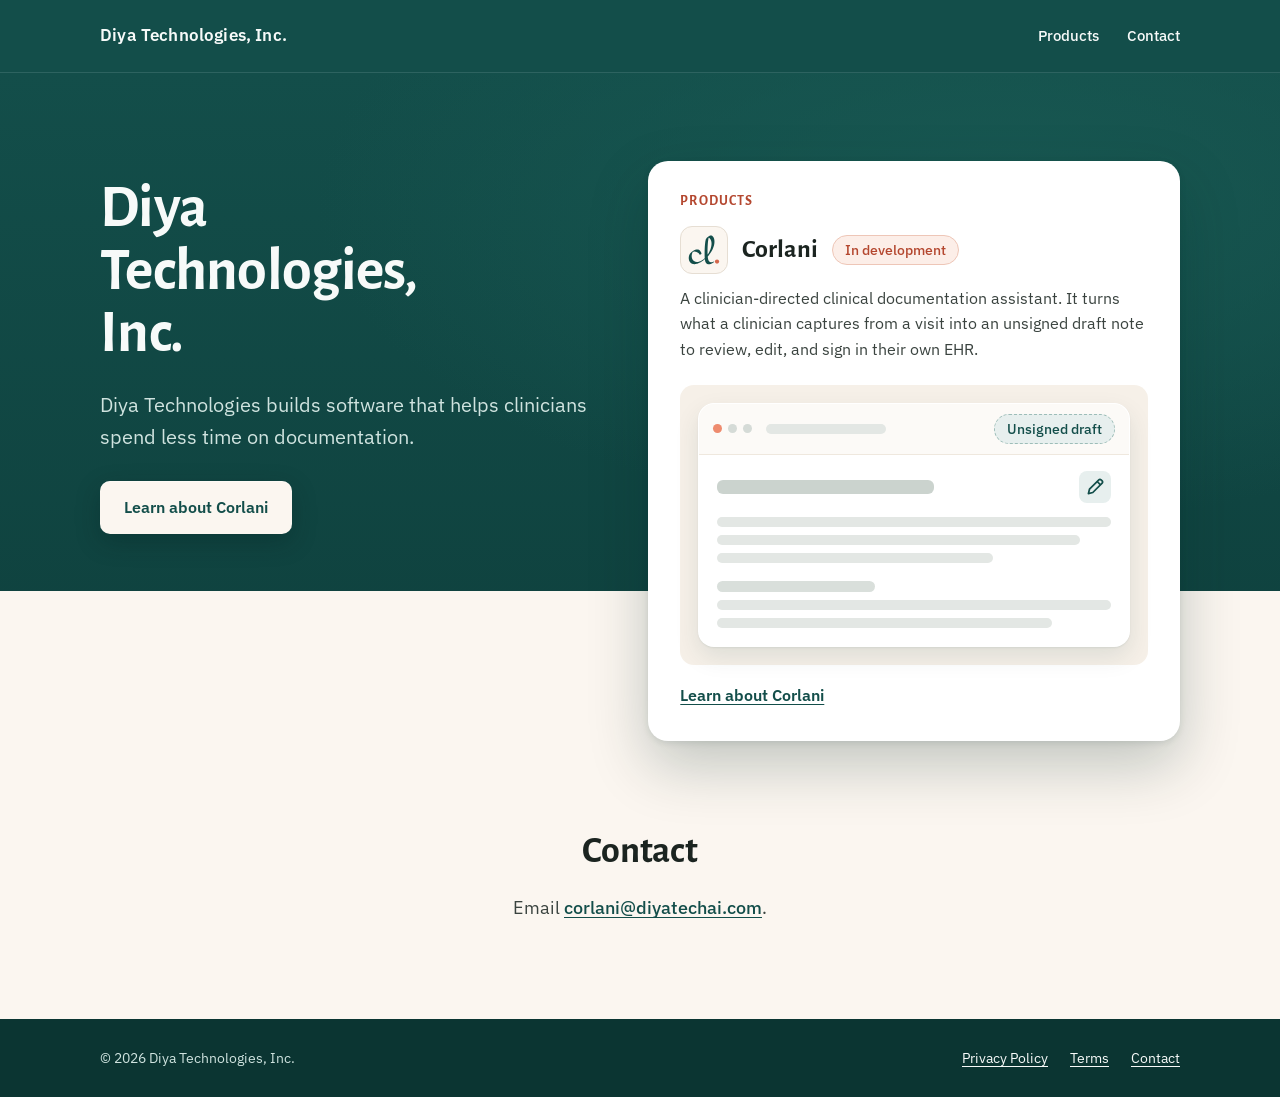
<file: index.html>
<!doctype html>
<html lang="en">
<head>
<meta charset="utf-8">
<meta name="viewport" content="width=device-width, initial-scale=1">
<title>Diya Technologies, Inc.</title>
<meta name="description" content="Diya Technologies, Inc. builds software that helps clinicians spend less time on documentation.">
<meta name="theme-color" content="#134E4A">
<link rel="icon" href="/corlani/logo/favicon.svg" type="image/svg+xml">
<link rel="icon" href="/corlani/logo/favicon-32.png" sizes="32x32" type="image/png">
<link rel="icon" href="/corlani/logo/favicon-16.png" sizes="16x16" type="image/png">
<link rel="icon" href="/corlani/logo/icon-512.png" sizes="512x512" type="image/png">
<link rel="apple-touch-icon" href="/corlani/logo/apple-touch-icon-180.png">
<link rel="preload" href="/corlani/fonts/ibm-plex-sans-latin-400-normal.woff2" as="font" type="font/woff2" crossorigin>
<link rel="preload" href="/corlani/fonts/alegreya-sans-latin-700-normal.woff2" as="font" type="font/woff2" crossorigin>
<link rel="stylesheet" href="/corlani/styles.css">
</head>
<body class="page-home">
<a class="skip" href="#main">Skip to content</a>
<header class="site-header">
  <div class="wrap">
    <div class="brand">
      <a class="company" href="/">Diya Technologies, Inc.</a>
    </div>
    <nav class="nav" aria-label="Primary">
      <a href="#products">Products</a>
      <a href="mailto:corlani@diyatechai.com">Contact</a>
    </nav>
  </div>
</header>

<main id="main">
  <div class="hero-band">
    <div class="wrap hero home-hero">
      <div class="hero-copy">
        <h1>Diya Technologies, Inc.</h1>
        <p class="lede">Diya Technologies builds software that helps clinicians spend less time on documentation.</p>
        <div class="actions">
          <a class="btn" href="/corlani/">Learn about Corlani</a>
        </div>
      </div>
      <section id="products" class="hero-visual" aria-labelledby="products-h">
        <div class="tile">
          <h2 id="products-h" class="eyebrow-h">Products</h2>
          <div class="product-top">
            <span class="tile-mark"><svg data-logo="corlani-mark" class="mark-svg" viewBox="5 1 90 90" aria-hidden="true" focusable="false"><path fill-rule="evenodd" d="M12.14 57.11L11.28 58.78L10.61 60.55L10.11 62.39L9.78 64.28L9.63 66.21L9.66 68.53L9.86 70.46L10.32 72.71L10.84 74.37L11.53 75.90L12.36 77.30L13.33 78.57L14.42 79.69L15.01 80.20L15.84 80.81L17.18 81.62L18.85 82.37L20.48 82.89L22.06 83.24L23.70 83.43L25.11 83.46L26.84 83.36L28.31 83.15L30.51 82.65L32.30 82.10L35.13 81.03L37.58 79.94L39.54 78.97L42.18 77.49L44.62 75.98L47.32 74.15L49.26 72.72L51.78 70.73L51.98 70.64L52.18 70.68L52.35 70.88L52.83 74.04L53.09 75.19L53.40 76.27L53.95 77.76L54.61 79.08L55.50 80.43L56.52 81.55L57.00 81.97L57.66 82.45L58.20 82.77L58.93 83.12L60.43 83.62L61.88 83.86L62.75 83.90L63.64 83.86L65.29 83.61L67.39 83.05L69.18 82.36L71.64 81.18L72.92 80.45L74.03 79.70L75.06 78.90L75.91 78.13L76.55 77.43L76.89 76.85L76.88 76.71L76.78 76.53L76.52 76.44L75.93 76.59L73.82 77.62L72.84 78.00L71.78 78.33L70.40 78.55L68.90 78.58L68.08 78.49L67.29 78.32L66.16 77.86L65.49 77.47L64.85 77.00L64.24 76.46L63.68 75.85L62.90 74.79L62.21 73.58L61.61 72.20L61.18 70.94L60.75 69.30L60.47 67.81L60.16 65.54L59.91 63.24L59.93 63.08L60.01 62.94L61.83 60.90L63.11 59.38L65.56 56.21L67.84 52.89L69.99 49.37L70.98 47.60L71.91 45.79L72.79 43.96L73.60 42.11L74.35 40.22L75.04 38.32L76.03 35.11L76.52 33.16L76.94 31.20L77.28 29.23L77.51 27.53L77.64 26.00L77.71 24.14L77.69 22.70L77.61 21.32L77.47 19.98L77.18 18.29L76.90 17.08L76.45 15.57L76.05 14.51L75.46 13.20L74.80 12.02L74.08 10.96L73.30 10.03L72.28 9.08L71.21 8.34L70.31 7.93L69.06 7.57L68.15 7.48L67.25 7.57L65.87 7.93L64.25 8.65L62.66 9.56L61.01 10.69L59.42 11.95L58.03 13.23L56.72 14.71L55.60 16.42L54.93 17.71L54.62 18.46L54.11 20.61L53.63 23.15L53.21 26.01L52.88 28.60L52.54 31.92L52.25 35.42L52.01 39.06L51.69 46.58L51.58 54.47L51.68 61.02L51.82 64.36L52.01 67.44L51.90 67.66L50.15 69.33L48.35 70.86L47.12 71.82L45.89 72.70L44.93 73.32L44.00 73.88L42.66 74.60L40.72 75.51L37.60 76.68L36.17 77.11L34.15 77.46L32.42 77.59L30.45 77.54L28.55 77.27L27.51 77.02L26.86 76.81L25.88 76.43L24.95 75.98L23.40 75.03L22.58 74.39L22.00 73.87L21.27 73.13L20.76 72.52L20.13 71.67L19.69 70.98L19.17 70.02L18.82 69.25L18.42 68.19L18.09 67.07L17.77 65.64L17.59 64.54L17.44 63.17L17.39 62.06L17.40 61.06L17.50 59.69L17.70 58.33L17.98 57.00L18.35 55.69L18.72 54.67L19.26 53.43L19.88 52.25L20.52 51.32L20.86 50.93L22.17 50.50L23.10 50.33L24.37 50.23L25.68 50.27L27.02 50.46L28.78 50.88L30.28 51.34L31.62 51.87L32.93 52.51L34.03 53.16L35.08 53.92L35.91 54.65L36.68 55.47L37.36 56.37L37.98 57.40L38.56 58.64L38.79 58.80L39.30 58.70L39.89 58.43L40.61 58.01L41.37 57.49L42.10 56.93L42.70 56.39L43.18 55.85L43.38 55.52L43.40 55.25L42.95 54.08L41.78 51.48L41.15 50.31L40.48 49.23L39.42 47.80L38.39 46.73L37.27 45.86L36.68 45.50L36.06 45.20L34.72 44.75L33.37 44.48L31.88 44.36L30.44 44.42L29.21 44.63L27.07 45.19L25.72 45.69L23.97 46.50L21.82 47.71L19.91 48.98L18.08 50.37L17.25 51.06L15.67 52.52L14.05 54.30L13.09 55.58ZM59.47 55.95L59.35 50.05L59.40 43.34L59.63 36.68L60.00 30.56L60.57 24.27L61.24 19.20L61.69 16.55L62.20 14.25L62.35 13.77L62.44 13.68L62.63 13.63L63.23 13.87L64.09 14.40L64.93 15.08L65.74 15.90L66.50 16.86L67.20 17.94L67.85 19.16L68.29 20.15L68.80 21.58L69.14 22.73L69.50 24.34L69.70 25.62L69.85 26.96L69.93 28.34L69.94 29.87L69.85 31.37L69.70 32.91L69.31 35.41L68.92 37.37L68.45 39.32L67.91 41.26L67.29 43.18L66.60 45.09L65.85 46.97L64.46 50.05L62.90 53.06L61.23 55.93L60.18 57.55L59.95 57.71L59.69 57.66L59.54 57.45Z" class="logo-ink" fill="currentColor"/><circle cx="84.5" cy="76.5" r="5.6" class="logo-dot"/></svg></span>
            <h3>Corlani</h3>
            <span class="tag">In development</span>
          </div>
          <p>A clinician-directed clinical documentation assistant. It turns what a clinician captures from a visit into an unsigned draft note to review, edit, and sign in their own EHR.</p>
          <div class="tile-visual">
<div class="mock mini" aria-hidden="true">
  <div class="mock-top"><span class="dots"><i></i><i></i><i></i></span><span class="sk w30"></span><span class="badge">Unsigned draft</span></div>
  <div class="mock-main">
    <div class="mock-head"><span class="sk hd w55"></span><svg class="mock-icon" viewBox="0 0 20 20" aria-hidden="true"><path d="M4 16l1-4 8.5-8.5a1.4 1.4 0 0 1 2 0l1 1a1.4 1.4 0 0 1 0 2L8 15l-4 1z" fill="none" stroke="currentColor" stroke-width="1.6" stroke-linejoin="round"/><path d="M12 5l3 3" fill="none" stroke="currentColor" stroke-width="1.6"/></svg></div>
    <span class="sk w100"></span><span class="sk w92"></span><span class="sk w70"></span>
    <span class="sk sub w40"></span>
    <span class="sk w100"></span><span class="sk w85"></span>
  </div>
</div>
          </div>
          <p class="product-link"><a href="/corlani/">Learn about Corlani</a></p>
        </div>
      </section>
    </div>
  </div>

  <section aria-labelledby="contact-h" class="band band-contact home-contact">
    <div class="wrap contact">
      <h2 id="contact-h">Contact</h2>
      <p>Email <a href="mailto:corlani@diyatechai.com">corlani@diyatechai.com</a>.</p>
    </div>
  </section>
</main>

<footer class="site-footer">
  <div class="wrap">
    <span>&copy; 2026 Diya Technologies, Inc.</span>
    <nav aria-label="Legal">
      <a href="/corlani/privacy/">Privacy Policy</a>
      <a href="/corlani/terms/">Terms</a>
      <a href="mailto:corlani@diyatechai.com">Contact</a>
    </nav>
  </div>
</footer>
</body>
</html>
</file>
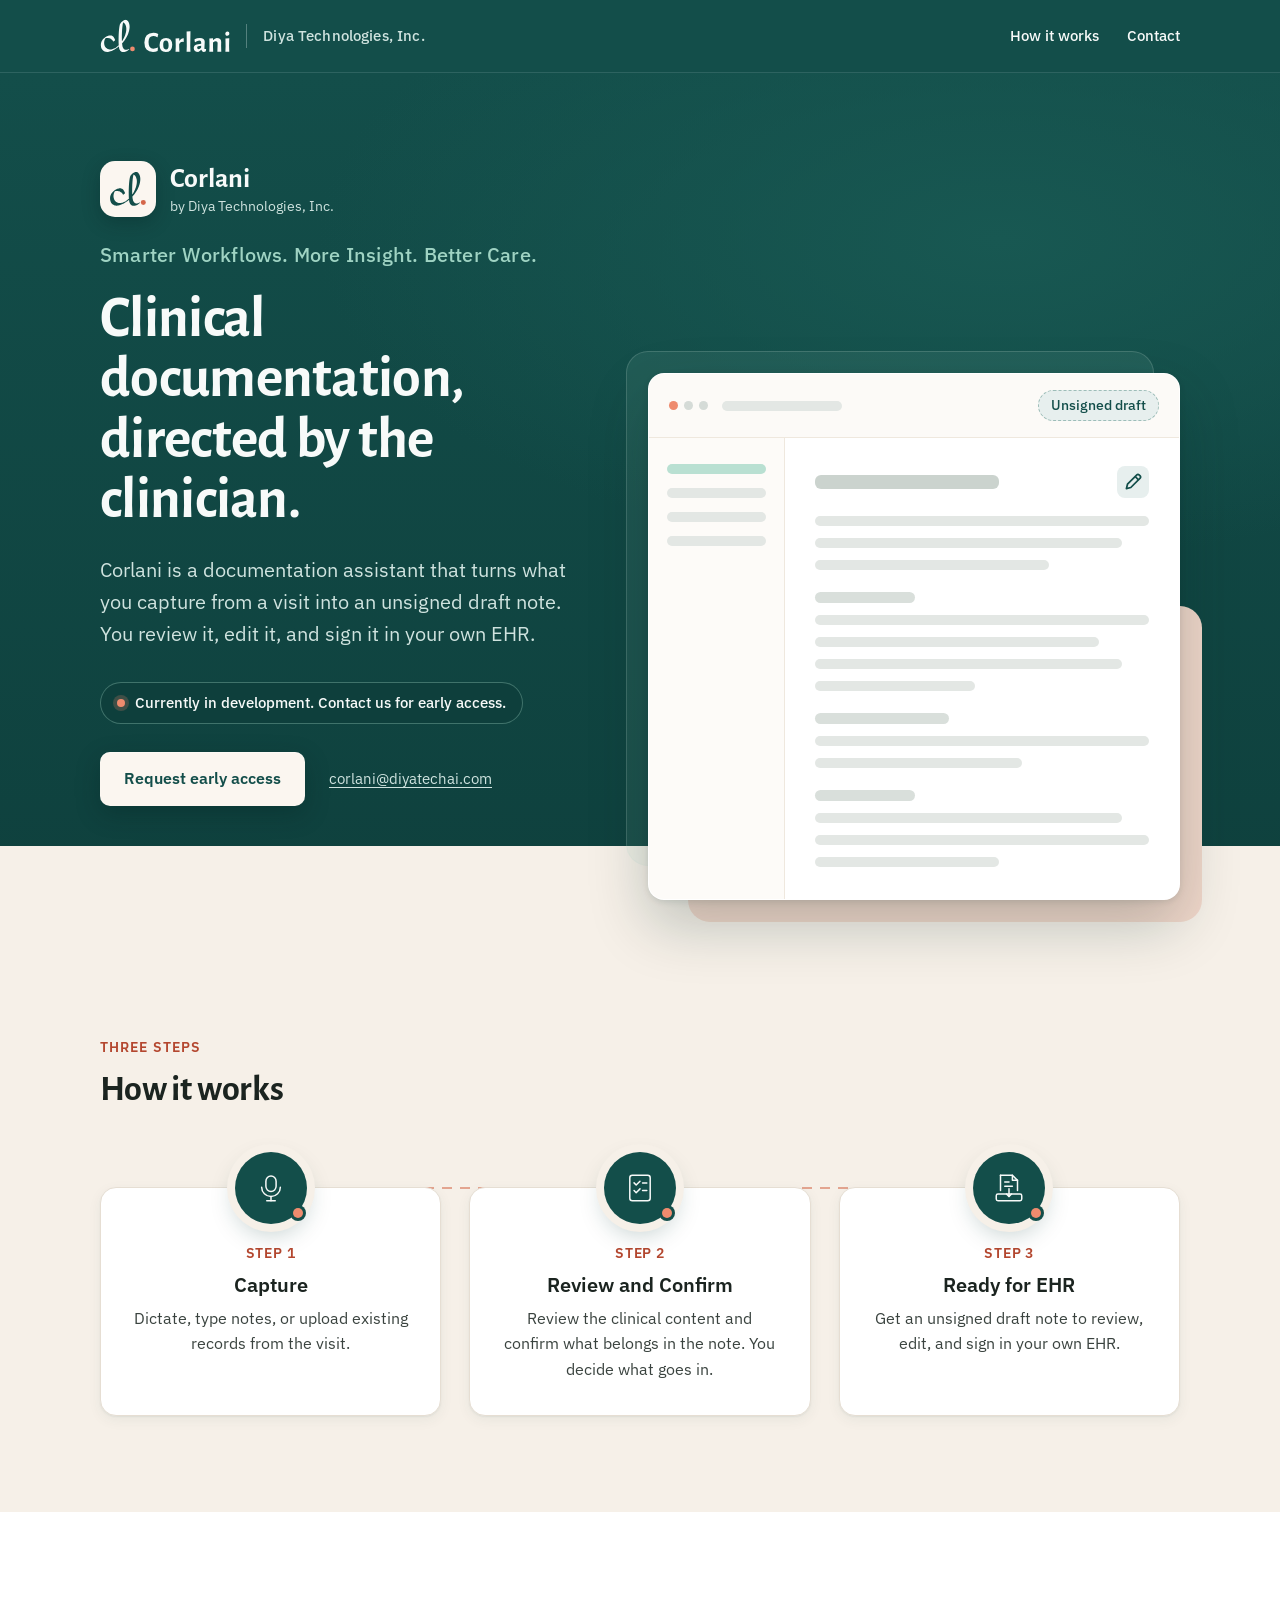
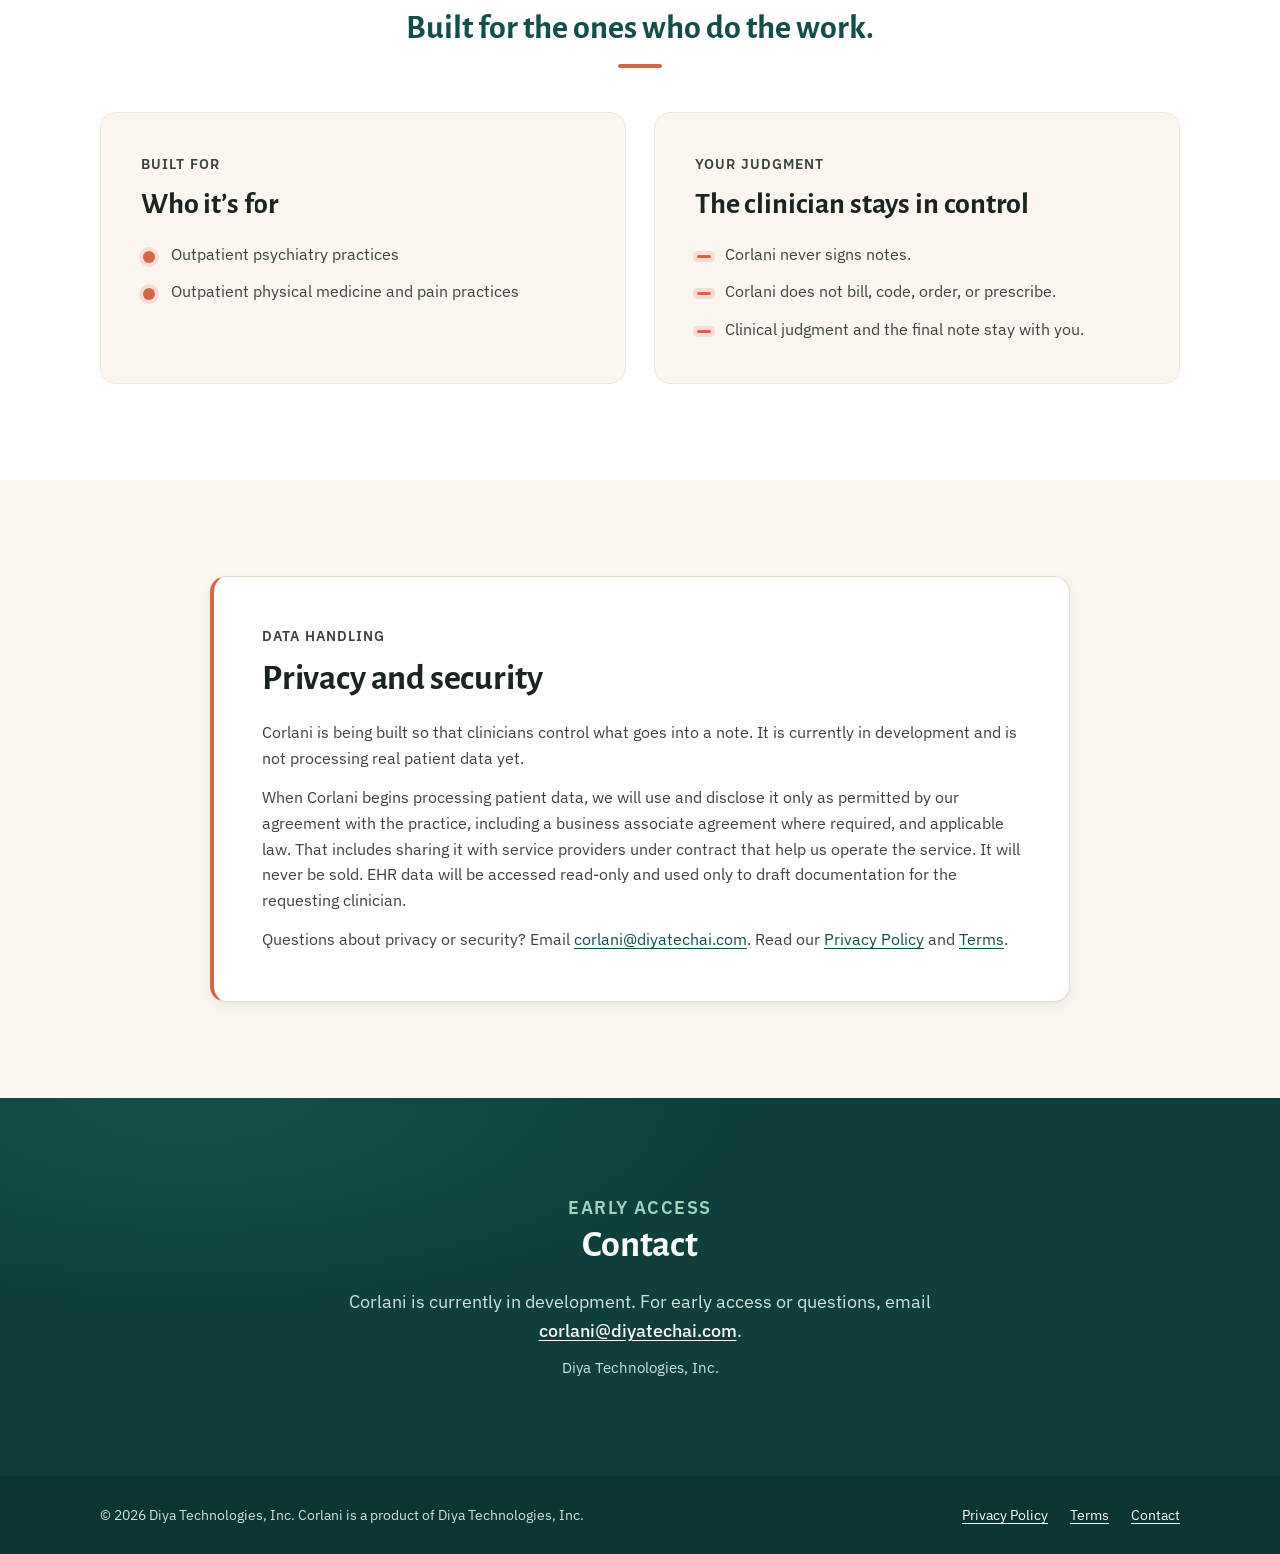
<file: avanta/index.html>
<!doctype html>
<html lang="en"><head><meta charset="utf-8">
<title>Corlani has moved</title>
<meta name="robots" content="noindex">
<link rel="canonical" href="https://diyatechai.com/corlani/">
<meta http-equiv="refresh" content="0; url=/corlani/">
<script>location.replace("/corlani/" + location.search + location.hash);</script>
</head><body style="font-family:sans-serif;background:#FBF6F0;color:#134E4A;padding:40px">
<p>This page has moved to <a href="/corlani/" style="color:#134E4A">diyatechai.com/corlani/</a>.</p>
</body></html>
</file>
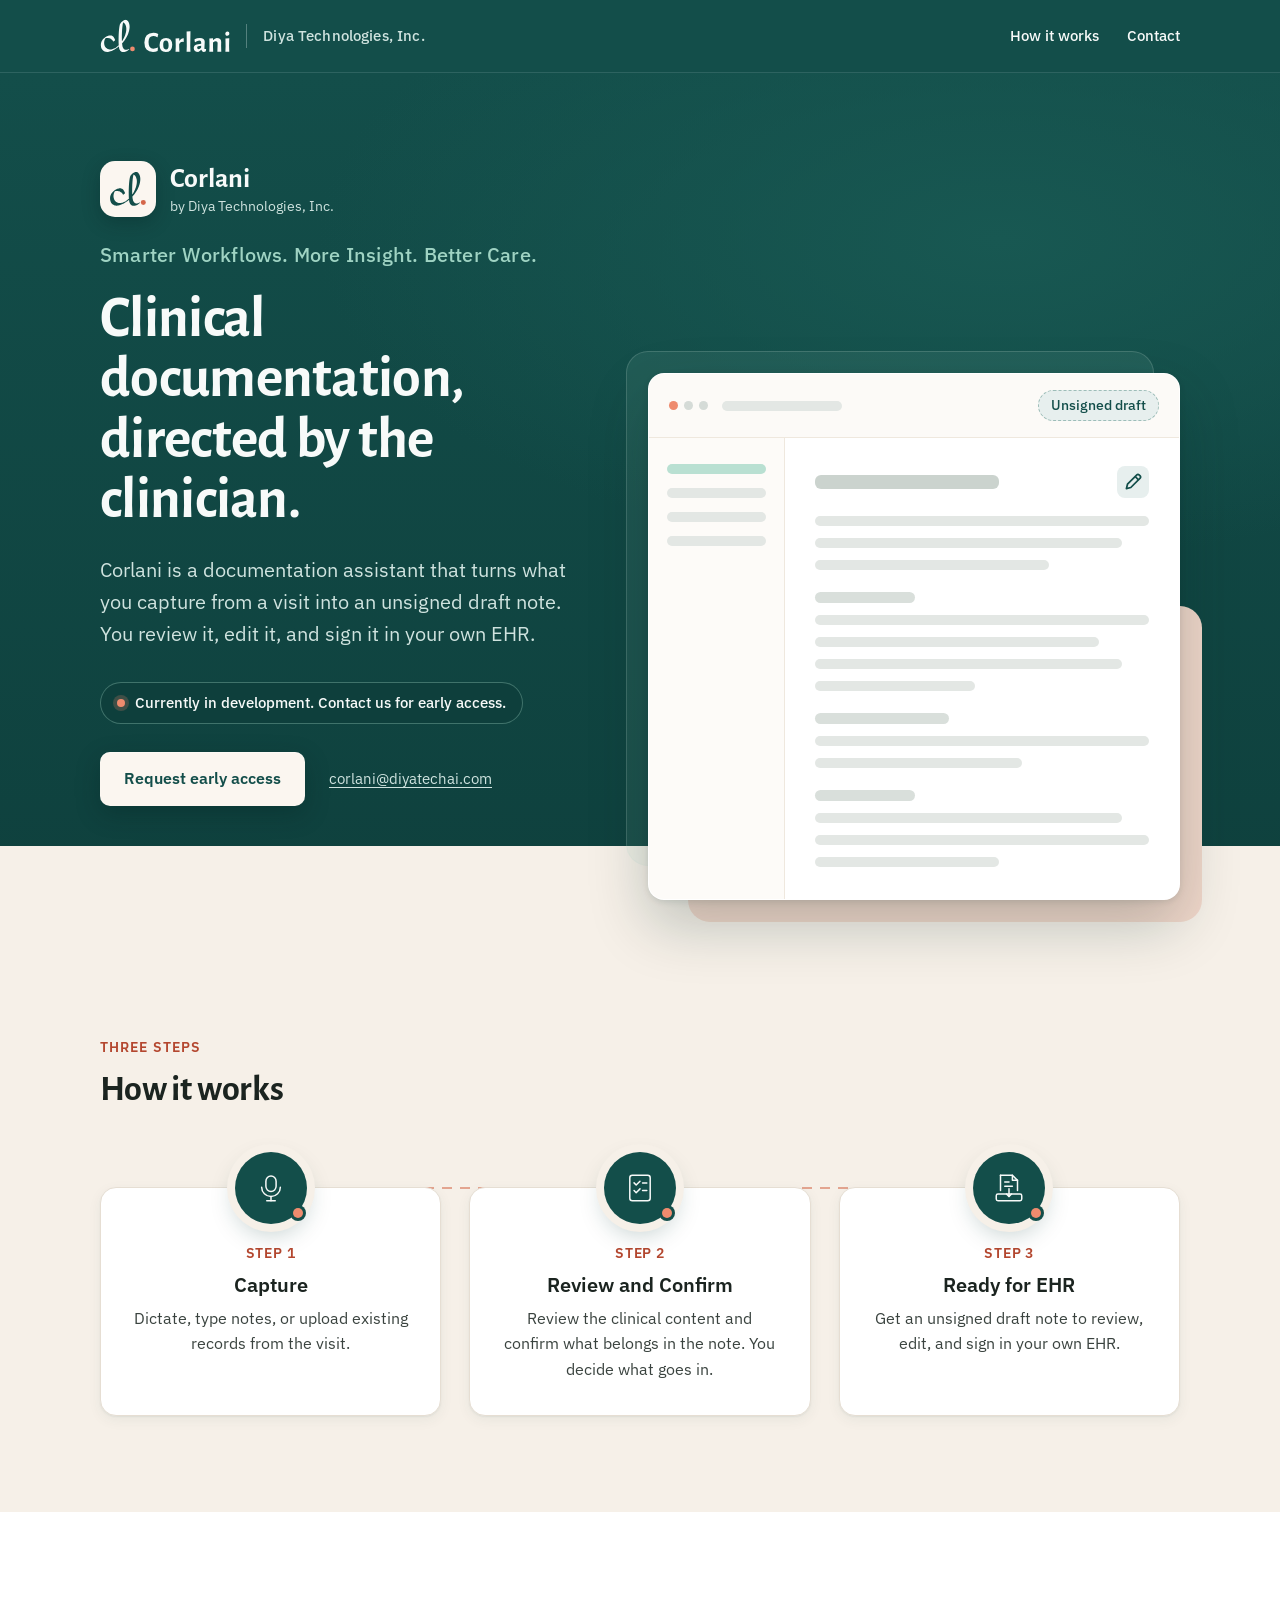
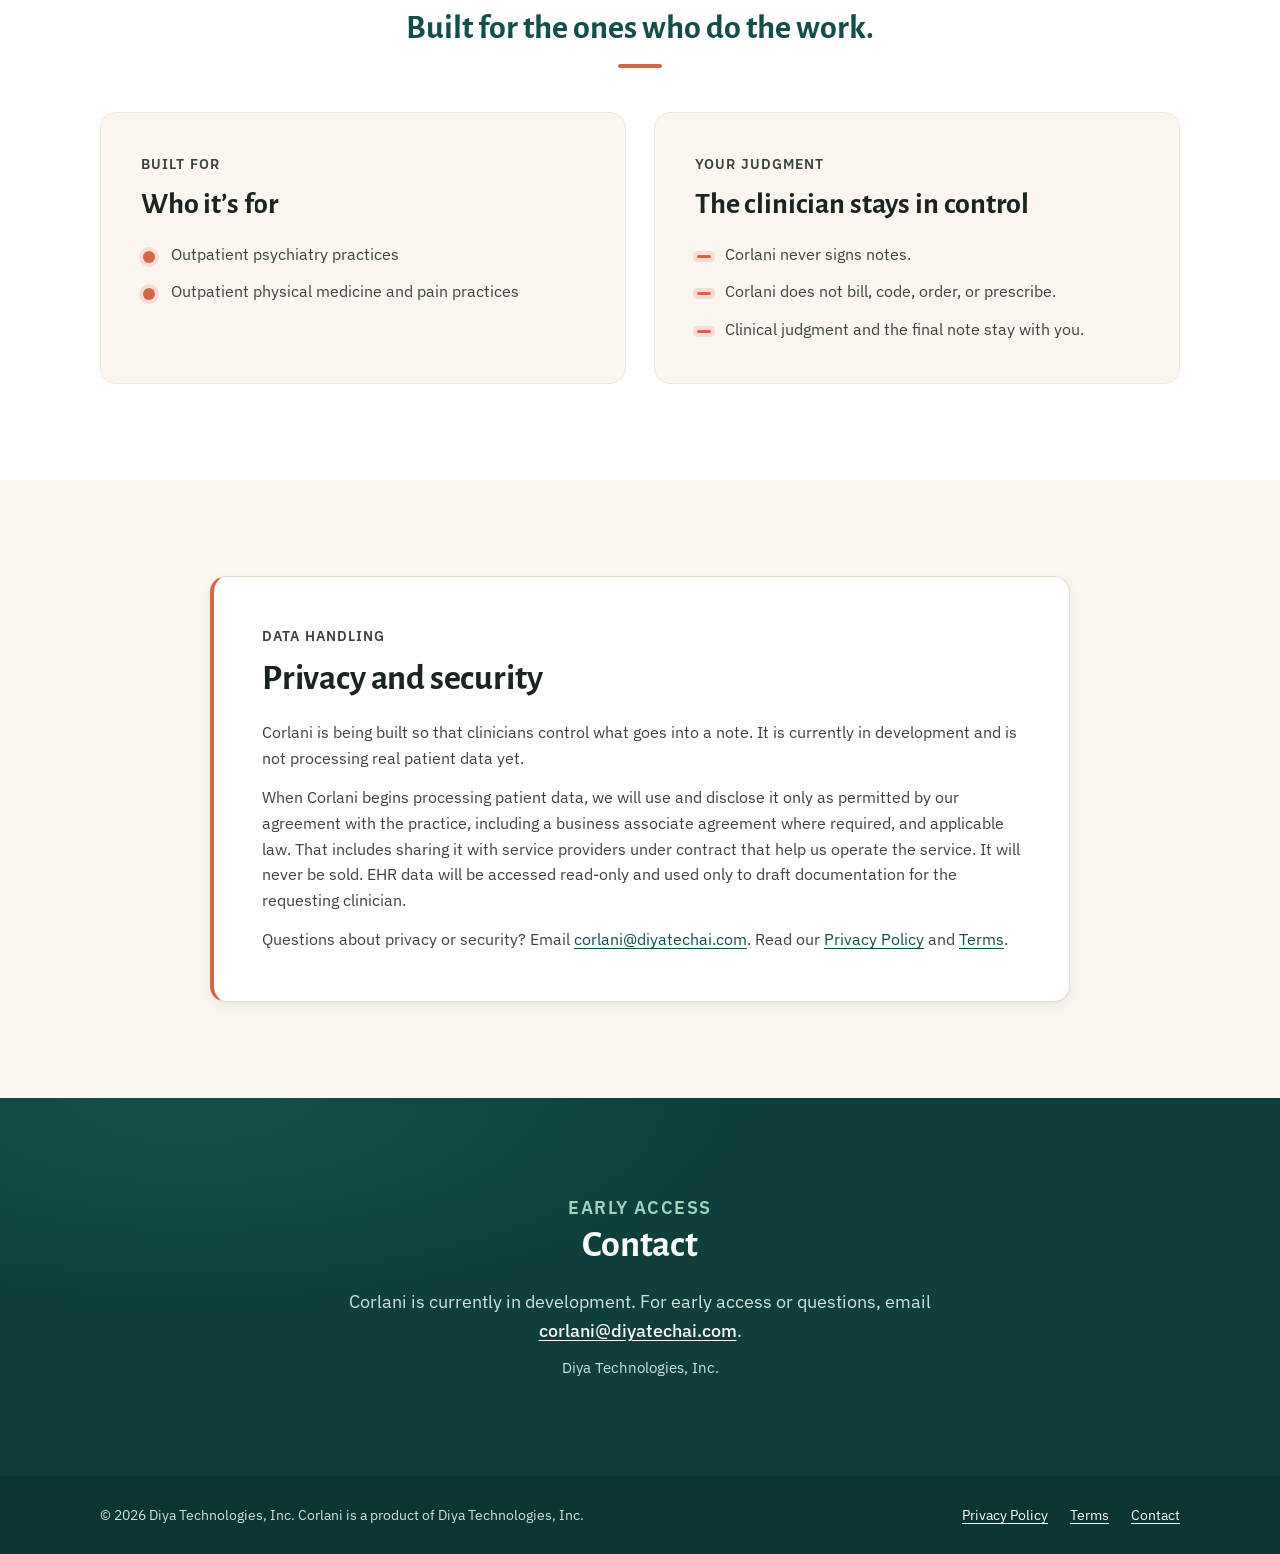
<file: corlani/index.html>
<!doctype html>
<html lang="en">
<head>
<meta charset="utf-8">
<meta name="viewport" content="width=device-width, initial-scale=1">
<title>Corlani | Diya Technologies, Inc.</title>
<meta name="description" content="Corlani is a clinician-directed clinical documentation assistant from Diya Technologies, Inc. It prepares unsigned draft notes that clinicians review, edit, and sign in their own EHR. Currently in development.">
<meta name="theme-color" content="#134E4A">
<link rel="icon" href="/corlani/logo/favicon.svg" type="image/svg+xml">
<link rel="icon" href="/corlani/logo/favicon-32.png" sizes="32x32" type="image/png">
<link rel="icon" href="/corlani/logo/favicon-16.png" sizes="16x16" type="image/png">
<link rel="icon" href="/corlani/logo/icon-512.png" sizes="512x512" type="image/png">
<link rel="apple-touch-icon" href="/corlani/logo/apple-touch-icon-180.png">
<link rel="preload" href="/corlani/fonts/ibm-plex-sans-latin-400-normal.woff2" as="font" type="font/woff2" crossorigin>
<link rel="preload" href="/corlani/fonts/alegreya-sans-latin-700-normal.woff2" as="font" type="font/woff2" crossorigin>
<link rel="stylesheet" href="/corlani/styles.css">
</head>
<body class="page-avanta">
<a class="skip" href="#main">Skip to content</a>
<header class="site-header">
  <div class="wrap">
    <div class="brand">
      <a class="logo" href="/corlani/" aria-label="Corlani"><svg data-logo="corlani-lockup" class="logo-svg" viewBox="55 55 447.4 116.8" role="img" aria-label="Corlani" focusable="false"><g transform="translate(57.96 57.96)"><g transform="translate(-13.94 -10.85) scale(1.4497)"><path fill-rule="evenodd" d="M12.14 57.11L11.28 58.78L10.61 60.55L10.11 62.39L9.78 64.28L9.63 66.21L9.66 68.53L9.86 70.46L10.32 72.71L10.84 74.37L11.53 75.90L12.36 77.30L13.33 78.57L14.42 79.69L15.01 80.20L15.84 80.81L17.18 81.62L18.85 82.37L20.48 82.89L22.06 83.24L23.70 83.43L25.11 83.46L26.84 83.36L28.31 83.15L30.51 82.65L32.30 82.10L35.13 81.03L37.58 79.94L39.54 78.97L42.18 77.49L44.62 75.98L47.32 74.15L49.26 72.72L51.78 70.73L51.98 70.64L52.18 70.68L52.35 70.88L52.83 74.04L53.09 75.19L53.40 76.27L53.95 77.76L54.61 79.08L55.50 80.43L56.52 81.55L57.00 81.97L57.66 82.45L58.20 82.77L58.93 83.12L60.43 83.62L61.88 83.86L62.75 83.90L63.64 83.86L65.29 83.61L67.39 83.05L69.18 82.36L71.64 81.18L72.92 80.45L74.03 79.70L75.06 78.90L75.91 78.13L76.55 77.43L76.89 76.85L76.88 76.71L76.78 76.53L76.52 76.44L75.93 76.59L73.82 77.62L72.84 78.00L71.78 78.33L70.40 78.55L68.90 78.58L68.08 78.49L67.29 78.32L66.16 77.86L65.49 77.47L64.85 77.00L64.24 76.46L63.68 75.85L62.90 74.79L62.21 73.58L61.61 72.20L61.18 70.94L60.75 69.30L60.47 67.81L60.16 65.54L59.91 63.24L59.93 63.08L60.01 62.94L61.83 60.90L63.11 59.38L65.56 56.21L67.84 52.89L69.99 49.37L70.98 47.60L71.91 45.79L72.79 43.96L73.60 42.11L74.35 40.22L75.04 38.32L76.03 35.11L76.52 33.16L76.94 31.20L77.28 29.23L77.51 27.53L77.64 26.00L77.71 24.14L77.69 22.70L77.61 21.32L77.47 19.98L77.18 18.29L76.90 17.08L76.45 15.57L76.05 14.51L75.46 13.20L74.80 12.02L74.08 10.96L73.30 10.03L72.28 9.08L71.21 8.34L70.31 7.93L69.06 7.57L68.15 7.48L67.25 7.57L65.87 7.93L64.25 8.65L62.66 9.56L61.01 10.69L59.42 11.95L58.03 13.23L56.72 14.71L55.60 16.42L54.93 17.71L54.62 18.46L54.11 20.61L53.63 23.15L53.21 26.01L52.88 28.60L52.54 31.92L52.25 35.42L52.01 39.06L51.69 46.58L51.58 54.47L51.68 61.02L51.82 64.36L52.01 67.44L51.90 67.66L50.15 69.33L48.35 70.86L47.12 71.82L45.89 72.70L44.93 73.32L44.00 73.88L42.66 74.60L40.72 75.51L37.60 76.68L36.17 77.11L34.15 77.46L32.42 77.59L30.45 77.54L28.55 77.27L27.51 77.02L26.86 76.81L25.88 76.43L24.95 75.98L23.40 75.03L22.58 74.39L22.00 73.87L21.27 73.13L20.76 72.52L20.13 71.67L19.69 70.98L19.17 70.02L18.82 69.25L18.42 68.19L18.09 67.07L17.77 65.64L17.59 64.54L17.44 63.17L17.39 62.06L17.40 61.06L17.50 59.69L17.70 58.33L17.98 57.00L18.35 55.69L18.72 54.67L19.26 53.43L19.88 52.25L20.52 51.32L20.86 50.93L22.17 50.50L23.10 50.33L24.37 50.23L25.68 50.27L27.02 50.46L28.78 50.88L30.28 51.34L31.62 51.87L32.93 52.51L34.03 53.16L35.08 53.92L35.91 54.65L36.68 55.47L37.36 56.37L37.98 57.40L38.56 58.64L38.79 58.80L39.30 58.70L39.89 58.43L40.61 58.01L41.37 57.49L42.10 56.93L42.70 56.39L43.18 55.85L43.38 55.52L43.40 55.25L42.95 54.08L41.78 51.48L41.15 50.31L40.48 49.23L39.42 47.80L38.39 46.73L37.27 45.86L36.68 45.50L36.06 45.20L34.72 44.75L33.37 44.48L31.88 44.36L30.44 44.42L29.21 44.63L27.07 45.19L25.72 45.69L23.97 46.50L21.82 47.71L19.91 48.98L18.08 50.37L17.25 51.06L15.67 52.52L14.05 54.30L13.09 55.58ZM59.47 55.95L59.35 50.05L59.40 43.34L59.63 36.68L60.00 30.56L60.57 24.27L61.24 19.20L61.69 16.55L62.20 14.25L62.35 13.77L62.44 13.68L62.63 13.63L63.23 13.87L64.09 14.40L64.93 15.08L65.74 15.90L66.50 16.86L67.20 17.94L67.85 19.16L68.29 20.15L68.80 21.58L69.14 22.73L69.50 24.34L69.70 25.62L69.85 26.96L69.93 28.34L69.94 29.87L69.85 31.37L69.70 32.91L69.31 35.41L68.92 37.37L68.45 39.32L67.91 41.26L67.29 43.18L66.60 45.09L65.85 46.97L64.46 50.05L62.90 53.06L61.23 55.93L60.18 57.55L59.95 57.71L59.69 57.66L59.54 57.45Z" class="logo-ink" fill="currentColor"/><circle cx="84.5" cy="76.5" r="5.6" class="logo-dot"/></g><path d="M197.17761961457626 48.18 194.77761961457625 59.480000000000004 193.67761961457626 59.980000000000004Q190.67761961457626 57.88 187.07761961457626 56.68000000000001Q183.47761961457627 55.480000000000004 179.67761961457626 55.480000000000004Q163.77761961457625 55.480000000000004 163.77761961457625 76.38Q163.77761961457625 87.68 167.92761961457626 93.33000000000001Q172.07761961457626 98.98 180.07761961457626 98.98Q183.77761961457625 98.98 187.72761961457627 97.83000000000001Q191.67761961457626 96.68 194.87761961457625 94.68L196.07761961457626 95.38L194.97761961457627 106.88000000000001Q187.37761961457625 110.38000000000001 178.97761961457627 110.38000000000001Q164.57761961457626 110.38000000000001 157.02761961457628 101.98Q149.47761961457627 93.58 149.47761961457627 77.88Q149.47761961457627 61.88 157.52761961457628 53.08Q165.57761961457626 44.28 180.27761961457625 44.28Q189.67761961457626 44.28 197.17761961457626 48.18ZM245.17761961457626 85.38Q245.17761961457626 97.58 239.37761961457625 104.03Q233.57761961457626 110.48 222.67761961457626 110.48Q212.47761961457624 110.48 207.07761961457624 104.48Q201.67761961457626 98.48 201.67761961457626 87.18Q201.67761961457626 74.98 207.47761961457627 68.53Q213.27761961457625 62.08 224.17761961457626 62.08Q234.37761961457625 62.08 239.77761961457625 68.08000000000001Q245.17761961457626 74.08000000000001 245.17761961457626 85.38ZM214.17761961457626 84.58Q214.17761961457626 93.78 216.37761961457625 97.68Q218.57761961457626 101.58 223.57761961457626 101.58Q228.37761961457625 101.58 230.52761961457625 98.43Q232.67761961457626 95.28 232.67761961457626 88.08Q232.67761961457626 78.98 230.42761961457626 75.03Q228.17761961457626 71.08 223.27761961457625 71.08Q218.47761961457627 71.08 216.32761961457626 74.28Q214.17761961457626 77.48 214.17761961457626 84.58ZM284.67761961457626 63.08V75.38L283.2776196145762 75.88Q281.57761961457624 75.18 279.57761961457624 75.18Q273.7776196145762 75.18 269.07761961457624 82.68V88.98L269.7776196145762 109.48H256.47761961457627L257.2776196145762 90.28L256.67761961457626 63.88L269.2776196145762 62.78L269.17761961457626 71.88H269.97761961457627Q274.87761961457625 62.88 282.17761961457626 62.88Q283.07761961457624 62.88 284.67761961457626 63.08ZM307.0776196145763 88.98 307.7776196145763 109.48H294.47761961457627L295.17761961457626 90.18L294.5776196145763 40.28L307.87761961457625 39.28ZM356.8776196145763 75.18Q356.8776196145763 76.98 356.2776196145763 86.58Q356.1776196145763 89.38 355.97761961457627 92.33Q355.7776196145763 95.28 355.7776196145763 97.38Q355.7776196145763 99.08 356.2776196145763 99.73Q356.7776196145763 100.38000000000001 358.0776196145763 100.38000000000001Q359.0776196145763 100.38000000000001 360.6776196145763 99.98L361.6776196145763 100.78L360.47761961457627 107.78Q357.2776196145763 109.88000000000001 353.1776196145763 110.28Q350.1776196145763 109.98 348.1776196145763 108.13Q346.1776196145763 106.28 345.47761961457627 102.98H344.7776196145763Q339.7776196145763 108.28 334.47761961457627 110.38000000000001Q327.2776196145763 110.28 323.1776196145763 106.58000000000001Q319.0776196145763 102.88000000000001 319.0776196145763 96.48Q319.0776196145763 91.48 321.6276196145763 88.63Q324.1776196145763 85.78 329.3776196145763 84.78L344.6776196145763 81.88V77.78Q344.6776196145763 71.28 338.2776196145763 71.28Q335.1776196145763 71.28 331.72761961457627 72.68Q328.2776196145763 74.08000000000001 323.97761961457627 77.08000000000001L322.97761961457627 76.48L321.47761961457627 67.68Q325.7776196145763 64.98 330.6776196145763 63.53Q335.5776196145763 62.08 340.47761961457627 62.08Q348.1776196145763 62.08 352.52761961457634 65.53Q356.8776196145763 68.98 356.8776196145763 75.18ZM333.97761961457627 90.88Q332.3776196145763 91.28 331.6276196145763 92.23Q330.8776196145763 93.18 330.8776196145763 95.08Q330.8776196145763 97.68 332.27761961457634 99.13Q333.6776196145763 100.58 336.1776196145763 100.58Q340.0776196145763 100.58 344.3776196145763 95.98L344.5776196145763 88.58ZM401.0776196145763 80.48Q401.1776196145763 76.98 399.52761961457634 75.03Q397.8776196145763 73.08000000000001 394.7776196145763 73.08000000000001Q390.2776196145763 73.08000000000001 385.1776196145763 77.38V88.98L385.7776196145763 109.48H372.4776196145763L373.1776196145763 90.28L372.6776196145763 63.88L385.2776196145763 62.78V69.58H385.9776196145763Q391.4776196145763 64.58 397.9776196145763 62.38Q405.5776196145763 62.38 409.5776196145763 65.83Q413.5776196145763 69.28 413.3776196145763 75.78L413.0776196145763 89.08L413.6776196145763 109.48H400.2776196145763ZM428.4776196145763 90.28 427.9776196145763 63.88 441.07761961457635 62.78 440.4776196145763 88.98 441.07761961457635 109.48H427.77761961457634ZM441.3776196145763 46.980000000000004Q441.3776196145763 50.38 439.47761961457627 52.38Q437.5776196145763 54.38 434.27761961457634 54.38Q430.9776196145763 54.38 429.2276196145763 52.58Q427.4776196145763 50.78 427.4776196145763 47.480000000000004Q427.4776196145763 44.18000000000001 429.4276196145763 42.18000000000001Q431.3776196145763 40.18000000000001 434.77761961457634 40.18000000000001Q437.8776196145763 40.18000000000001 439.6276196145763 41.980000000000004Q441.3776196145763 43.78 441.3776196145763 46.980000000000004Z" class="logo-ink" fill="currentColor"/></g></svg></a>
      <span class="brand-sep" aria-hidden="true"></span>
      <a class="company" href="/">Diya Technologies, Inc.</a>
    </div>
    <nav class="nav" aria-label="Primary">
      <a href="#how">How it works</a>
      <a href="#contact">Contact</a>
    </nav>
  </div>
</header>

<main id="main">
  <div class="hero-band">
    <div class="wrap hero">
      <div class="hero-copy">
        <p class="wordmark"><span class="wm-mark"><svg data-logo="corlani-mark" class="mark-svg" viewBox="5 1 90 90" aria-hidden="true" focusable="false"><path fill-rule="evenodd" d="M12.14 57.11L11.28 58.78L10.61 60.55L10.11 62.39L9.78 64.28L9.63 66.21L9.66 68.53L9.86 70.46L10.32 72.71L10.84 74.37L11.53 75.90L12.36 77.30L13.33 78.57L14.42 79.69L15.01 80.20L15.84 80.81L17.18 81.62L18.85 82.37L20.48 82.89L22.06 83.24L23.70 83.43L25.11 83.46L26.84 83.36L28.31 83.15L30.51 82.65L32.30 82.10L35.13 81.03L37.58 79.94L39.54 78.97L42.18 77.49L44.62 75.98L47.32 74.15L49.26 72.72L51.78 70.73L51.98 70.64L52.18 70.68L52.35 70.88L52.83 74.04L53.09 75.19L53.40 76.27L53.95 77.76L54.61 79.08L55.50 80.43L56.52 81.55L57.00 81.97L57.66 82.45L58.20 82.77L58.93 83.12L60.43 83.62L61.88 83.86L62.75 83.90L63.64 83.86L65.29 83.61L67.39 83.05L69.18 82.36L71.64 81.18L72.92 80.45L74.03 79.70L75.06 78.90L75.91 78.13L76.55 77.43L76.89 76.85L76.88 76.71L76.78 76.53L76.52 76.44L75.93 76.59L73.82 77.62L72.84 78.00L71.78 78.33L70.40 78.55L68.90 78.58L68.08 78.49L67.29 78.32L66.16 77.86L65.49 77.47L64.85 77.00L64.24 76.46L63.68 75.85L62.90 74.79L62.21 73.58L61.61 72.20L61.18 70.94L60.75 69.30L60.47 67.81L60.16 65.54L59.91 63.24L59.93 63.08L60.01 62.94L61.83 60.90L63.11 59.38L65.56 56.21L67.84 52.89L69.99 49.37L70.98 47.60L71.91 45.79L72.79 43.96L73.60 42.11L74.35 40.22L75.04 38.32L76.03 35.11L76.52 33.16L76.94 31.20L77.28 29.23L77.51 27.53L77.64 26.00L77.71 24.14L77.69 22.70L77.61 21.32L77.47 19.98L77.18 18.29L76.90 17.08L76.45 15.57L76.05 14.51L75.46 13.20L74.80 12.02L74.08 10.96L73.30 10.03L72.28 9.08L71.21 8.34L70.31 7.93L69.06 7.57L68.15 7.48L67.25 7.57L65.87 7.93L64.25 8.65L62.66 9.56L61.01 10.69L59.42 11.95L58.03 13.23L56.72 14.71L55.60 16.42L54.93 17.71L54.62 18.46L54.11 20.61L53.63 23.15L53.21 26.01L52.88 28.60L52.54 31.92L52.25 35.42L52.01 39.06L51.69 46.58L51.58 54.47L51.68 61.02L51.82 64.36L52.01 67.44L51.90 67.66L50.15 69.33L48.35 70.86L47.12 71.82L45.89 72.70L44.93 73.32L44.00 73.88L42.66 74.60L40.72 75.51L37.60 76.68L36.17 77.11L34.15 77.46L32.42 77.59L30.45 77.54L28.55 77.27L27.51 77.02L26.86 76.81L25.88 76.43L24.95 75.98L23.40 75.03L22.58 74.39L22.00 73.87L21.27 73.13L20.76 72.52L20.13 71.67L19.69 70.98L19.17 70.02L18.82 69.25L18.42 68.19L18.09 67.07L17.77 65.64L17.59 64.54L17.44 63.17L17.39 62.06L17.40 61.06L17.50 59.69L17.70 58.33L17.98 57.00L18.35 55.69L18.72 54.67L19.26 53.43L19.88 52.25L20.52 51.32L20.86 50.93L22.17 50.50L23.10 50.33L24.37 50.23L25.68 50.27L27.02 50.46L28.78 50.88L30.28 51.34L31.62 51.87L32.93 52.51L34.03 53.16L35.08 53.92L35.91 54.65L36.68 55.47L37.36 56.37L37.98 57.40L38.56 58.64L38.79 58.80L39.30 58.70L39.89 58.43L40.61 58.01L41.37 57.49L42.10 56.93L42.70 56.39L43.18 55.85L43.38 55.52L43.40 55.25L42.95 54.08L41.78 51.48L41.15 50.31L40.48 49.23L39.42 47.80L38.39 46.73L37.27 45.86L36.68 45.50L36.06 45.20L34.72 44.75L33.37 44.48L31.88 44.36L30.44 44.42L29.21 44.63L27.07 45.19L25.72 45.69L23.97 46.50L21.82 47.71L19.91 48.98L18.08 50.37L17.25 51.06L15.67 52.52L14.05 54.30L13.09 55.58ZM59.47 55.95L59.35 50.05L59.40 43.34L59.63 36.68L60.00 30.56L60.57 24.27L61.24 19.20L61.69 16.55L62.20 14.25L62.35 13.77L62.44 13.68L62.63 13.63L63.23 13.87L64.09 14.40L64.93 15.08L65.74 15.90L66.50 16.86L67.20 17.94L67.85 19.16L68.29 20.15L68.80 21.58L69.14 22.73L69.50 24.34L69.70 25.62L69.85 26.96L69.93 28.34L69.94 29.87L69.85 31.37L69.70 32.91L69.31 35.41L68.92 37.37L68.45 39.32L67.91 41.26L67.29 43.18L66.60 45.09L65.85 46.97L64.46 50.05L62.90 53.06L61.23 55.93L60.18 57.55L59.95 57.71L59.69 57.66L59.54 57.45Z" class="logo-ink" fill="currentColor"/><circle cx="84.5" cy="76.5" r="5.6" class="logo-dot"/></svg></span><span class="wm-text">Corlani<span>by Diya Technologies, Inc.</span></span></p>
        <p class="tagline">Smarter Workflows. More Insight. Better Care.</p>
        <h1>Clinical documentation, directed by the clinician.</h1>
        <p class="lede">Corlani is a documentation assistant that turns what you capture from a visit into an unsigned draft note. You review it, edit it, and sign it in your own EHR.</p>
        <p class="status"><i aria-hidden="true"></i>Currently in development. Contact us for early access.</p>
        <div class="actions">
          <a class="btn" href="mailto:corlani@diyatechai.com?subject=Corlani%20early%20access">Request early access</a>
          <a class="mail" href="mailto:corlani@diyatechai.com">corlani@diyatechai.com</a>
        </div>
      </div>
      <div class="hero-visual">
        <div class="frame">
<div class="mock" aria-hidden="true">
  <div class="mock-top"><span class="dots"><i></i><i></i><i></i></span><span class="sk w30"></span><span class="badge">Unsigned draft</span></div>
  <div class="mock-body">
    <div class="mock-side"><span class="sk on"></span><span class="sk"></span><span class="sk"></span><span class="sk"></span></div>
    <div class="mock-main">
      <div class="mock-head"><span class="sk hd w55"></span><svg class="mock-icon" viewBox="0 0 20 20" aria-hidden="true"><path d="M4 16l1-4 8.5-8.5a1.4 1.4 0 0 1 2 0l1 1a1.4 1.4 0 0 1 0 2L8 15l-4 1z" fill="none" stroke="currentColor" stroke-width="1.6" stroke-linejoin="round"/><path d="M12 5l3 3" fill="none" stroke="currentColor" stroke-width="1.6"/></svg></div>
      <span class="sk w100"></span><span class="sk w92"></span><span class="sk w70"></span>
      <span class="sk sub w30"></span>
      <span class="sk w100"></span><span class="sk w85"></span><span class="sk w92"></span><span class="sk w48"></span>
      <span class="sk sub w40"></span>
      <span class="sk w100"></span><span class="sk w62"></span>
      <span class="sk sub w30"></span>
      <span class="sk w92"></span><span class="sk w100"></span><span class="sk w55"></span>
    </div>
  </div>
</div>
        </div>
      </div>
    </div>
  </div>

  <section id="how" class="band band-how" aria-labelledby="how-h">
    <div class="wrap">
      <p class="eyebrow">Three steps</p>
      <h2 id="how-h">How it works</h2>
      <ol class="steps">
        <li class="step">
          <div class="step-node"><span class="step-icon"><svg viewBox="0 0 40 40" fill="none" stroke="currentColor" stroke-width="1.75" stroke-linecap="round" stroke-linejoin="round" aria-hidden="true"><rect x="14" y="6" width="12" height="18" rx="6"/><path d="M9 19a11 11 0 0 0 22 0"/><path d="M20 30v5"/><path d="M15 35h10"/></svg></span></div>
          <span class="step-num">Step 1</span>
          <h3>Capture</h3>
          <p>Dictate, type notes, or upload existing records from the visit.</p>
        </li>
        <li class="step">
          <div class="step-node"><span class="step-icon"><svg viewBox="0 0 40 40" fill="none" stroke="currentColor" stroke-width="1.75" stroke-linecap="round" stroke-linejoin="round" aria-hidden="true"><rect x="8" y="5" width="24" height="30" rx="3"/><path d="M13 14l2.5 2.5L20 12"/><path d="M23 14h5"/><path d="M13 23l2.5 2.5L20 21"/><path d="M23 23h5"/></svg></span></div>
          <span class="step-num">Step 2</span>
          <h3>Review and Confirm</h3>
          <p>Review the clinical content and confirm what belongs in the note. You decide what goes in.</p>
        </li>
        <li class="step">
          <div class="step-node"><span class="step-icon"><svg viewBox="0 0 40 40" fill="none" stroke="currentColor" stroke-width="1.75" stroke-linecap="round" stroke-linejoin="round" aria-hidden="true"><path d="M10 5h14l6 6v12"/><path d="M24 5v6h6"/><path d="M10 5v18"/><path d="M15 13h5"/><path d="M15 18h9"/><rect x="5" y="27" width="30" height="8" rx="2"/><path d="M20 21v9"/><path d="M17 27l3 3 3-3"/></svg></span></div>
          <span class="step-num">Step 3</span>
          <h3>Ready for EHR</h3>
          <p>Get an unsigned draft note to review, edit, and sign in your own EHR.</p>
        </li>
      </ol>
    </div>
  </section>

  <section class="band band-who" aria-label="Who it is for and what it does not do">
    <div class="wrap">
      <p class="brandline">Built for the ones who do the work.</p>
      <div class="two">
        <div class="card who">
          <p class="eyebrow">Built for</p>
          <h2>Who it&rsquo;s for</h2>
          <ul>
            <li>Outpatient psychiatry practices</li>
            <li>Outpatient physical medicine and pain practices</li>
          </ul>
        </div>
        <div class="card control">
          <p class="eyebrow">Your judgment</p>
          <h2>The clinician stays in control</h2>
          <ul>
            <li>Corlani never signs notes.</li>
            <li>Corlani does not bill, code, order, or prescribe.</li>
            <li>Clinical judgment and the final note stay with you.</li>
          </ul>
        </div>
      </div>
    </div>
  </section>

  <section class="band band-privacy" aria-labelledby="privacy-h">
    <div class="wrap">
      <div class="card privacy">
        <p class="eyebrow">Data handling</p>
        <h2 id="privacy-h">Privacy and security</h2>
        <p>Corlani is being built so that clinicians control what goes into a note. It is currently in development and is not processing real patient data yet.</p>
        <p>When Corlani begins processing patient data, we will use and disclose it only as permitted by our agreement with the practice, including a business associate agreement where required, and applicable law. That includes sharing it with service providers under contract that help us operate the service. It will never be sold. EHR data will be accessed read-only and used only to draft documentation for the requesting clinician.</p>
        <p>Questions about privacy or security? Email <a href="mailto:corlani@diyatechai.com">corlani@diyatechai.com</a>. Read our <a href="/corlani/privacy/">Privacy Policy</a> and <a href="/corlani/terms/">Terms</a>.</p>
      </div>
    </div>
  </section>

  <section id="contact" class="band band-contact" aria-labelledby="contact-h">
    <div class="wrap contact">
      <p class="eyebrow">Early access</p>
      <h2 id="contact-h">Contact</h2>
      <p>Corlani is currently in development. For early access or questions, email <a href="mailto:corlani@diyatechai.com">corlani@diyatechai.com</a>.</p>
      <p>Diya Technologies, Inc.</p>
    </div>
  </section>
</main>

<footer class="site-footer">
  <div class="wrap">
    <span>&copy; 2026 Diya Technologies, Inc. Corlani is a product of Diya Technologies, Inc.</span>
    <nav aria-label="Legal">
      <a href="/corlani/privacy/">Privacy Policy</a>
      <a href="/corlani/terms/">Terms</a>
      <a href="mailto:corlani@diyatechai.com">Contact</a>
    </nav>
  </div>
</footer>
</body>
</html>
</file>
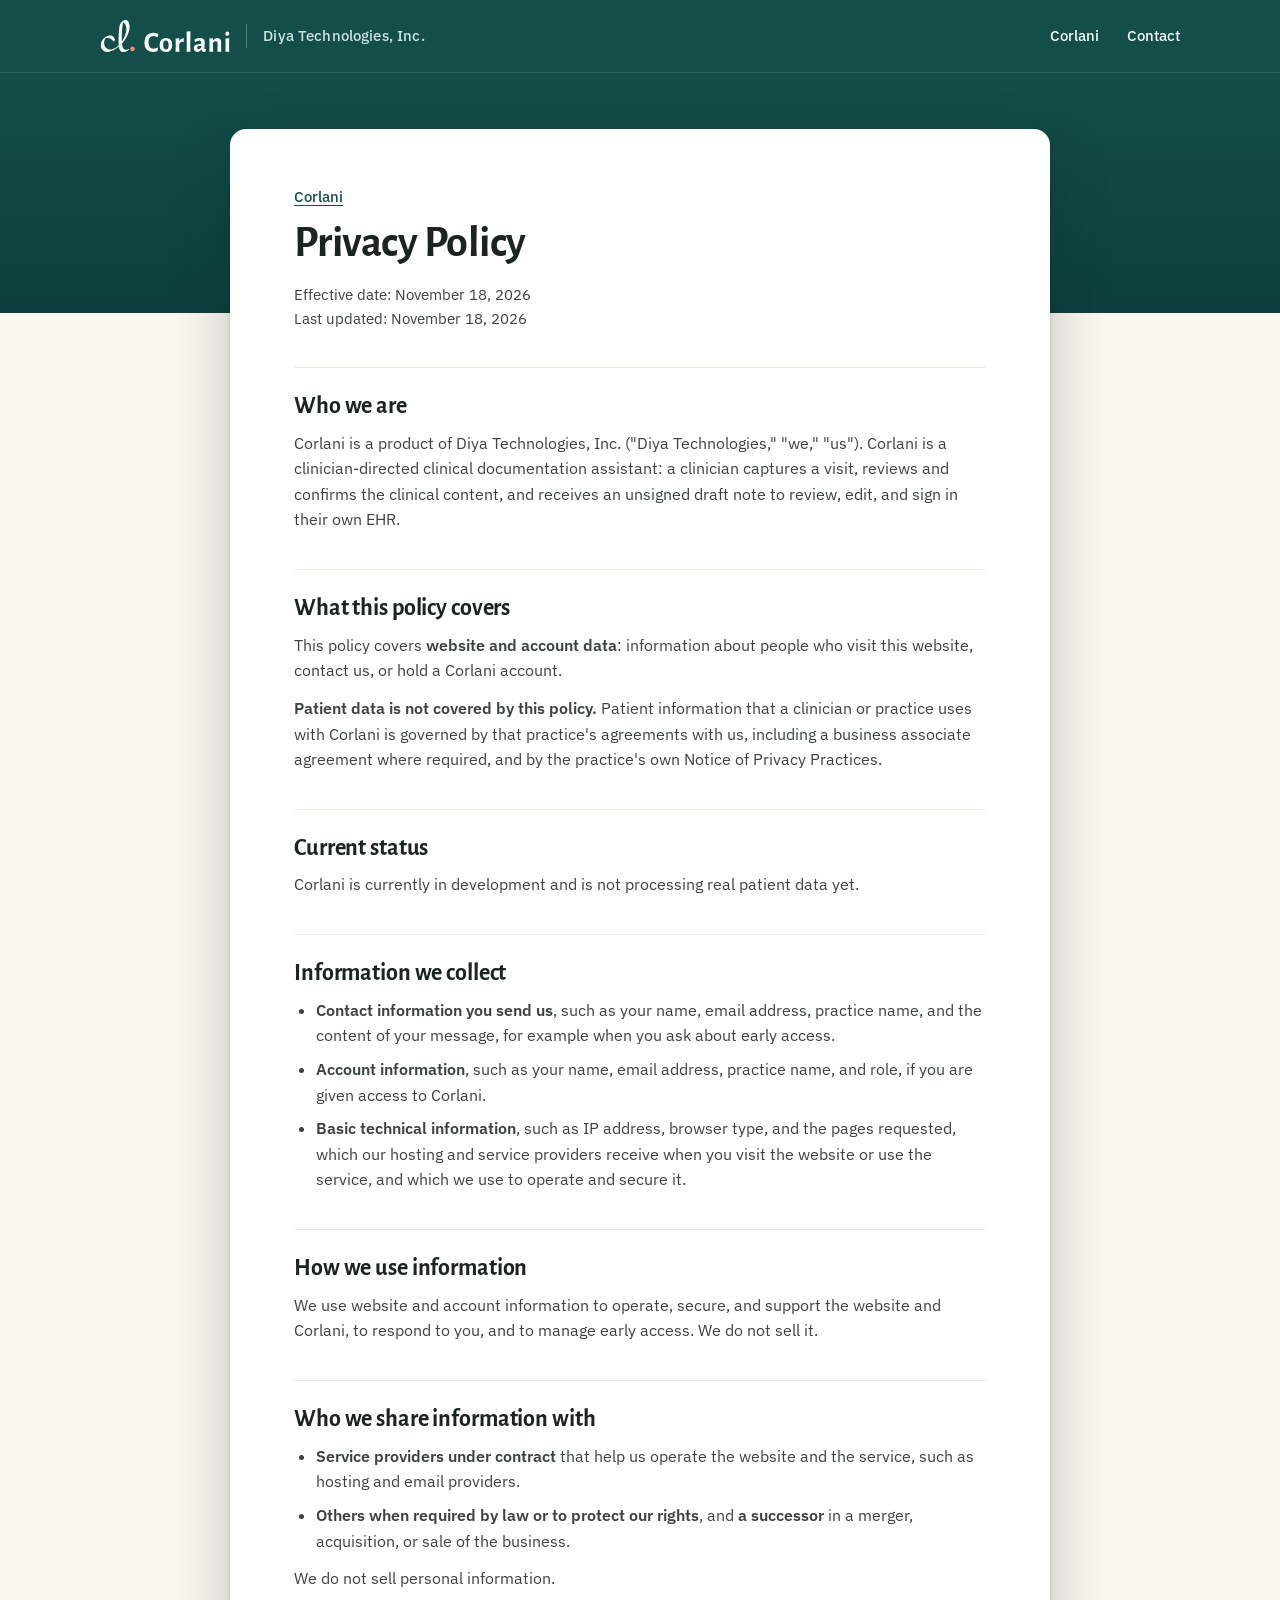
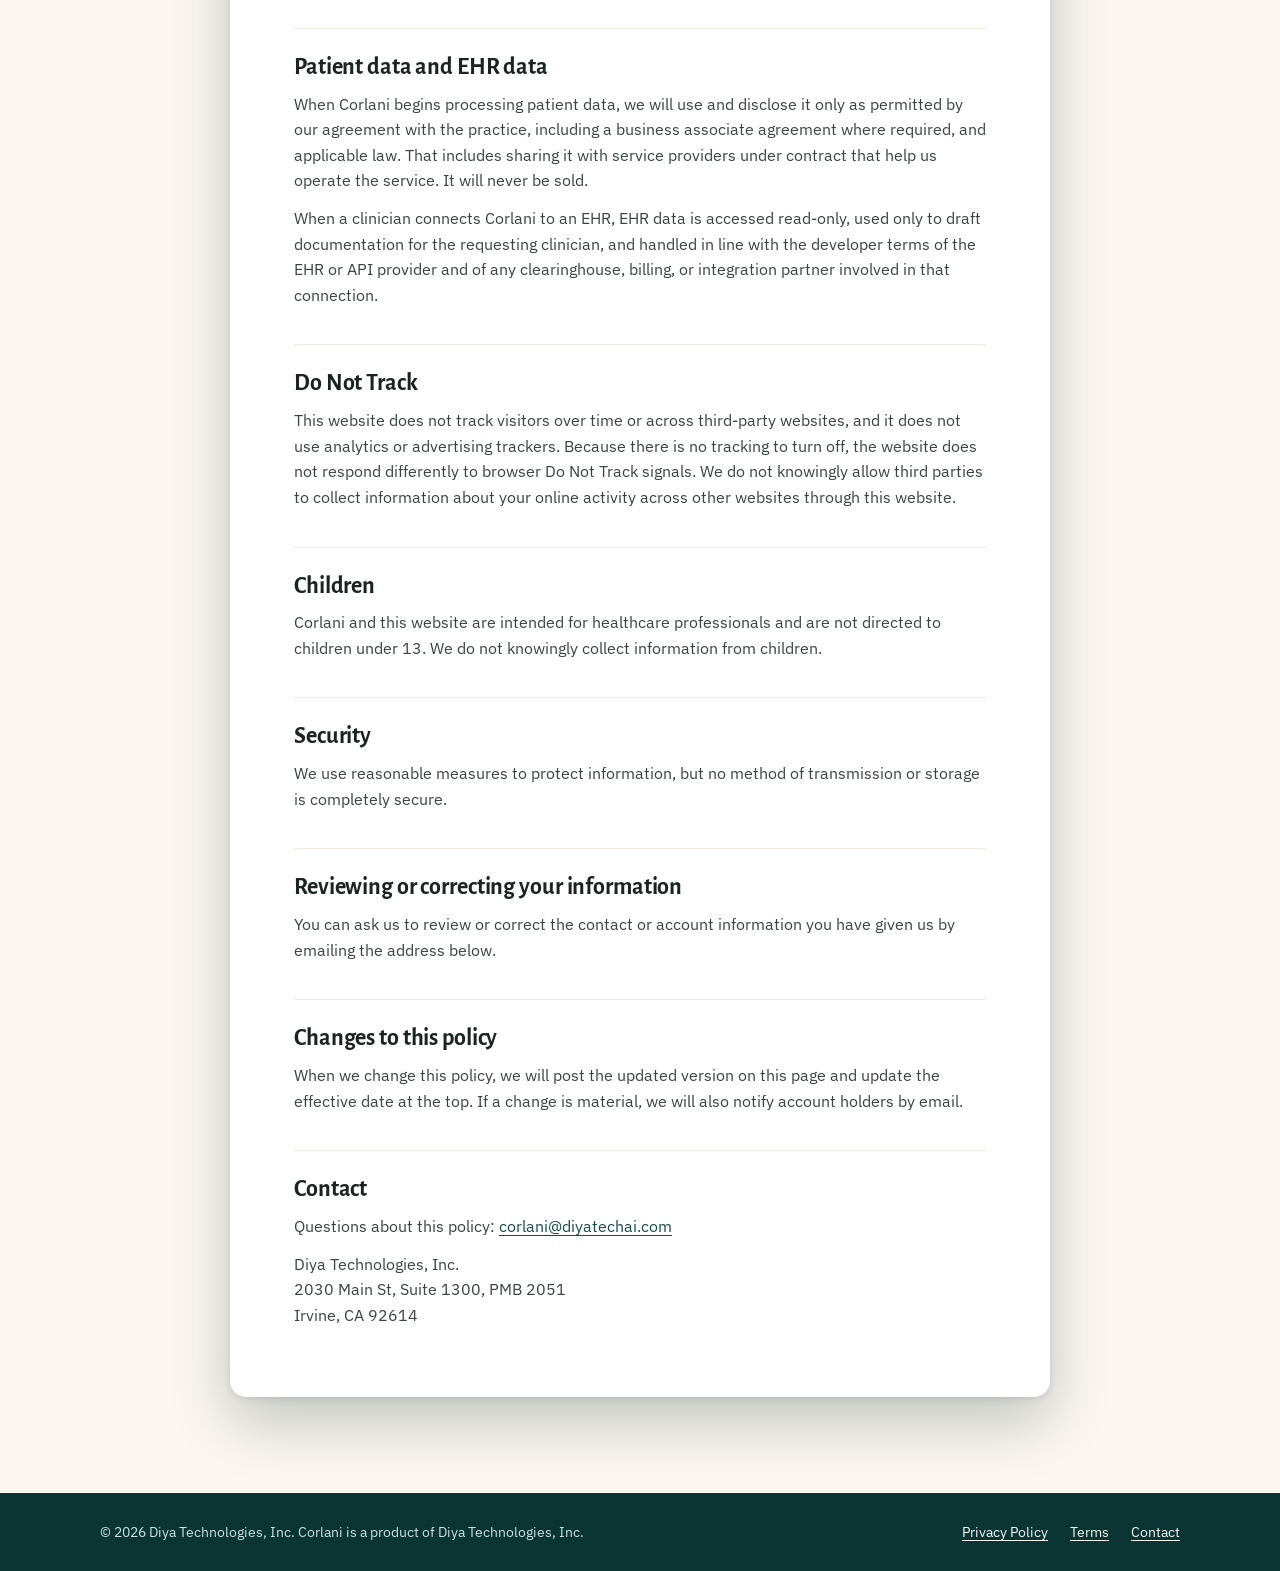
<file: avanta/privacy/index.html>
<!doctype html>
<html lang="en"><head><meta charset="utf-8">
<title>Corlani has moved</title>
<meta name="robots" content="noindex">
<link rel="canonical" href="https://diyatechai.com/corlani/privacy/">
<meta http-equiv="refresh" content="0; url=/corlani/privacy/">
<script>location.replace("/corlani/privacy/" + location.search + location.hash);</script>
</head><body style="font-family:sans-serif;background:#FBF6F0;color:#134E4A;padding:40px">
<p>This page has moved to <a href="/corlani/privacy/" style="color:#134E4A">diyatechai.com/corlani/privacy/</a>.</p>
</body></html>
</file>
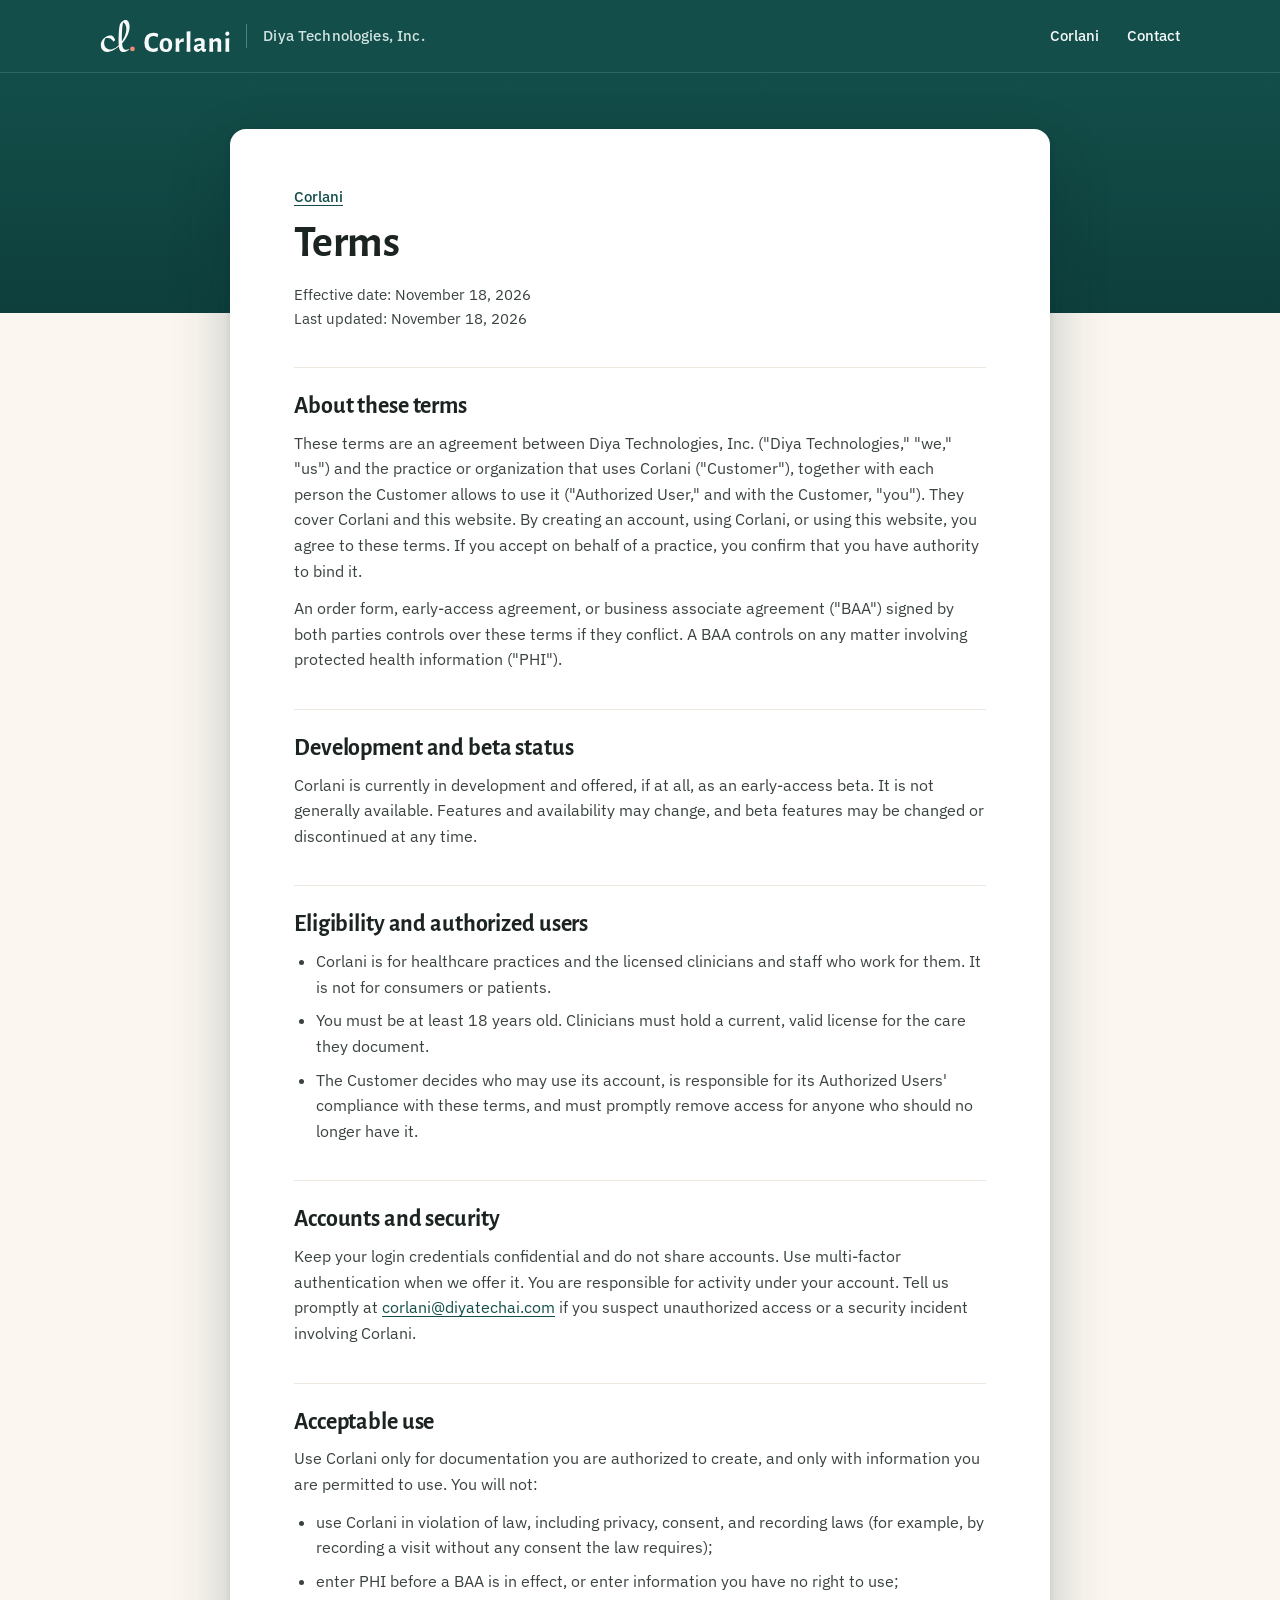
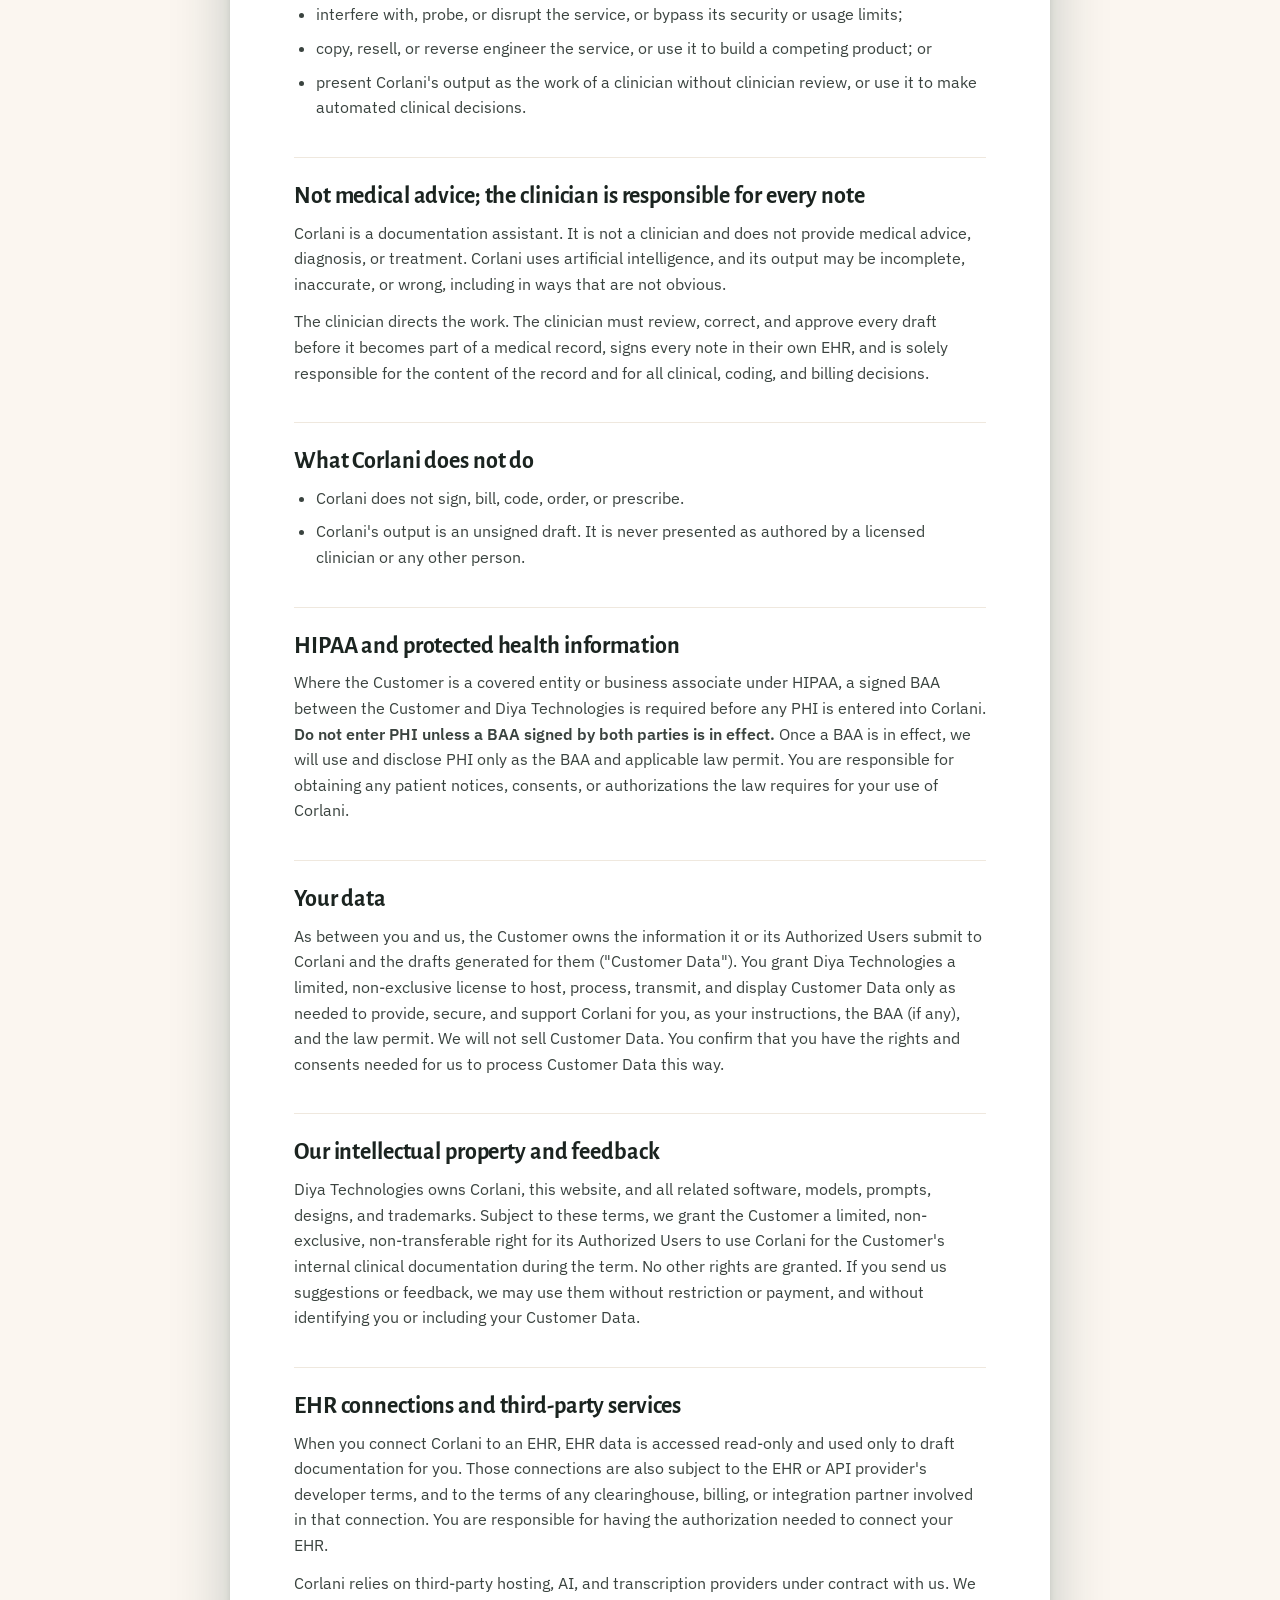
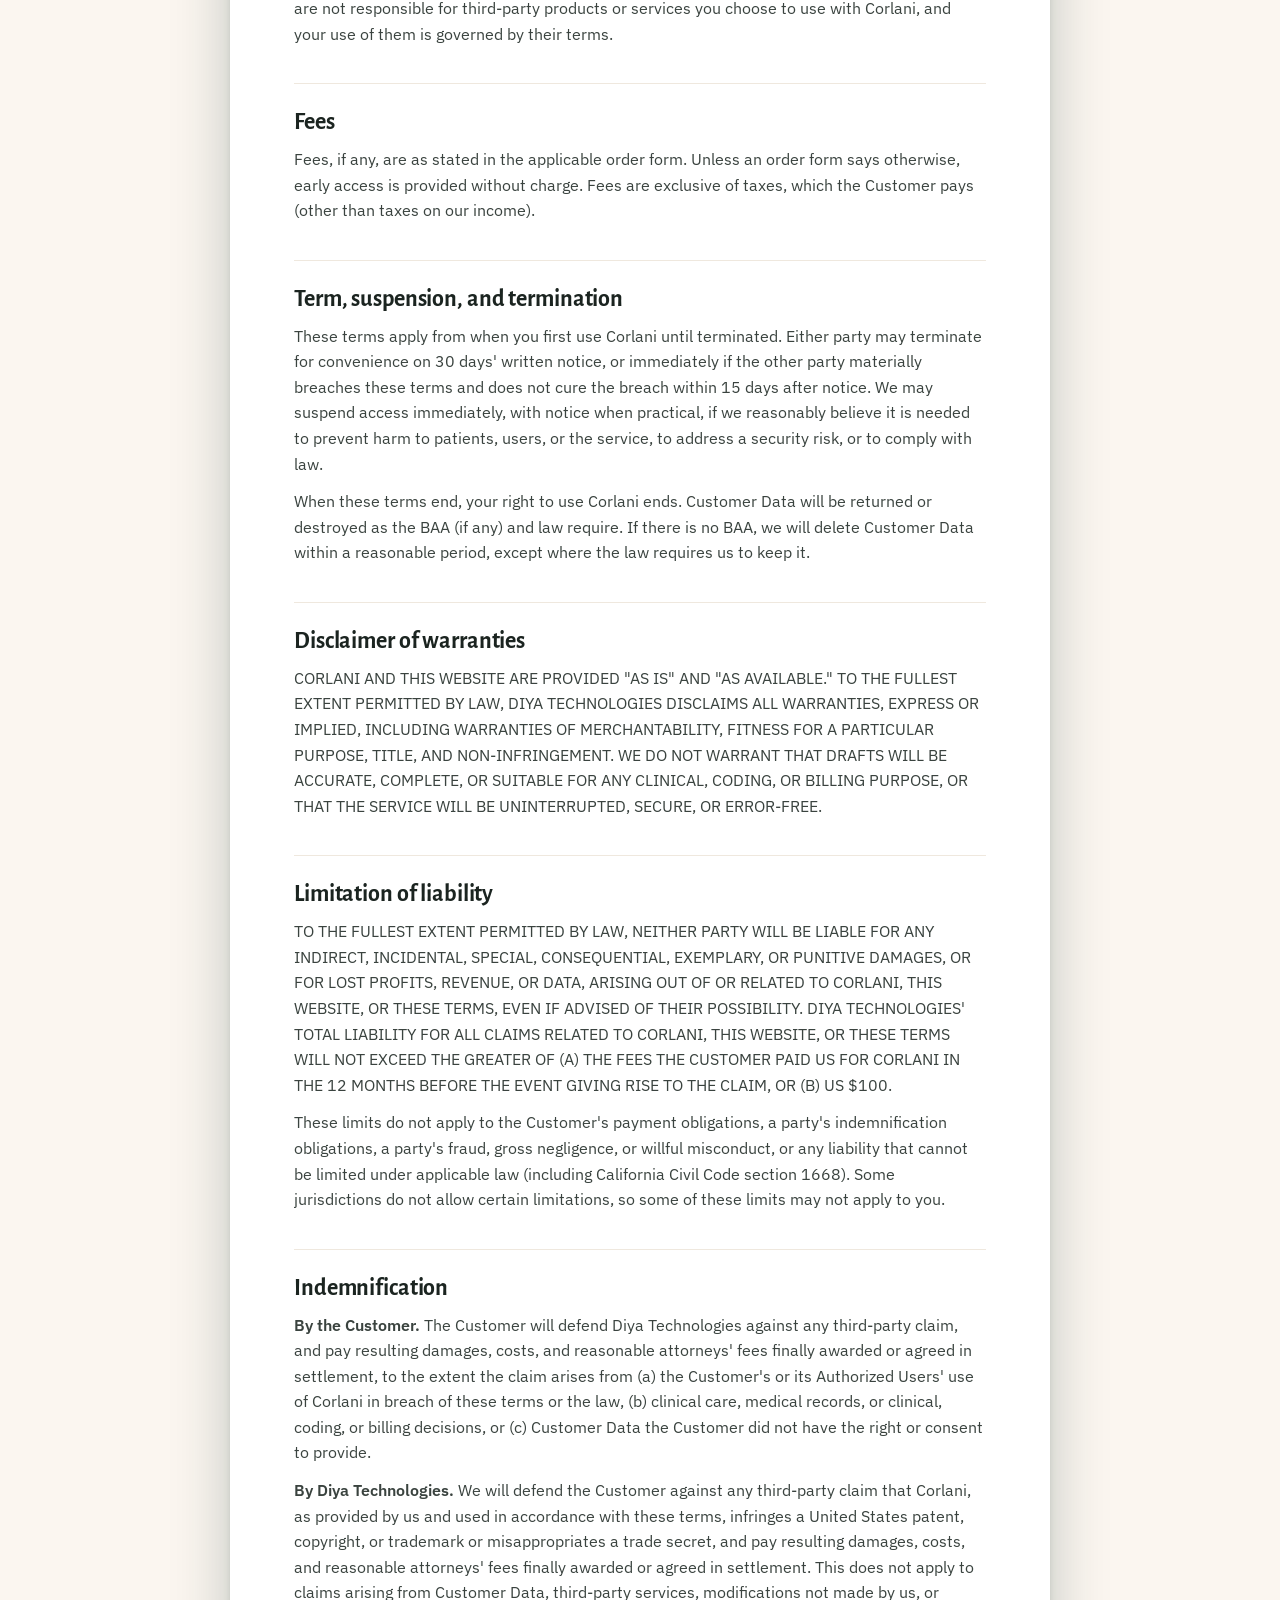
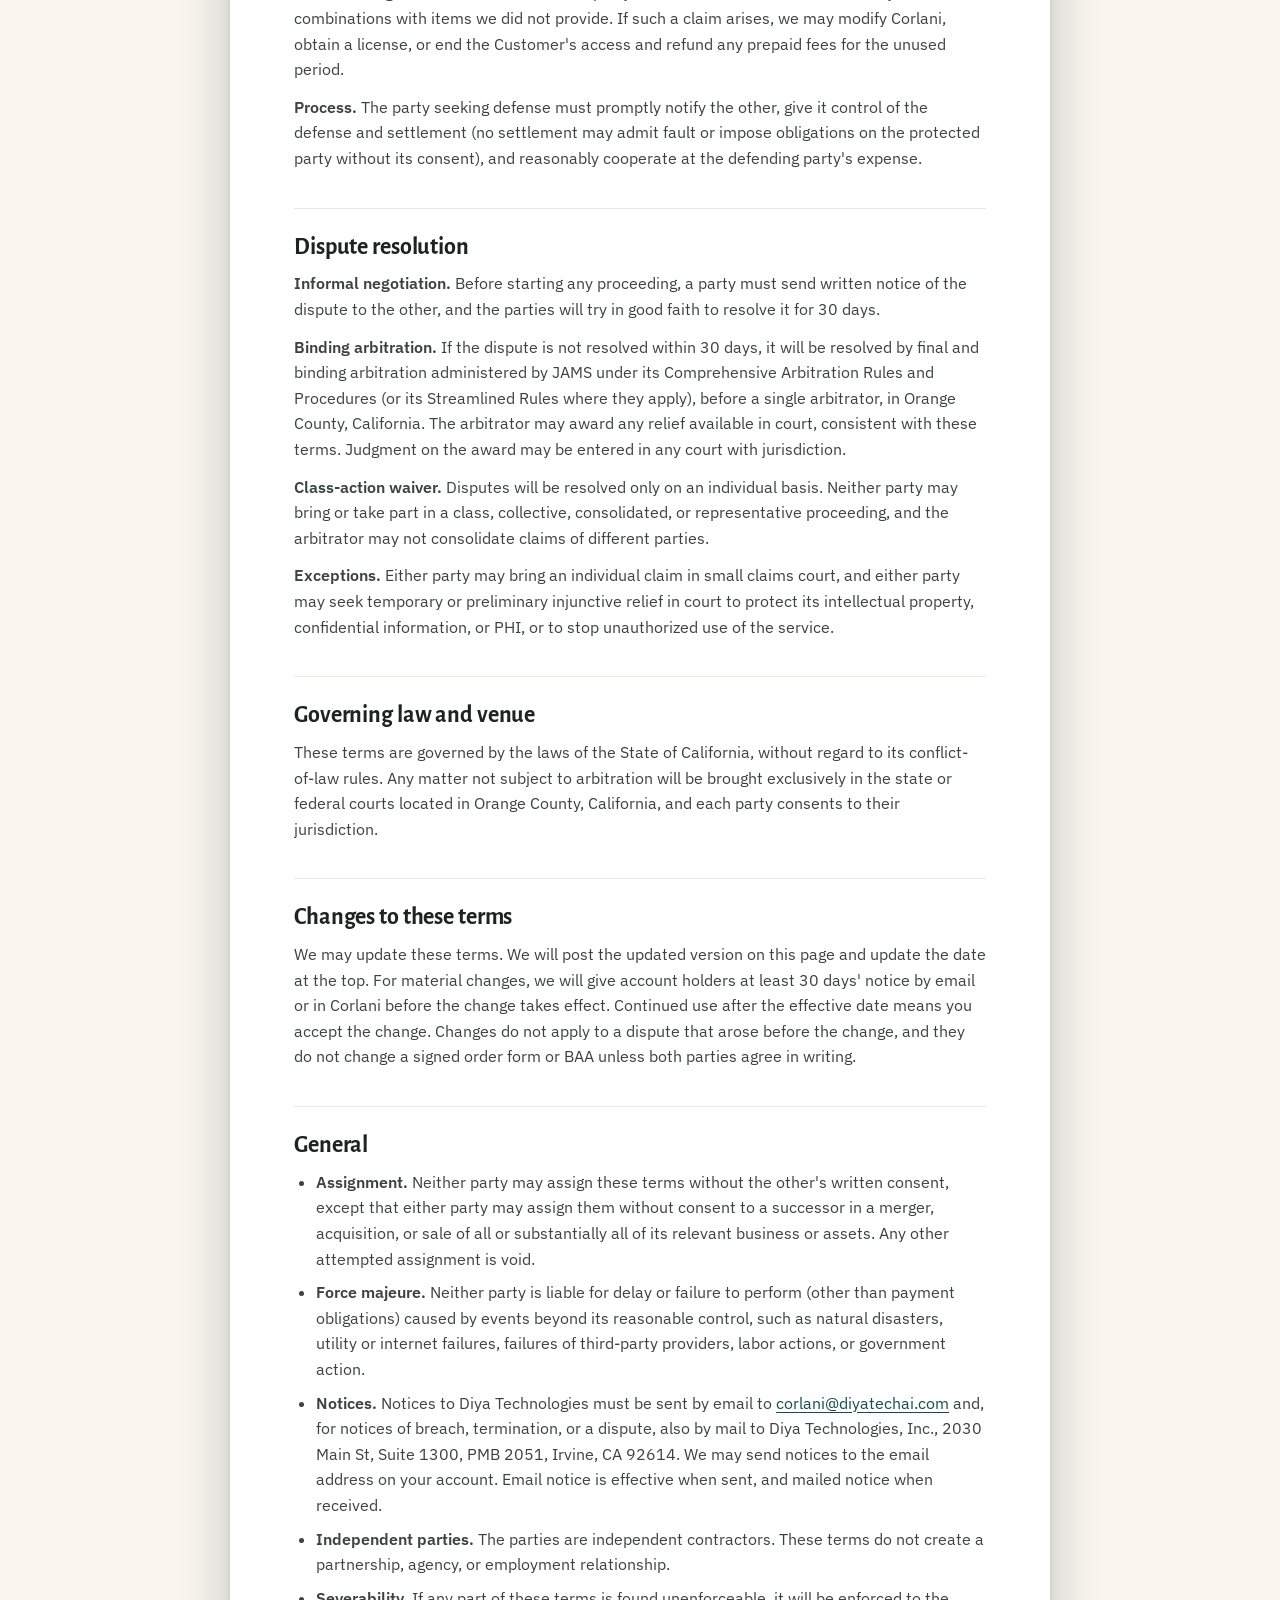
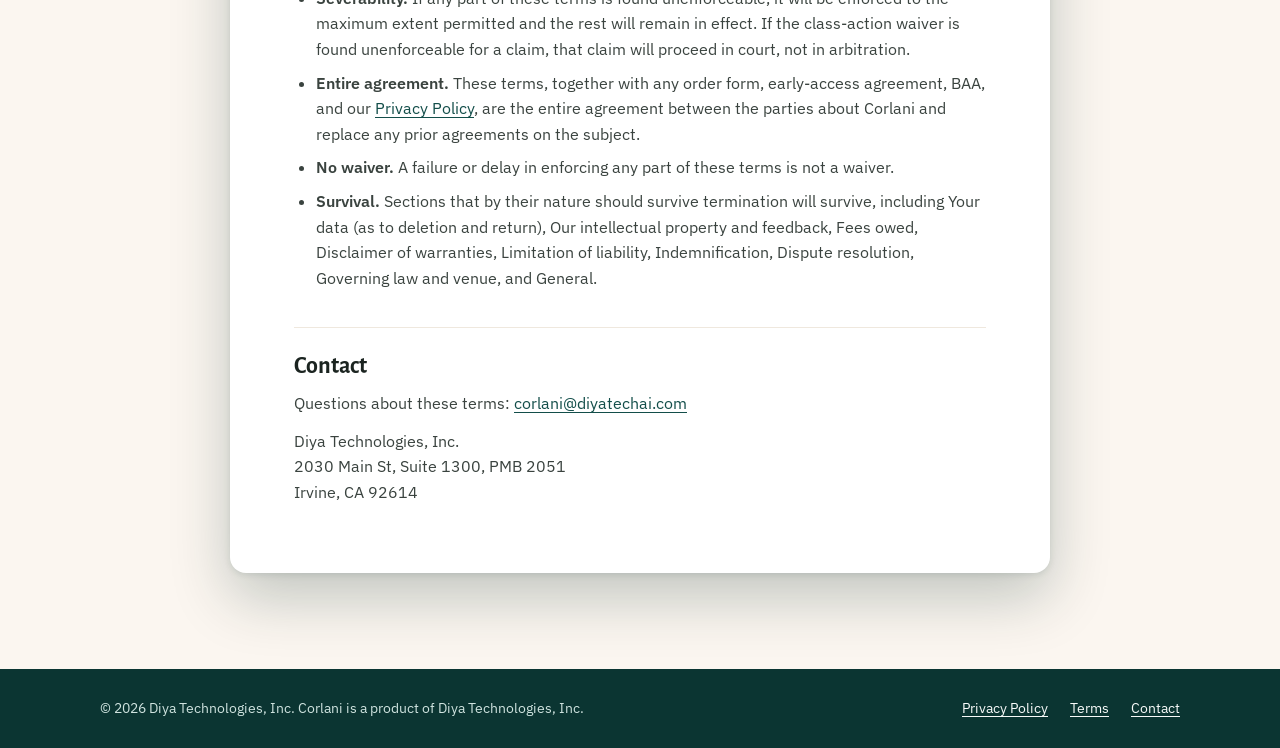
<file: avanta/terms/index.html>
<!doctype html>
<html lang="en"><head><meta charset="utf-8">
<title>Corlani has moved</title>
<meta name="robots" content="noindex">
<link rel="canonical" href="https://diyatechai.com/corlani/terms/">
<meta http-equiv="refresh" content="0; url=/corlani/terms/">
<script>location.replace("/corlani/terms/" + location.search + location.hash);</script>
</head><body style="font-family:sans-serif;background:#FBF6F0;color:#134E4A;padding:40px">
<p>This page has moved to <a href="/corlani/terms/" style="color:#134E4A">diyatechai.com/corlani/terms/</a>.</p>
</body></html>
</file>
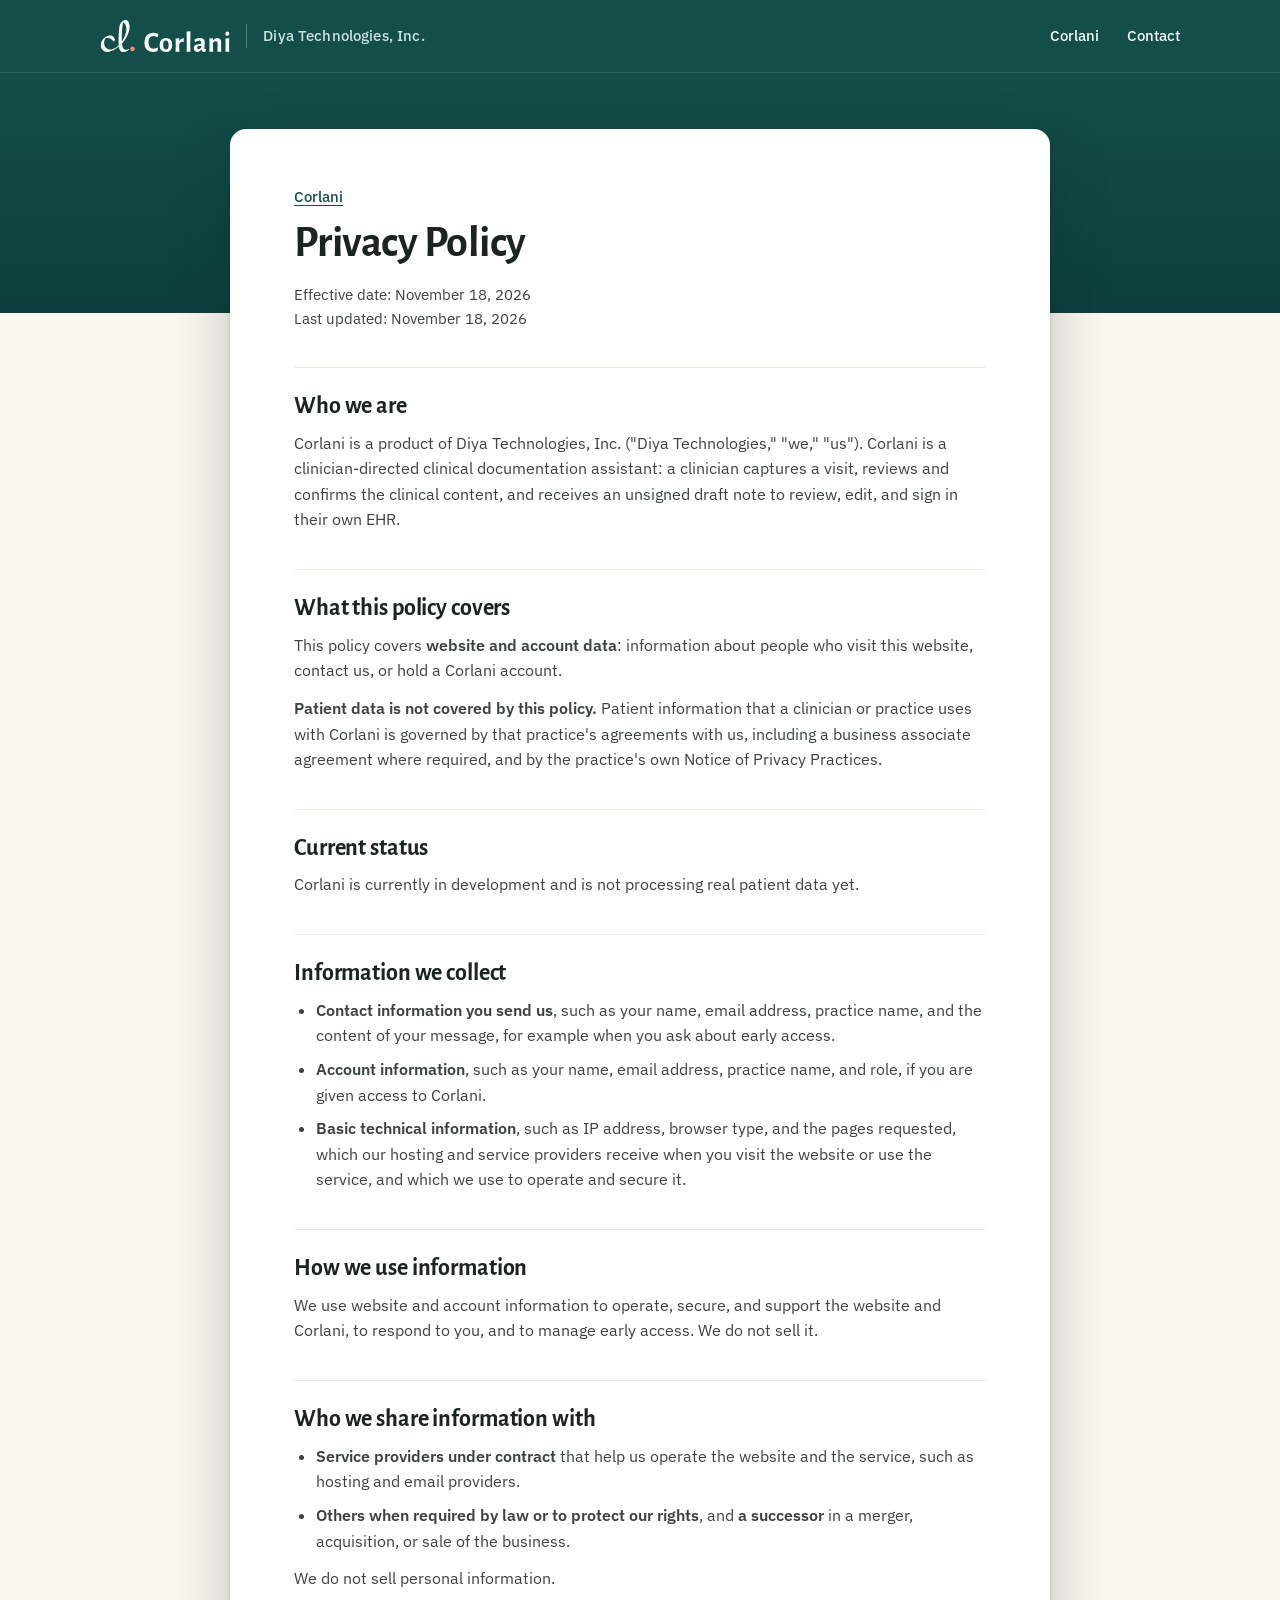
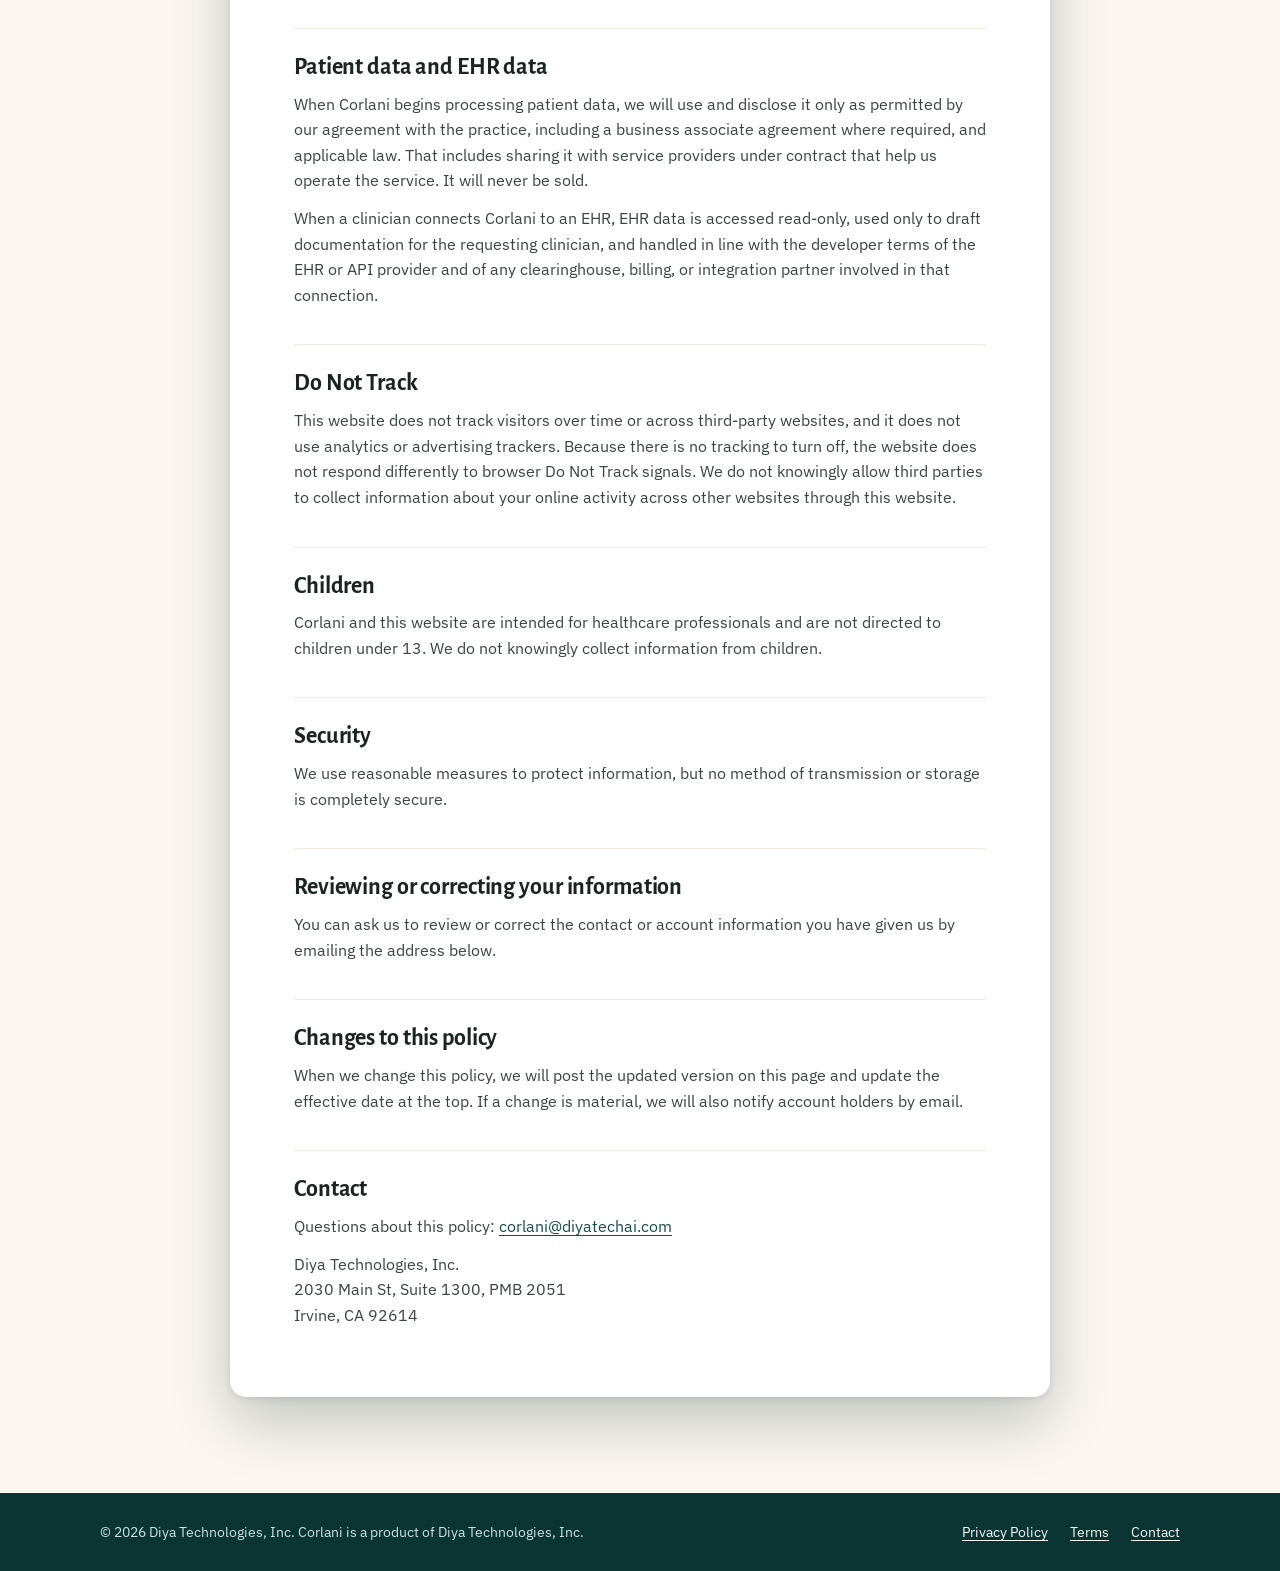
<file: corlani/privacy/index.html>
<!doctype html>
<html lang="en">
<head>
<meta charset="utf-8">
<meta name="viewport" content="width=device-width, initial-scale=1">
<title>Privacy Policy | Corlani by Diya Technologies, Inc.</title>
<meta name="description" content="Privacy Policy for Corlani, a clinical documentation assistant from Diya Technologies, Inc.">
<meta name="theme-color" content="#134E4A">
<link rel="icon" href="/corlani/logo/favicon.svg" type="image/svg+xml">
<link rel="icon" href="/corlani/logo/favicon-32.png" sizes="32x32" type="image/png">
<link rel="icon" href="/corlani/logo/favicon-16.png" sizes="16x16" type="image/png">
<link rel="icon" href="/corlani/logo/icon-512.png" sizes="512x512" type="image/png">
<link rel="apple-touch-icon" href="/corlani/logo/apple-touch-icon-180.png">
<link rel="preload" href="/corlani/fonts/ibm-plex-sans-latin-400-normal.woff2" as="font" type="font/woff2" crossorigin>
<link rel="preload" href="/corlani/fonts/alegreya-sans-latin-700-normal.woff2" as="font" type="font/woff2" crossorigin>
<link rel="stylesheet" href="/corlani/styles.css">
</head>
<body class="page-legal page-privacy">
<a class="skip" href="#main">Skip to content</a>
<header class="site-header">
  <div class="wrap">
    <div class="brand">
      <a class="logo" href="/corlani/" aria-label="Corlani"><svg data-logo="corlani-lockup" class="logo-svg" viewBox="55 55 447.4 116.8" role="img" aria-label="Corlani" focusable="false"><g transform="translate(57.96 57.96)"><g transform="translate(-13.94 -10.85) scale(1.4497)"><path fill-rule="evenodd" d="M12.14 57.11L11.28 58.78L10.61 60.55L10.11 62.39L9.78 64.28L9.63 66.21L9.66 68.53L9.86 70.46L10.32 72.71L10.84 74.37L11.53 75.90L12.36 77.30L13.33 78.57L14.42 79.69L15.01 80.20L15.84 80.81L17.18 81.62L18.85 82.37L20.48 82.89L22.06 83.24L23.70 83.43L25.11 83.46L26.84 83.36L28.31 83.15L30.51 82.65L32.30 82.10L35.13 81.03L37.58 79.94L39.54 78.97L42.18 77.49L44.62 75.98L47.32 74.15L49.26 72.72L51.78 70.73L51.98 70.64L52.18 70.68L52.35 70.88L52.83 74.04L53.09 75.19L53.40 76.27L53.95 77.76L54.61 79.08L55.50 80.43L56.52 81.55L57.00 81.97L57.66 82.45L58.20 82.77L58.93 83.12L60.43 83.62L61.88 83.86L62.75 83.90L63.64 83.86L65.29 83.61L67.39 83.05L69.18 82.36L71.64 81.18L72.92 80.45L74.03 79.70L75.06 78.90L75.91 78.13L76.55 77.43L76.89 76.85L76.88 76.71L76.78 76.53L76.52 76.44L75.93 76.59L73.82 77.62L72.84 78.00L71.78 78.33L70.40 78.55L68.90 78.58L68.08 78.49L67.29 78.32L66.16 77.86L65.49 77.47L64.85 77.00L64.24 76.46L63.68 75.85L62.90 74.79L62.21 73.58L61.61 72.20L61.18 70.94L60.75 69.30L60.47 67.81L60.16 65.54L59.91 63.24L59.93 63.08L60.01 62.94L61.83 60.90L63.11 59.38L65.56 56.21L67.84 52.89L69.99 49.37L70.98 47.60L71.91 45.79L72.79 43.96L73.60 42.11L74.35 40.22L75.04 38.32L76.03 35.11L76.52 33.16L76.94 31.20L77.28 29.23L77.51 27.53L77.64 26.00L77.71 24.14L77.69 22.70L77.61 21.32L77.47 19.98L77.18 18.29L76.90 17.08L76.45 15.57L76.05 14.51L75.46 13.20L74.80 12.02L74.08 10.96L73.30 10.03L72.28 9.08L71.21 8.34L70.31 7.93L69.06 7.57L68.15 7.48L67.25 7.57L65.87 7.93L64.25 8.65L62.66 9.56L61.01 10.69L59.42 11.95L58.03 13.23L56.72 14.71L55.60 16.42L54.93 17.71L54.62 18.46L54.11 20.61L53.63 23.15L53.21 26.01L52.88 28.60L52.54 31.92L52.25 35.42L52.01 39.06L51.69 46.58L51.58 54.47L51.68 61.02L51.82 64.36L52.01 67.44L51.90 67.66L50.15 69.33L48.35 70.86L47.12 71.82L45.89 72.70L44.93 73.32L44.00 73.88L42.66 74.60L40.72 75.51L37.60 76.68L36.17 77.11L34.15 77.46L32.42 77.59L30.45 77.54L28.55 77.27L27.51 77.02L26.86 76.81L25.88 76.43L24.95 75.98L23.40 75.03L22.58 74.39L22.00 73.87L21.27 73.13L20.76 72.52L20.13 71.67L19.69 70.98L19.17 70.02L18.82 69.25L18.42 68.19L18.09 67.07L17.77 65.64L17.59 64.54L17.44 63.17L17.39 62.06L17.40 61.06L17.50 59.69L17.70 58.33L17.98 57.00L18.35 55.69L18.72 54.67L19.26 53.43L19.88 52.25L20.52 51.32L20.86 50.93L22.17 50.50L23.10 50.33L24.37 50.23L25.68 50.27L27.02 50.46L28.78 50.88L30.28 51.34L31.62 51.87L32.93 52.51L34.03 53.16L35.08 53.92L35.91 54.65L36.68 55.47L37.36 56.37L37.98 57.40L38.56 58.64L38.79 58.80L39.30 58.70L39.89 58.43L40.61 58.01L41.37 57.49L42.10 56.93L42.70 56.39L43.18 55.85L43.38 55.52L43.40 55.25L42.95 54.08L41.78 51.48L41.15 50.31L40.48 49.23L39.42 47.80L38.39 46.73L37.27 45.86L36.68 45.50L36.06 45.20L34.72 44.75L33.37 44.48L31.88 44.36L30.44 44.42L29.21 44.63L27.07 45.19L25.72 45.69L23.97 46.50L21.82 47.71L19.91 48.98L18.08 50.37L17.25 51.06L15.67 52.52L14.05 54.30L13.09 55.58ZM59.47 55.95L59.35 50.05L59.40 43.34L59.63 36.68L60.00 30.56L60.57 24.27L61.24 19.20L61.69 16.55L62.20 14.25L62.35 13.77L62.44 13.68L62.63 13.63L63.23 13.87L64.09 14.40L64.93 15.08L65.74 15.90L66.50 16.86L67.20 17.94L67.85 19.16L68.29 20.15L68.80 21.58L69.14 22.73L69.50 24.34L69.70 25.62L69.85 26.96L69.93 28.34L69.94 29.87L69.85 31.37L69.70 32.91L69.31 35.41L68.92 37.37L68.45 39.32L67.91 41.26L67.29 43.18L66.60 45.09L65.85 46.97L64.46 50.05L62.90 53.06L61.23 55.93L60.18 57.55L59.95 57.71L59.69 57.66L59.54 57.45Z" class="logo-ink" fill="currentColor"/><circle cx="84.5" cy="76.5" r="5.6" class="logo-dot"/></g><path d="M197.17761961457626 48.18 194.77761961457625 59.480000000000004 193.67761961457626 59.980000000000004Q190.67761961457626 57.88 187.07761961457626 56.68000000000001Q183.47761961457627 55.480000000000004 179.67761961457626 55.480000000000004Q163.77761961457625 55.480000000000004 163.77761961457625 76.38Q163.77761961457625 87.68 167.92761961457626 93.33000000000001Q172.07761961457626 98.98 180.07761961457626 98.98Q183.77761961457625 98.98 187.72761961457627 97.83000000000001Q191.67761961457626 96.68 194.87761961457625 94.68L196.07761961457626 95.38L194.97761961457627 106.88000000000001Q187.37761961457625 110.38000000000001 178.97761961457627 110.38000000000001Q164.57761961457626 110.38000000000001 157.02761961457628 101.98Q149.47761961457627 93.58 149.47761961457627 77.88Q149.47761961457627 61.88 157.52761961457628 53.08Q165.57761961457626 44.28 180.27761961457625 44.28Q189.67761961457626 44.28 197.17761961457626 48.18ZM245.17761961457626 85.38Q245.17761961457626 97.58 239.37761961457625 104.03Q233.57761961457626 110.48 222.67761961457626 110.48Q212.47761961457624 110.48 207.07761961457624 104.48Q201.67761961457626 98.48 201.67761961457626 87.18Q201.67761961457626 74.98 207.47761961457627 68.53Q213.27761961457625 62.08 224.17761961457626 62.08Q234.37761961457625 62.08 239.77761961457625 68.08000000000001Q245.17761961457626 74.08000000000001 245.17761961457626 85.38ZM214.17761961457626 84.58Q214.17761961457626 93.78 216.37761961457625 97.68Q218.57761961457626 101.58 223.57761961457626 101.58Q228.37761961457625 101.58 230.52761961457625 98.43Q232.67761961457626 95.28 232.67761961457626 88.08Q232.67761961457626 78.98 230.42761961457626 75.03Q228.17761961457626 71.08 223.27761961457625 71.08Q218.47761961457627 71.08 216.32761961457626 74.28Q214.17761961457626 77.48 214.17761961457626 84.58ZM284.67761961457626 63.08V75.38L283.2776196145762 75.88Q281.57761961457624 75.18 279.57761961457624 75.18Q273.7776196145762 75.18 269.07761961457624 82.68V88.98L269.7776196145762 109.48H256.47761961457627L257.2776196145762 90.28L256.67761961457626 63.88L269.2776196145762 62.78L269.17761961457626 71.88H269.97761961457627Q274.87761961457625 62.88 282.17761961457626 62.88Q283.07761961457624 62.88 284.67761961457626 63.08ZM307.0776196145763 88.98 307.7776196145763 109.48H294.47761961457627L295.17761961457626 90.18L294.5776196145763 40.28L307.87761961457625 39.28ZM356.8776196145763 75.18Q356.8776196145763 76.98 356.2776196145763 86.58Q356.1776196145763 89.38 355.97761961457627 92.33Q355.7776196145763 95.28 355.7776196145763 97.38Q355.7776196145763 99.08 356.2776196145763 99.73Q356.7776196145763 100.38000000000001 358.0776196145763 100.38000000000001Q359.0776196145763 100.38000000000001 360.6776196145763 99.98L361.6776196145763 100.78L360.47761961457627 107.78Q357.2776196145763 109.88000000000001 353.1776196145763 110.28Q350.1776196145763 109.98 348.1776196145763 108.13Q346.1776196145763 106.28 345.47761961457627 102.98H344.7776196145763Q339.7776196145763 108.28 334.47761961457627 110.38000000000001Q327.2776196145763 110.28 323.1776196145763 106.58000000000001Q319.0776196145763 102.88000000000001 319.0776196145763 96.48Q319.0776196145763 91.48 321.6276196145763 88.63Q324.1776196145763 85.78 329.3776196145763 84.78L344.6776196145763 81.88V77.78Q344.6776196145763 71.28 338.2776196145763 71.28Q335.1776196145763 71.28 331.72761961457627 72.68Q328.2776196145763 74.08000000000001 323.97761961457627 77.08000000000001L322.97761961457627 76.48L321.47761961457627 67.68Q325.7776196145763 64.98 330.6776196145763 63.53Q335.5776196145763 62.08 340.47761961457627 62.08Q348.1776196145763 62.08 352.52761961457634 65.53Q356.8776196145763 68.98 356.8776196145763 75.18ZM333.97761961457627 90.88Q332.3776196145763 91.28 331.6276196145763 92.23Q330.8776196145763 93.18 330.8776196145763 95.08Q330.8776196145763 97.68 332.27761961457634 99.13Q333.6776196145763 100.58 336.1776196145763 100.58Q340.0776196145763 100.58 344.3776196145763 95.98L344.5776196145763 88.58ZM401.0776196145763 80.48Q401.1776196145763 76.98 399.52761961457634 75.03Q397.8776196145763 73.08000000000001 394.7776196145763 73.08000000000001Q390.2776196145763 73.08000000000001 385.1776196145763 77.38V88.98L385.7776196145763 109.48H372.4776196145763L373.1776196145763 90.28L372.6776196145763 63.88L385.2776196145763 62.78V69.58H385.9776196145763Q391.4776196145763 64.58 397.9776196145763 62.38Q405.5776196145763 62.38 409.5776196145763 65.83Q413.5776196145763 69.28 413.3776196145763 75.78L413.0776196145763 89.08L413.6776196145763 109.48H400.2776196145763ZM428.4776196145763 90.28 427.9776196145763 63.88 441.07761961457635 62.78 440.4776196145763 88.98 441.07761961457635 109.48H427.77761961457634ZM441.3776196145763 46.980000000000004Q441.3776196145763 50.38 439.47761961457627 52.38Q437.5776196145763 54.38 434.27761961457634 54.38Q430.9776196145763 54.38 429.2276196145763 52.58Q427.4776196145763 50.78 427.4776196145763 47.480000000000004Q427.4776196145763 44.18000000000001 429.4276196145763 42.18000000000001Q431.3776196145763 40.18000000000001 434.77761961457634 40.18000000000001Q437.8776196145763 40.18000000000001 439.6276196145763 41.980000000000004Q441.3776196145763 43.78 441.3776196145763 46.980000000000004Z" class="logo-ink" fill="currentColor"/></g></svg></a>
      <span class="brand-sep" aria-hidden="true"></span>
      <a class="company" href="/">Diya Technologies, Inc.</a>
    </div>
    <nav class="nav" aria-label="Primary">
      <a href="/corlani/">Corlani</a>
      <a href="mailto:corlani@diyatechai.com">Contact</a>
    </nav>
  </div>
</header>
<main id="main" class="doc">
  <div class="wrap">
    <article class="card">
      <p class="crumb"><a href="/corlani/">Corlani</a></p>
      <h1>Privacy Policy</h1>
      <p class="updated">Effective date: November 18, 2026<br>Last updated: November 18, 2026</p>
<h2>Who we are</h2>
<p>Corlani is a product of Diya Technologies, Inc. ("Diya Technologies," "we," "us"). Corlani is a clinician-directed clinical documentation assistant: a clinician captures a visit, reviews and confirms the clinical content, and receives an unsigned draft note to review, edit, and sign in their own EHR.</p>
<h2>What this policy covers</h2>
<p>This policy covers <strong>website and account data</strong>: information about people who visit this website, contact us, or hold a Corlani account.</p>
<p><strong>Patient data is not covered by this policy.</strong> Patient information that a clinician or practice uses with Corlani is governed by that practice's agreements with us, including a business associate agreement where required, and by the practice's own Notice of Privacy Practices.</p>
<h2>Current status</h2>
<p>Corlani is currently in development and is not processing real patient data yet.</p>
<h2>Information we collect</h2>
<ul>
<li><strong>Contact information you send us</strong>, such as your name, email address, practice name, and the content of your message, for example when you ask about early access.</li>
<li><strong>Account information</strong>, such as your name, email address, practice name, and role, if you are given access to Corlani.</li>
<li><strong>Basic technical information</strong>, such as IP address, browser type, and the pages requested, which our hosting and service providers receive when you visit the website or use the service, and which we use to operate and secure it.</li>
</ul>
<h2>How we use information</h2>
<p>We use website and account information to operate, secure, and support the website and Corlani, to respond to you, and to manage early access. We do not sell it.</p>
<h2>Who we share information with</h2>
<ul>
<li><strong>Service providers under contract</strong> that help us operate the website and the service, such as hosting and email providers.</li>
<li><strong>Others when required by law or to protect our rights</strong>, and <strong>a successor</strong> in a merger, acquisition, or sale of the business.</li>
</ul>
<p>We do not sell personal information.</p>
<h2>Patient data and EHR data</h2>
<p>When Corlani begins processing patient data, we will use and disclose it only as permitted by our agreement with the practice, including a business associate agreement where required, and applicable law. That includes sharing it with service providers under contract that help us operate the service. It will never be sold.</p>
<p>When a clinician connects Corlani to an EHR, EHR data is accessed read-only, used only to draft documentation for the requesting clinician, and handled in line with the developer terms of the EHR or API provider and of any clearinghouse, billing, or integration partner involved in that connection.</p>
<h2>Do Not Track</h2>
<p>This website does not track visitors over time or across third-party websites, and it does not use analytics or advertising trackers. Because there is no tracking to turn off, the website does not respond differently to browser Do Not Track signals. We do not knowingly allow third parties to collect information about your online activity across other websites through this website.</p>
<h2>Children</h2>
<p>Corlani and this website are intended for healthcare professionals and are not directed to children under 13. We do not knowingly collect information from children.</p>
<h2>Security</h2>
<p>We use reasonable measures to protect information, but no method of transmission or storage is completely secure.</p>
<h2>Reviewing or correcting your information</h2>
<p>You can ask us to review or correct the contact or account information you have given us by emailing the address below.</p>
<h2>Changes to this policy</h2>
<p>When we change this policy, we will post the updated version on this page and update the effective date at the top. If a change is material, we will also notify account holders by email.</p>
<h2>Contact</h2>
<p>Questions about this policy: <a href="mailto:corlani@diyatechai.com">corlani@diyatechai.com</a></p>
<p>Diya Technologies, Inc.<br>2030 Main St, Suite 1300, PMB 2051<br>Irvine, CA 92614</p>
    </article>
  </div>
</main>
<footer class="site-footer">
  <div class="wrap">
    <span>&copy; 2026 Diya Technologies, Inc. Corlani is a product of Diya Technologies, Inc.</span>
    <nav aria-label="Legal">
      <a href="/corlani/privacy/">Privacy Policy</a>
      <a href="/corlani/terms/">Terms</a>
      <a href="mailto:corlani@diyatechai.com">Contact</a>
    </nav>
  </div>
</footer>
</body>
</html>
</file>
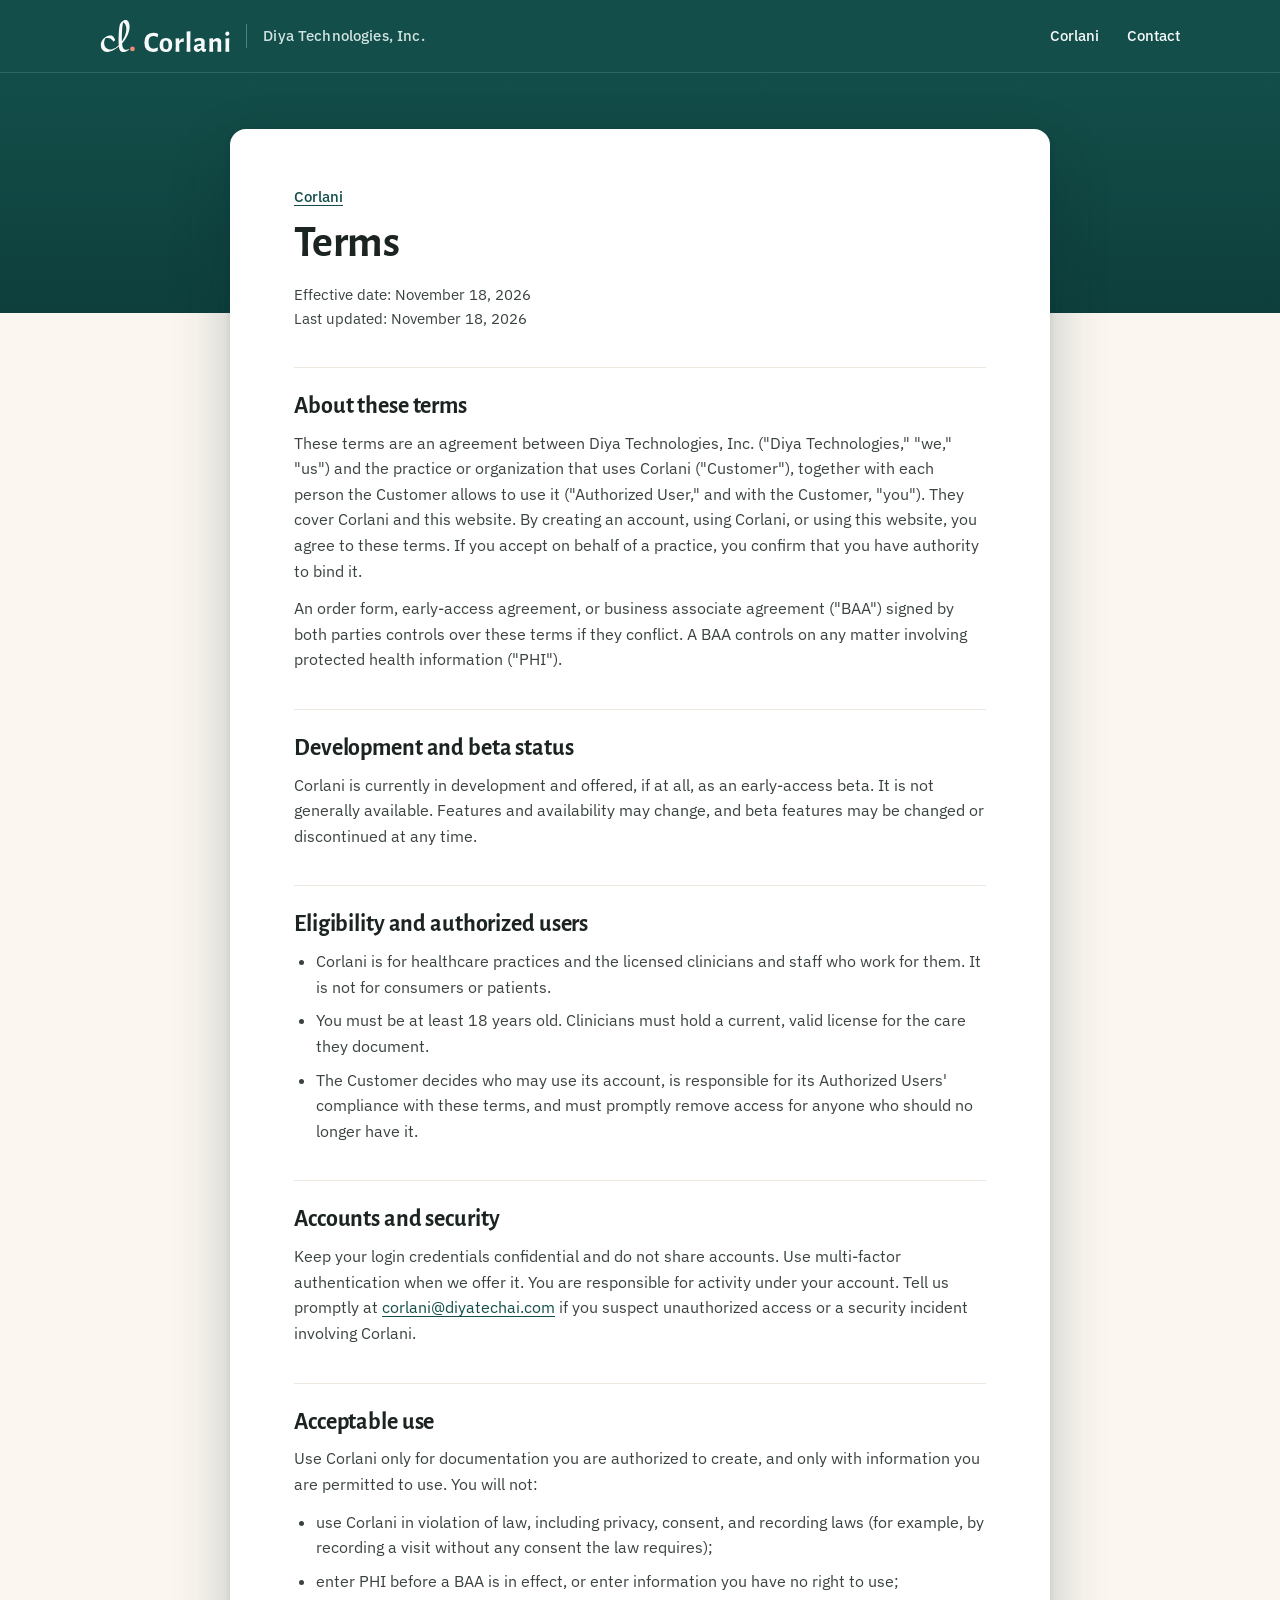
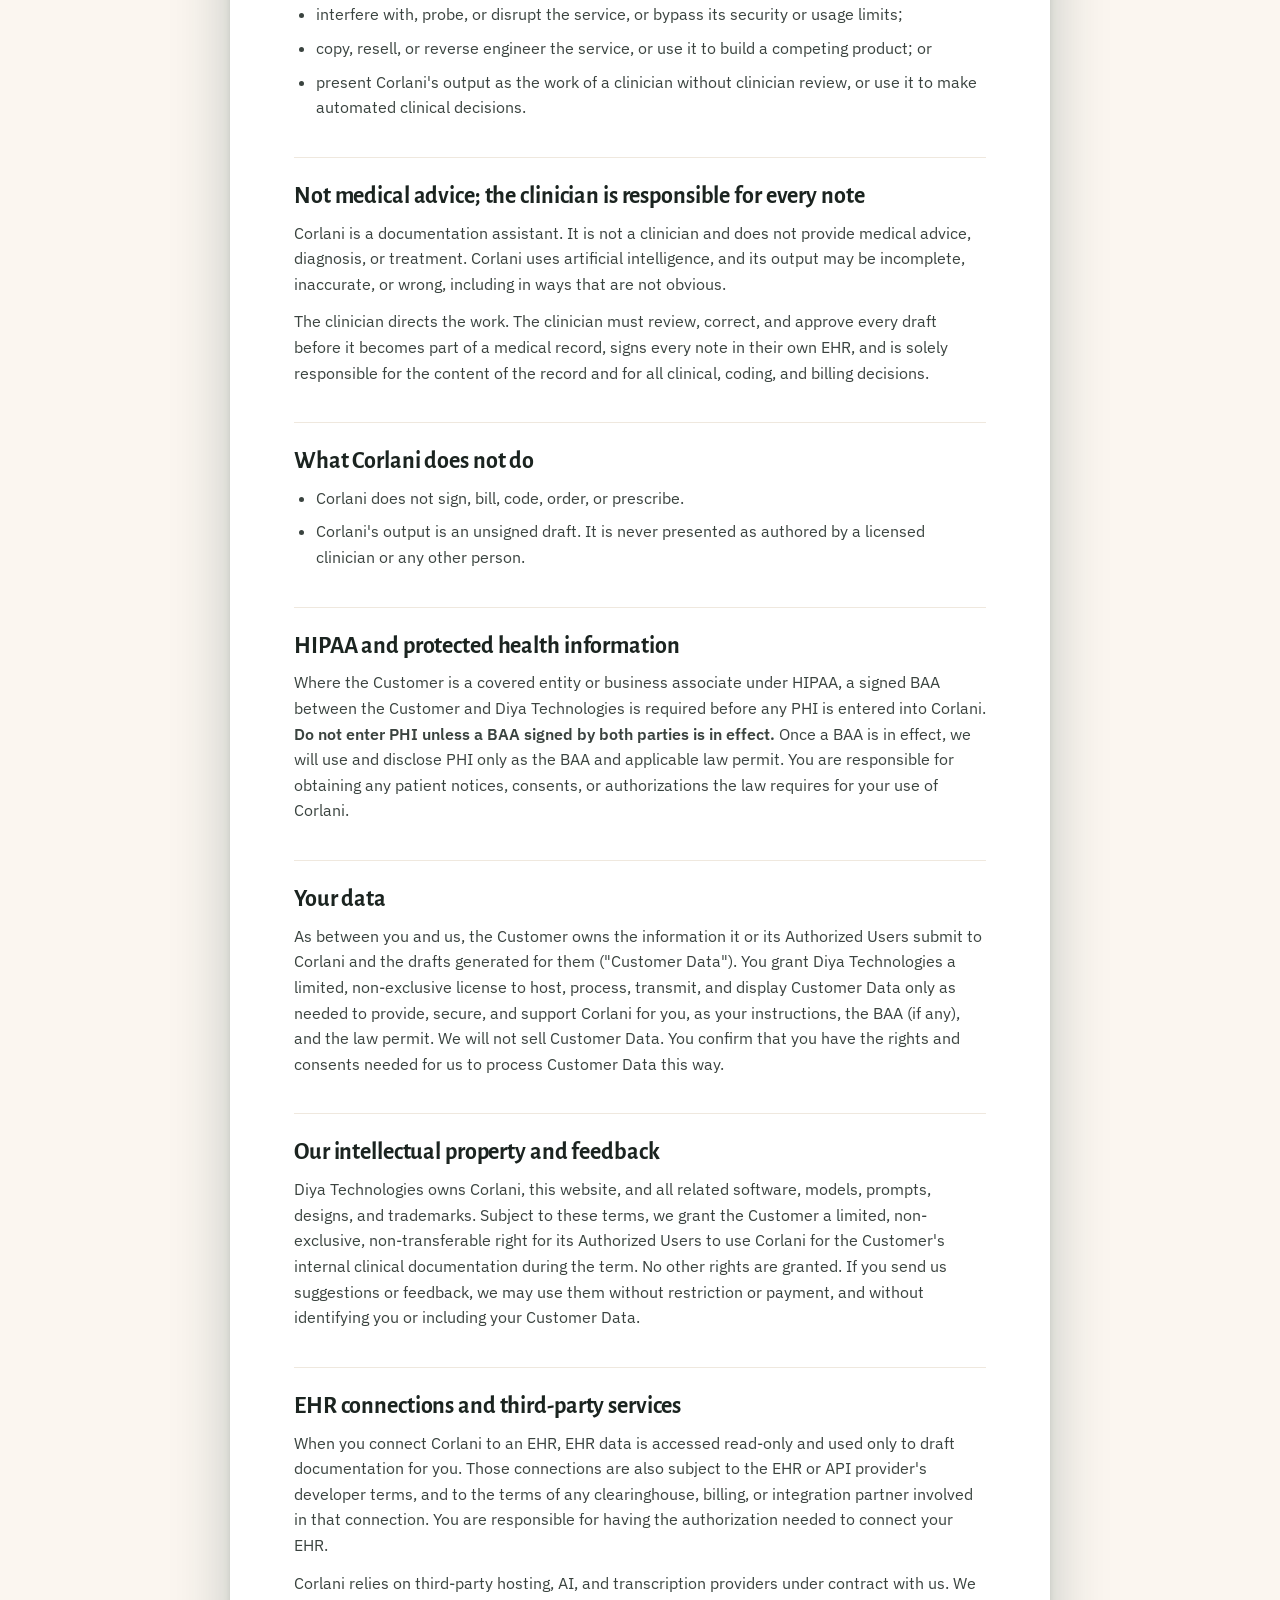
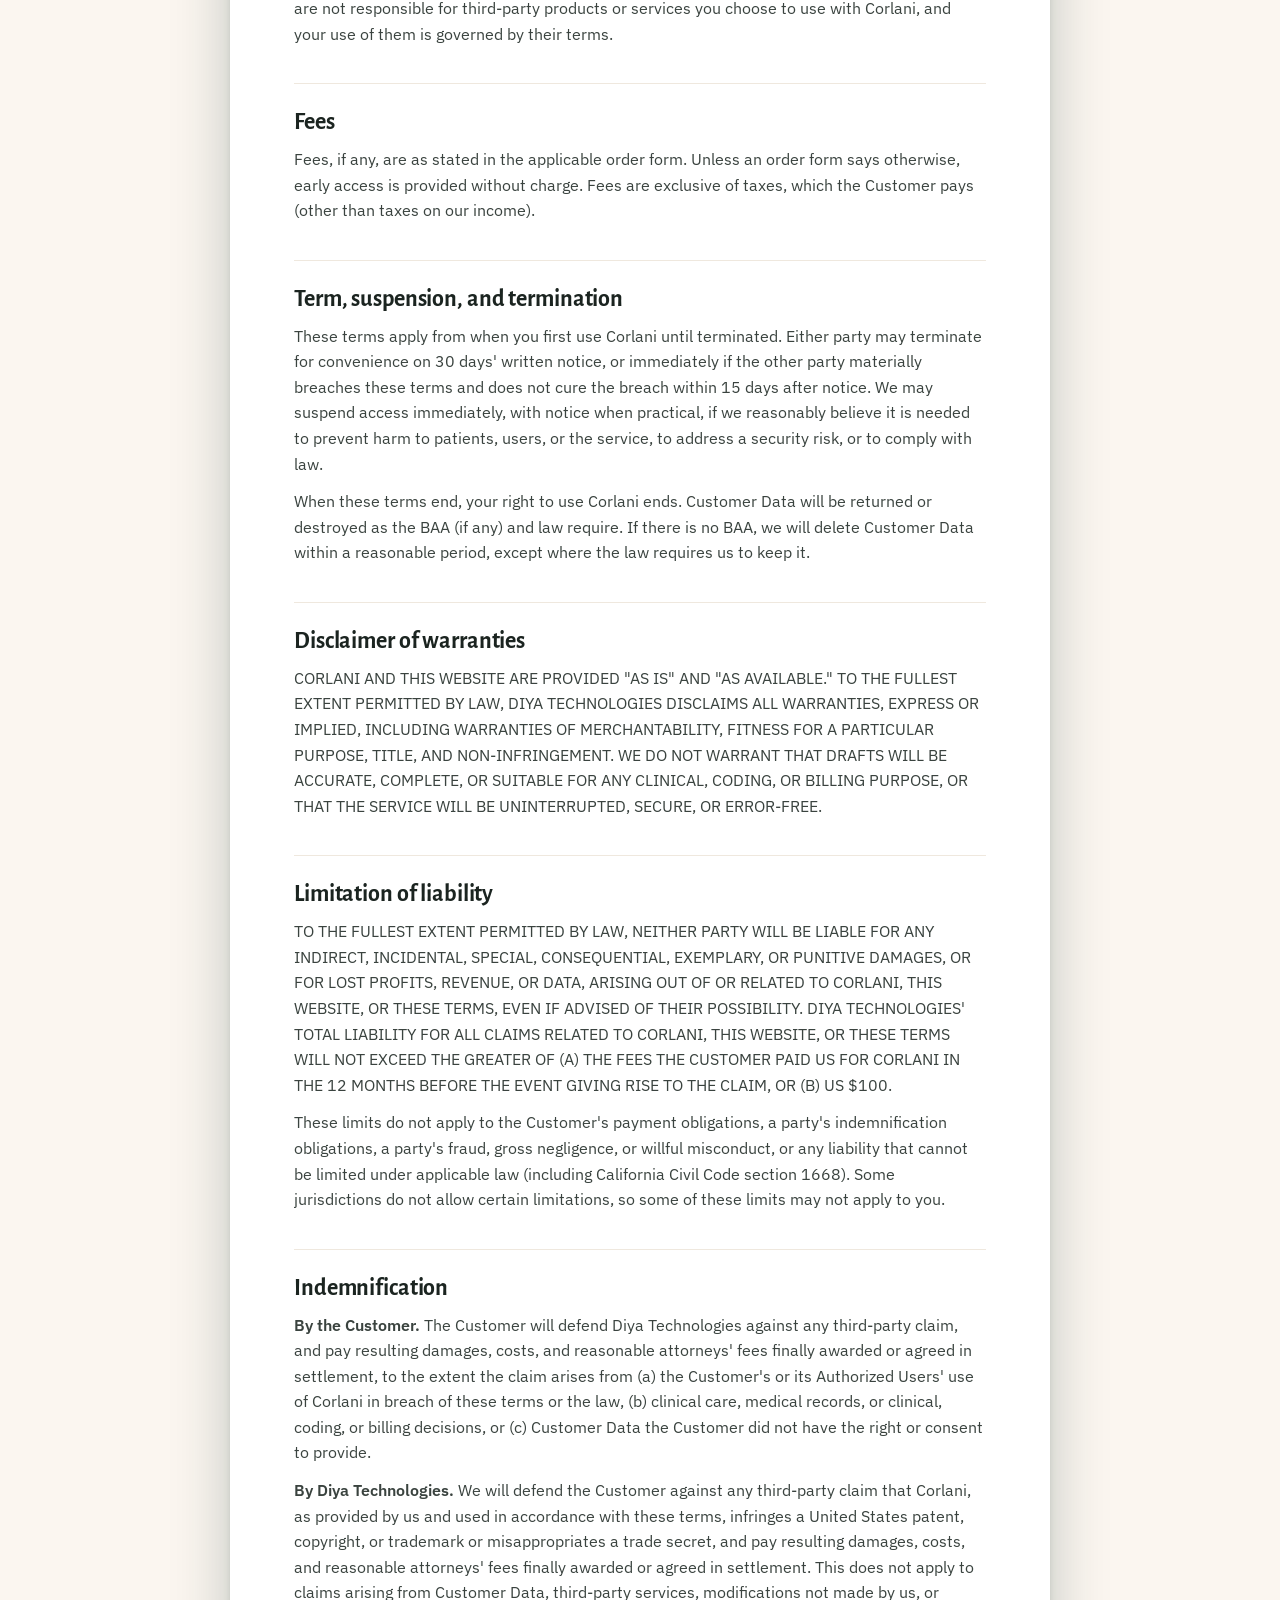
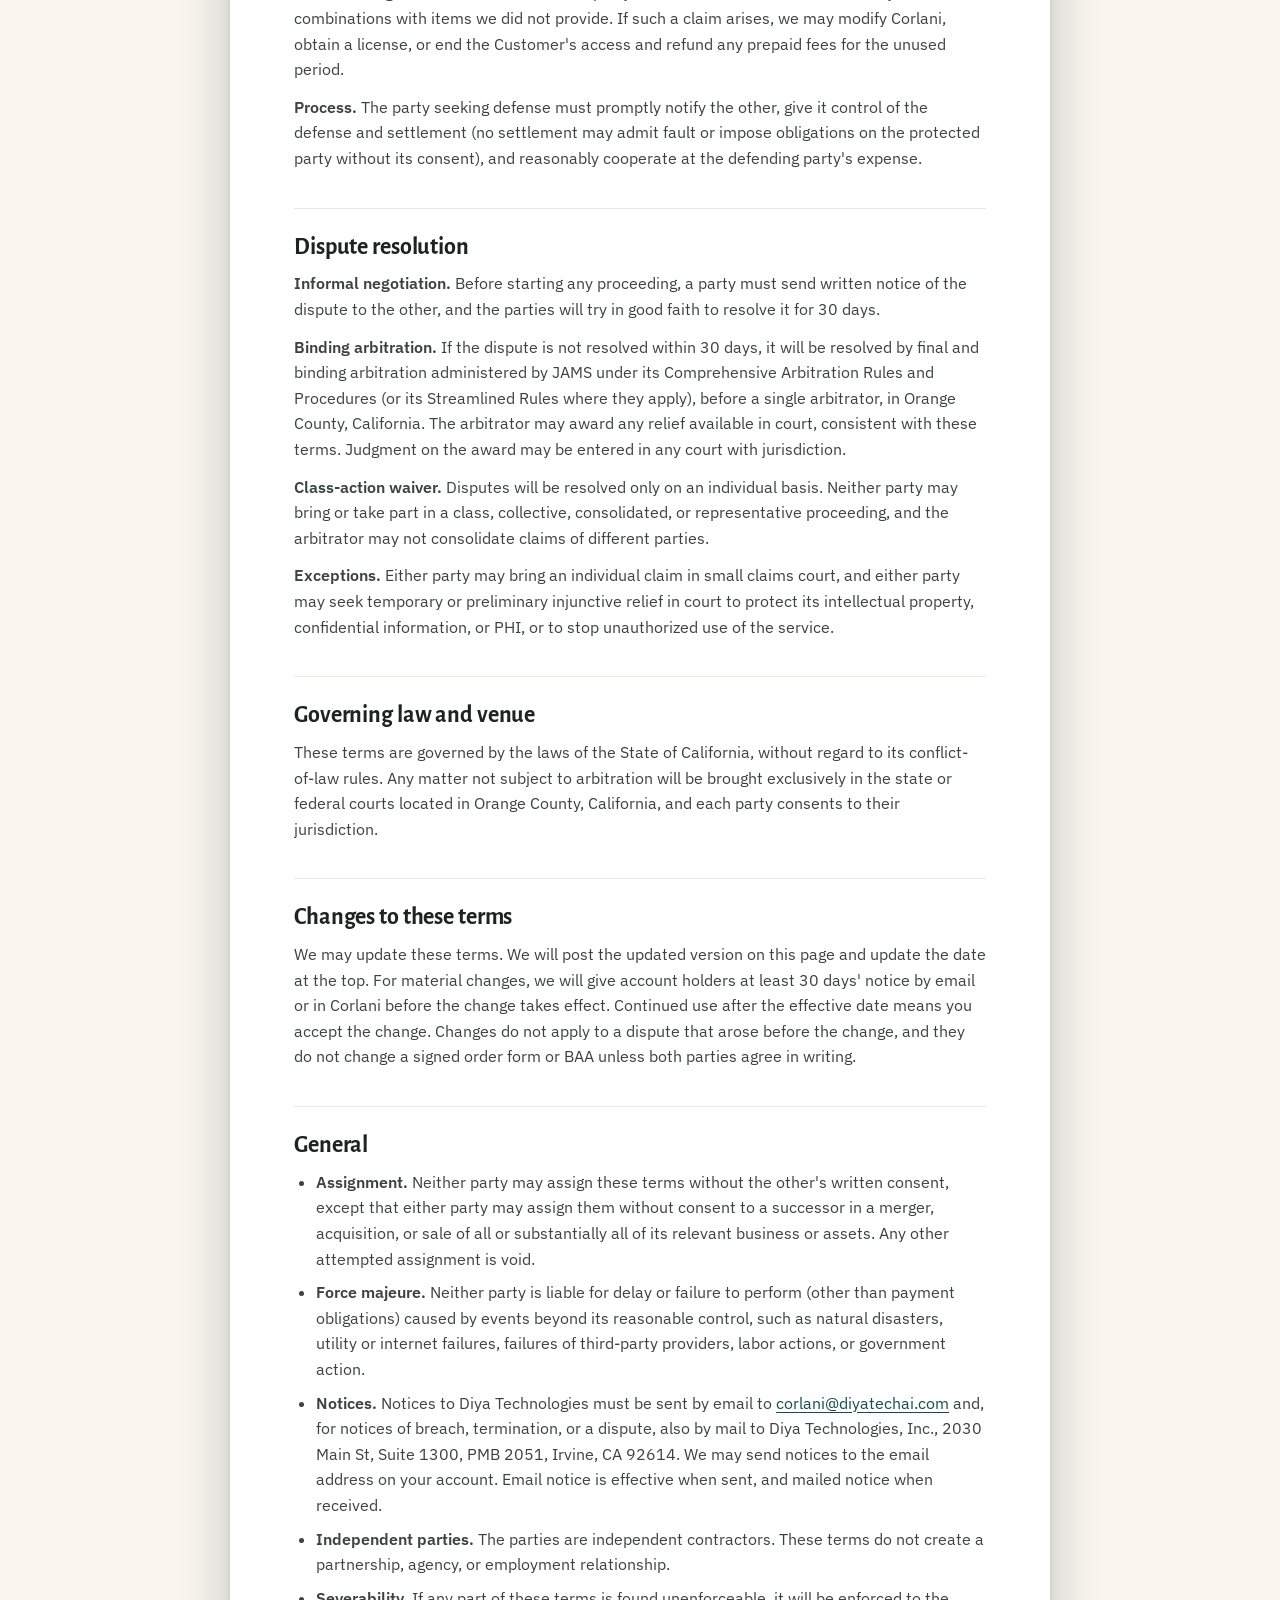
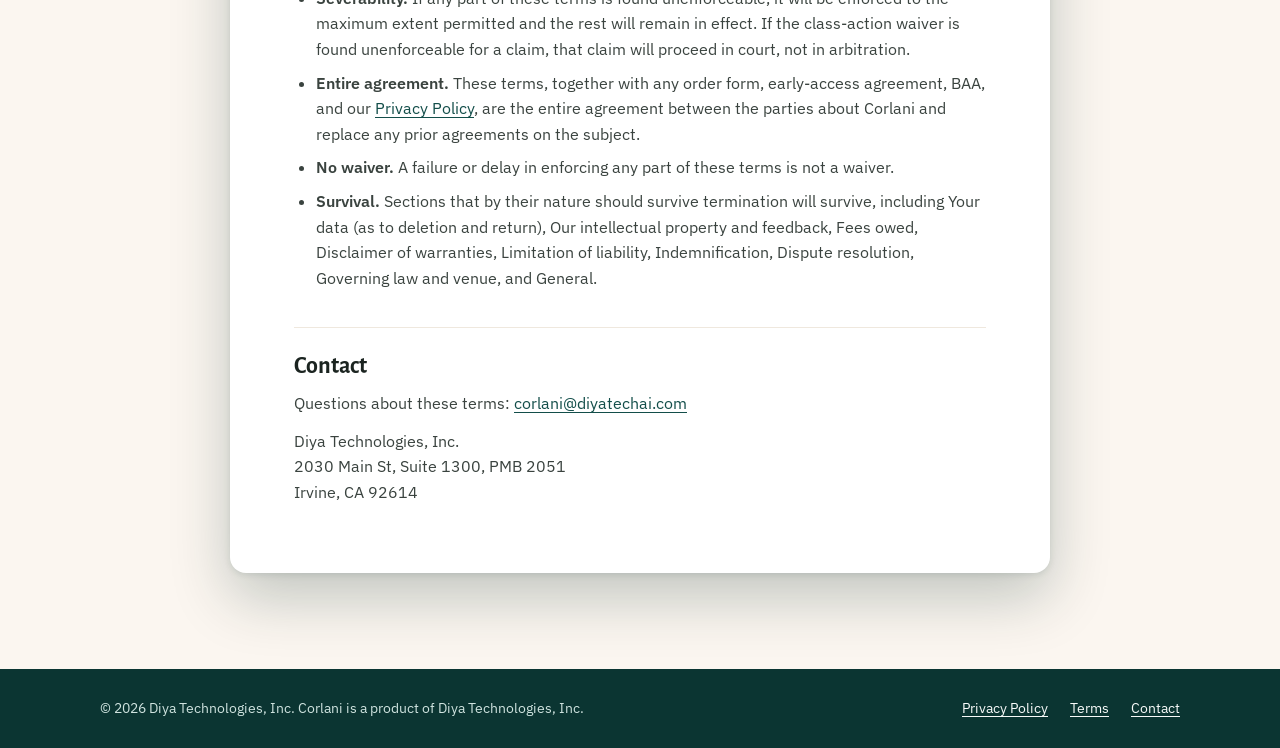
<file: corlani/terms/index.html>
<!doctype html>
<html lang="en">
<head>
<meta charset="utf-8">
<meta name="viewport" content="width=device-width, initial-scale=1">
<title>Terms | Corlani by Diya Technologies, Inc.</title>
<meta name="description" content="Terms for Corlani, a clinical documentation assistant from Diya Technologies, Inc.">
<meta name="theme-color" content="#134E4A">
<link rel="icon" href="/corlani/logo/favicon.svg" type="image/svg+xml">
<link rel="icon" href="/corlani/logo/favicon-32.png" sizes="32x32" type="image/png">
<link rel="icon" href="/corlani/logo/favicon-16.png" sizes="16x16" type="image/png">
<link rel="icon" href="/corlani/logo/icon-512.png" sizes="512x512" type="image/png">
<link rel="apple-touch-icon" href="/corlani/logo/apple-touch-icon-180.png">
<link rel="preload" href="/corlani/fonts/ibm-plex-sans-latin-400-normal.woff2" as="font" type="font/woff2" crossorigin>
<link rel="preload" href="/corlani/fonts/alegreya-sans-latin-700-normal.woff2" as="font" type="font/woff2" crossorigin>
<link rel="stylesheet" href="/corlani/styles.css">
</head>
<body class="page-legal page-terms">
<a class="skip" href="#main">Skip to content</a>
<header class="site-header">
  <div class="wrap">
    <div class="brand">
      <a class="logo" href="/corlani/" aria-label="Corlani"><svg data-logo="corlani-lockup" class="logo-svg" viewBox="55 55 447.4 116.8" role="img" aria-label="Corlani" focusable="false"><g transform="translate(57.96 57.96)"><g transform="translate(-13.94 -10.85) scale(1.4497)"><path fill-rule="evenodd" d="M12.14 57.11L11.28 58.78L10.61 60.55L10.11 62.39L9.78 64.28L9.63 66.21L9.66 68.53L9.86 70.46L10.32 72.71L10.84 74.37L11.53 75.90L12.36 77.30L13.33 78.57L14.42 79.69L15.01 80.20L15.84 80.81L17.18 81.62L18.85 82.37L20.48 82.89L22.06 83.24L23.70 83.43L25.11 83.46L26.84 83.36L28.31 83.15L30.51 82.65L32.30 82.10L35.13 81.03L37.58 79.94L39.54 78.97L42.18 77.49L44.62 75.98L47.32 74.15L49.26 72.72L51.78 70.73L51.98 70.64L52.18 70.68L52.35 70.88L52.83 74.04L53.09 75.19L53.40 76.27L53.95 77.76L54.61 79.08L55.50 80.43L56.52 81.55L57.00 81.97L57.66 82.45L58.20 82.77L58.93 83.12L60.43 83.62L61.88 83.86L62.75 83.90L63.64 83.86L65.29 83.61L67.39 83.05L69.18 82.36L71.64 81.18L72.92 80.45L74.03 79.70L75.06 78.90L75.91 78.13L76.55 77.43L76.89 76.85L76.88 76.71L76.78 76.53L76.52 76.44L75.93 76.59L73.82 77.62L72.84 78.00L71.78 78.33L70.40 78.55L68.90 78.58L68.08 78.49L67.29 78.32L66.16 77.86L65.49 77.47L64.85 77.00L64.24 76.46L63.68 75.85L62.90 74.79L62.21 73.58L61.61 72.20L61.18 70.94L60.75 69.30L60.47 67.81L60.16 65.54L59.91 63.24L59.93 63.08L60.01 62.94L61.83 60.90L63.11 59.38L65.56 56.21L67.84 52.89L69.99 49.37L70.98 47.60L71.91 45.79L72.79 43.96L73.60 42.11L74.35 40.22L75.04 38.32L76.03 35.11L76.52 33.16L76.94 31.20L77.28 29.23L77.51 27.53L77.64 26.00L77.71 24.14L77.69 22.70L77.61 21.32L77.47 19.98L77.18 18.29L76.90 17.08L76.45 15.57L76.05 14.51L75.46 13.20L74.80 12.02L74.08 10.96L73.30 10.03L72.28 9.08L71.21 8.34L70.31 7.93L69.06 7.57L68.15 7.48L67.25 7.57L65.87 7.93L64.25 8.65L62.66 9.56L61.01 10.69L59.42 11.95L58.03 13.23L56.72 14.71L55.60 16.42L54.93 17.71L54.62 18.46L54.11 20.61L53.63 23.15L53.21 26.01L52.88 28.60L52.54 31.92L52.25 35.42L52.01 39.06L51.69 46.58L51.58 54.47L51.68 61.02L51.82 64.36L52.01 67.44L51.90 67.66L50.15 69.33L48.35 70.86L47.12 71.82L45.89 72.70L44.93 73.32L44.00 73.88L42.66 74.60L40.72 75.51L37.60 76.68L36.17 77.11L34.15 77.46L32.42 77.59L30.45 77.54L28.55 77.27L27.51 77.02L26.86 76.81L25.88 76.43L24.95 75.98L23.40 75.03L22.58 74.39L22.00 73.87L21.27 73.13L20.76 72.52L20.13 71.67L19.69 70.98L19.17 70.02L18.82 69.25L18.42 68.19L18.09 67.07L17.77 65.64L17.59 64.54L17.44 63.17L17.39 62.06L17.40 61.06L17.50 59.69L17.70 58.33L17.98 57.00L18.35 55.69L18.72 54.67L19.26 53.43L19.88 52.25L20.52 51.32L20.86 50.93L22.17 50.50L23.10 50.33L24.37 50.23L25.68 50.27L27.02 50.46L28.78 50.88L30.28 51.34L31.62 51.87L32.93 52.51L34.03 53.16L35.08 53.92L35.91 54.65L36.68 55.47L37.36 56.37L37.98 57.40L38.56 58.64L38.79 58.80L39.30 58.70L39.89 58.43L40.61 58.01L41.37 57.49L42.10 56.93L42.70 56.39L43.18 55.85L43.38 55.52L43.40 55.25L42.95 54.08L41.78 51.48L41.15 50.31L40.48 49.23L39.42 47.80L38.39 46.73L37.27 45.86L36.68 45.50L36.06 45.20L34.72 44.75L33.37 44.48L31.88 44.36L30.44 44.42L29.21 44.63L27.07 45.19L25.72 45.69L23.97 46.50L21.82 47.71L19.91 48.98L18.08 50.37L17.25 51.06L15.67 52.52L14.05 54.30L13.09 55.58ZM59.47 55.95L59.35 50.05L59.40 43.34L59.63 36.68L60.00 30.56L60.57 24.27L61.24 19.20L61.69 16.55L62.20 14.25L62.35 13.77L62.44 13.68L62.63 13.63L63.23 13.87L64.09 14.40L64.93 15.08L65.74 15.90L66.50 16.86L67.20 17.94L67.85 19.16L68.29 20.15L68.80 21.58L69.14 22.73L69.50 24.34L69.70 25.62L69.85 26.96L69.93 28.34L69.94 29.87L69.85 31.37L69.70 32.91L69.31 35.41L68.92 37.37L68.45 39.32L67.91 41.26L67.29 43.18L66.60 45.09L65.85 46.97L64.46 50.05L62.90 53.06L61.23 55.93L60.18 57.55L59.95 57.71L59.69 57.66L59.54 57.45Z" class="logo-ink" fill="currentColor"/><circle cx="84.5" cy="76.5" r="5.6" class="logo-dot"/></g><path d="M197.17761961457626 48.18 194.77761961457625 59.480000000000004 193.67761961457626 59.980000000000004Q190.67761961457626 57.88 187.07761961457626 56.68000000000001Q183.47761961457627 55.480000000000004 179.67761961457626 55.480000000000004Q163.77761961457625 55.480000000000004 163.77761961457625 76.38Q163.77761961457625 87.68 167.92761961457626 93.33000000000001Q172.07761961457626 98.98 180.07761961457626 98.98Q183.77761961457625 98.98 187.72761961457627 97.83000000000001Q191.67761961457626 96.68 194.87761961457625 94.68L196.07761961457626 95.38L194.97761961457627 106.88000000000001Q187.37761961457625 110.38000000000001 178.97761961457627 110.38000000000001Q164.57761961457626 110.38000000000001 157.02761961457628 101.98Q149.47761961457627 93.58 149.47761961457627 77.88Q149.47761961457627 61.88 157.52761961457628 53.08Q165.57761961457626 44.28 180.27761961457625 44.28Q189.67761961457626 44.28 197.17761961457626 48.18ZM245.17761961457626 85.38Q245.17761961457626 97.58 239.37761961457625 104.03Q233.57761961457626 110.48 222.67761961457626 110.48Q212.47761961457624 110.48 207.07761961457624 104.48Q201.67761961457626 98.48 201.67761961457626 87.18Q201.67761961457626 74.98 207.47761961457627 68.53Q213.27761961457625 62.08 224.17761961457626 62.08Q234.37761961457625 62.08 239.77761961457625 68.08000000000001Q245.17761961457626 74.08000000000001 245.17761961457626 85.38ZM214.17761961457626 84.58Q214.17761961457626 93.78 216.37761961457625 97.68Q218.57761961457626 101.58 223.57761961457626 101.58Q228.37761961457625 101.58 230.52761961457625 98.43Q232.67761961457626 95.28 232.67761961457626 88.08Q232.67761961457626 78.98 230.42761961457626 75.03Q228.17761961457626 71.08 223.27761961457625 71.08Q218.47761961457627 71.08 216.32761961457626 74.28Q214.17761961457626 77.48 214.17761961457626 84.58ZM284.67761961457626 63.08V75.38L283.2776196145762 75.88Q281.57761961457624 75.18 279.57761961457624 75.18Q273.7776196145762 75.18 269.07761961457624 82.68V88.98L269.7776196145762 109.48H256.47761961457627L257.2776196145762 90.28L256.67761961457626 63.88L269.2776196145762 62.78L269.17761961457626 71.88H269.97761961457627Q274.87761961457625 62.88 282.17761961457626 62.88Q283.07761961457624 62.88 284.67761961457626 63.08ZM307.0776196145763 88.98 307.7776196145763 109.48H294.47761961457627L295.17761961457626 90.18L294.5776196145763 40.28L307.87761961457625 39.28ZM356.8776196145763 75.18Q356.8776196145763 76.98 356.2776196145763 86.58Q356.1776196145763 89.38 355.97761961457627 92.33Q355.7776196145763 95.28 355.7776196145763 97.38Q355.7776196145763 99.08 356.2776196145763 99.73Q356.7776196145763 100.38000000000001 358.0776196145763 100.38000000000001Q359.0776196145763 100.38000000000001 360.6776196145763 99.98L361.6776196145763 100.78L360.47761961457627 107.78Q357.2776196145763 109.88000000000001 353.1776196145763 110.28Q350.1776196145763 109.98 348.1776196145763 108.13Q346.1776196145763 106.28 345.47761961457627 102.98H344.7776196145763Q339.7776196145763 108.28 334.47761961457627 110.38000000000001Q327.2776196145763 110.28 323.1776196145763 106.58000000000001Q319.0776196145763 102.88000000000001 319.0776196145763 96.48Q319.0776196145763 91.48 321.6276196145763 88.63Q324.1776196145763 85.78 329.3776196145763 84.78L344.6776196145763 81.88V77.78Q344.6776196145763 71.28 338.2776196145763 71.28Q335.1776196145763 71.28 331.72761961457627 72.68Q328.2776196145763 74.08000000000001 323.97761961457627 77.08000000000001L322.97761961457627 76.48L321.47761961457627 67.68Q325.7776196145763 64.98 330.6776196145763 63.53Q335.5776196145763 62.08 340.47761961457627 62.08Q348.1776196145763 62.08 352.52761961457634 65.53Q356.8776196145763 68.98 356.8776196145763 75.18ZM333.97761961457627 90.88Q332.3776196145763 91.28 331.6276196145763 92.23Q330.8776196145763 93.18 330.8776196145763 95.08Q330.8776196145763 97.68 332.27761961457634 99.13Q333.6776196145763 100.58 336.1776196145763 100.58Q340.0776196145763 100.58 344.3776196145763 95.98L344.5776196145763 88.58ZM401.0776196145763 80.48Q401.1776196145763 76.98 399.52761961457634 75.03Q397.8776196145763 73.08000000000001 394.7776196145763 73.08000000000001Q390.2776196145763 73.08000000000001 385.1776196145763 77.38V88.98L385.7776196145763 109.48H372.4776196145763L373.1776196145763 90.28L372.6776196145763 63.88L385.2776196145763 62.78V69.58H385.9776196145763Q391.4776196145763 64.58 397.9776196145763 62.38Q405.5776196145763 62.38 409.5776196145763 65.83Q413.5776196145763 69.28 413.3776196145763 75.78L413.0776196145763 89.08L413.6776196145763 109.48H400.2776196145763ZM428.4776196145763 90.28 427.9776196145763 63.88 441.07761961457635 62.78 440.4776196145763 88.98 441.07761961457635 109.48H427.77761961457634ZM441.3776196145763 46.980000000000004Q441.3776196145763 50.38 439.47761961457627 52.38Q437.5776196145763 54.38 434.27761961457634 54.38Q430.9776196145763 54.38 429.2276196145763 52.58Q427.4776196145763 50.78 427.4776196145763 47.480000000000004Q427.4776196145763 44.18000000000001 429.4276196145763 42.18000000000001Q431.3776196145763 40.18000000000001 434.77761961457634 40.18000000000001Q437.8776196145763 40.18000000000001 439.6276196145763 41.980000000000004Q441.3776196145763 43.78 441.3776196145763 46.980000000000004Z" class="logo-ink" fill="currentColor"/></g></svg></a>
      <span class="brand-sep" aria-hidden="true"></span>
      <a class="company" href="/">Diya Technologies, Inc.</a>
    </div>
    <nav class="nav" aria-label="Primary">
      <a href="/corlani/">Corlani</a>
      <a href="mailto:corlani@diyatechai.com">Contact</a>
    </nav>
  </div>
</header>
<main id="main" class="doc">
  <div class="wrap">
    <article class="card">
      <p class="crumb"><a href="/corlani/">Corlani</a></p>
      <h1>Terms</h1>
      <p class="updated">Effective date: November 18, 2026<br>Last updated: November 18, 2026</p>
<h2>About these terms</h2>
<p>These terms are an agreement between Diya Technologies, Inc. ("Diya Technologies," "we," "us") and the practice or organization that uses Corlani ("Customer"), together with each person the Customer allows to use it ("Authorized User," and with the Customer, "you"). They cover Corlani and this website. By creating an account, using Corlani, or using this website, you agree to these terms. If you accept on behalf of a practice, you confirm that you have authority to bind it.</p>
<p>An order form, early-access agreement, or business associate agreement ("BAA") signed by both parties controls over these terms if they conflict. A BAA controls on any matter involving protected health information ("PHI").</p>
<h2>Development and beta status</h2>
<p>Corlani is currently in development and offered, if at all, as an early-access beta. It is not generally available. Features and availability may change, and beta features may be changed or discontinued at any time.</p>
<h2>Eligibility and authorized users</h2>
<ul>
<li>Corlani is for healthcare practices and the licensed clinicians and staff who work for them. It is not for consumers or patients.</li>
<li>You must be at least 18 years old. Clinicians must hold a current, valid license for the care they document.</li>
<li>The Customer decides who may use its account, is responsible for its Authorized Users' compliance with these terms, and must promptly remove access for anyone who should no longer have it.</li>
</ul>
<h2>Accounts and security</h2>
<p>Keep your login credentials confidential and do not share accounts. Use multi-factor authentication when we offer it. You are responsible for activity under your account. Tell us promptly at <a href="mailto:corlani@diyatechai.com">corlani@diyatechai.com</a> if you suspect unauthorized access or a security incident involving Corlani.</p>
<h2>Acceptable use</h2>
<p>Use Corlani only for documentation you are authorized to create, and only with information you are permitted to use. You will not:</p>
<ul>
<li>use Corlani in violation of law, including privacy, consent, and recording laws (for example, by recording a visit without any consent the law requires);</li>
<li>enter PHI before a BAA is in effect, or enter information you have no right to use;</li>
<li>interfere with, probe, or disrupt the service, or bypass its security or usage limits;</li>
<li>copy, resell, or reverse engineer the service, or use it to build a competing product; or</li>
<li>present Corlani's output as the work of a clinician without clinician review, or use it to make automated clinical decisions.</li>
</ul>
<h2>Not medical advice; the clinician is responsible for every note</h2>
<p>Corlani is a documentation assistant. It is not a clinician and does not provide medical advice, diagnosis, or treatment. Corlani uses artificial intelligence, and its output may be incomplete, inaccurate, or wrong, including in ways that are not obvious.</p>
<p>The clinician directs the work. The clinician must review, correct, and approve every draft before it becomes part of a medical record, signs every note in their own EHR, and is solely responsible for the content of the record and for all clinical, coding, and billing decisions.</p>
<h2>What Corlani does not do</h2>
<ul>
<li>Corlani does not sign, bill, code, order, or prescribe.</li>
<li>Corlani's output is an unsigned draft. It is never presented as authored by a licensed clinician or any other person.</li>
</ul>
<h2>HIPAA and protected health information</h2>
<p>Where the Customer is a covered entity or business associate under HIPAA, a signed BAA between the Customer and Diya Technologies is required before any PHI is entered into Corlani. <strong>Do not enter PHI unless a BAA signed by both parties is in effect.</strong> Once a BAA is in effect, we will use and disclose PHI only as the BAA and applicable law permit. You are responsible for obtaining any patient notices, consents, or authorizations the law requires for your use of Corlani.</p>
<h2>Your data</h2>
<p>As between you and us, the Customer owns the information it or its Authorized Users submit to Corlani and the drafts generated for them ("Customer Data"). You grant Diya Technologies a limited, non-exclusive license to host, process, transmit, and display Customer Data only as needed to provide, secure, and support Corlani for you, as your instructions, the BAA (if any), and the law permit. We will not sell Customer Data. You confirm that you have the rights and consents needed for us to process Customer Data this way.</p>
<h2>Our intellectual property and feedback</h2>
<p>Diya Technologies owns Corlani, this website, and all related software, models, prompts, designs, and trademarks. Subject to these terms, we grant the Customer a limited, non-exclusive, non-transferable right for its Authorized Users to use Corlani for the Customer's internal clinical documentation during the term. No other rights are granted. If you send us suggestions or feedback, we may use them without restriction or payment, and without identifying you or including your Customer Data.</p>
<h2>EHR connections and third-party services</h2>
<p>When you connect Corlani to an EHR, EHR data is accessed read-only and used only to draft documentation for you. Those connections are also subject to the EHR or API provider's developer terms, and to the terms of any clearinghouse, billing, or integration partner involved in that connection. You are responsible for having the authorization needed to connect your EHR.</p>
<p>Corlani relies on third-party hosting, AI, and transcription providers under contract with us. We are not responsible for third-party products or services you choose to use with Corlani, and your use of them is governed by their terms.</p>
<h2>Fees</h2>
<p>Fees, if any, are as stated in the applicable order form. Unless an order form says otherwise, early access is provided without charge. Fees are exclusive of taxes, which the Customer pays (other than taxes on our income).</p>
<h2>Term, suspension, and termination</h2>
<p>These terms apply from when you first use Corlani until terminated. Either party may terminate for convenience on 30 days' written notice, or immediately if the other party materially breaches these terms and does not cure the breach within 15 days after notice. We may suspend access immediately, with notice when practical, if we reasonably believe it is needed to prevent harm to patients, users, or the service, to address a security risk, or to comply with law.</p>
<p>When these terms end, your right to use Corlani ends. Customer Data will be returned or destroyed as the BAA (if any) and law require. If there is no BAA, we will delete Customer Data within a reasonable period, except where the law requires us to keep it.</p>
<h2>Disclaimer of warranties</h2>
<p>CORLANI AND THIS WEBSITE ARE PROVIDED "AS IS" AND "AS AVAILABLE." TO THE FULLEST EXTENT PERMITTED BY LAW, DIYA TECHNOLOGIES DISCLAIMS ALL WARRANTIES, EXPRESS OR IMPLIED, INCLUDING WARRANTIES OF MERCHANTABILITY, FITNESS FOR A PARTICULAR PURPOSE, TITLE, AND NON-INFRINGEMENT. WE DO NOT WARRANT THAT DRAFTS WILL BE ACCURATE, COMPLETE, OR SUITABLE FOR ANY CLINICAL, CODING, OR BILLING PURPOSE, OR THAT THE SERVICE WILL BE UNINTERRUPTED, SECURE, OR ERROR-FREE.</p>
<h2>Limitation of liability</h2>
<p>TO THE FULLEST EXTENT PERMITTED BY LAW, NEITHER PARTY WILL BE LIABLE FOR ANY INDIRECT, INCIDENTAL, SPECIAL, CONSEQUENTIAL, EXEMPLARY, OR PUNITIVE DAMAGES, OR FOR LOST PROFITS, REVENUE, OR DATA, ARISING OUT OF OR RELATED TO CORLANI, THIS WEBSITE, OR THESE TERMS, EVEN IF ADVISED OF THEIR POSSIBILITY. DIYA TECHNOLOGIES' TOTAL LIABILITY FOR ALL CLAIMS RELATED TO CORLANI, THIS WEBSITE, OR THESE TERMS WILL NOT EXCEED THE GREATER OF (A) THE FEES THE CUSTOMER PAID US FOR CORLANI IN THE 12 MONTHS BEFORE THE EVENT GIVING RISE TO THE CLAIM, OR (B) US $100.</p>
<p>These limits do not apply to the Customer's payment obligations, a party's indemnification obligations, a party's fraud, gross negligence, or willful misconduct, or any liability that cannot be limited under applicable law (including California Civil Code section 1668). Some jurisdictions do not allow certain limitations, so some of these limits may not apply to you.</p>
<h2>Indemnification</h2>
<p><strong>By the Customer.</strong> The Customer will defend Diya Technologies against any third-party claim, and pay resulting damages, costs, and reasonable attorneys' fees finally awarded or agreed in settlement, to the extent the claim arises from (a) the Customer's or its Authorized Users' use of Corlani in breach of these terms or the law, (b) clinical care, medical records, or clinical, coding, or billing decisions, or (c) Customer Data the Customer did not have the right or consent to provide.</p>
<p><strong>By Diya Technologies.</strong> We will defend the Customer against any third-party claim that Corlani, as provided by us and used in accordance with these terms, infringes a United States patent, copyright, or trademark or misappropriates a trade secret, and pay resulting damages, costs, and reasonable attorneys' fees finally awarded or agreed in settlement. This does not apply to claims arising from Customer Data, third-party services, modifications not made by us, or combinations with items we did not provide. If such a claim arises, we may modify Corlani, obtain a license, or end the Customer's access and refund any prepaid fees for the unused period.</p>
<p><strong>Process.</strong> The party seeking defense must promptly notify the other, give it control of the defense and settlement (no settlement may admit fault or impose obligations on the protected party without its consent), and reasonably cooperate at the defending party's expense.</p>
<h2>Dispute resolution</h2>
<p><strong>Informal negotiation.</strong> Before starting any proceeding, a party must send written notice of the dispute to the other, and the parties will try in good faith to resolve it for 30 days.</p>
<p><strong>Binding arbitration.</strong> If the dispute is not resolved within 30 days, it will be resolved by final and binding arbitration administered by JAMS under its Comprehensive Arbitration Rules and Procedures (or its Streamlined Rules where they apply), before a single arbitrator, in Orange County, California. The arbitrator may award any relief available in court, consistent with these terms. Judgment on the award may be entered in any court with jurisdiction.</p>
<p><strong>Class-action waiver.</strong> Disputes will be resolved only on an individual basis. Neither party may bring or take part in a class, collective, consolidated, or representative proceeding, and the arbitrator may not consolidate claims of different parties.</p>
<p><strong>Exceptions.</strong> Either party may bring an individual claim in small claims court, and either party may seek temporary or preliminary injunctive relief in court to protect its intellectual property, confidential information, or PHI, or to stop unauthorized use of the service.</p>
<h2>Governing law and venue</h2>
<p>These terms are governed by the laws of the State of California, without regard to its conflict-of-law rules. Any matter not subject to arbitration will be brought exclusively in the state or federal courts located in Orange County, California, and each party consents to their jurisdiction.</p>
<h2>Changes to these terms</h2>
<p>We may update these terms. We will post the updated version on this page and update the date at the top. For material changes, we will give account holders at least 30 days' notice by email or in Corlani before the change takes effect. Continued use after the effective date means you accept the change. Changes do not apply to a dispute that arose before the change, and they do not change a signed order form or BAA unless both parties agree in writing.</p>
<h2>General</h2>
<ul>
<li><strong>Assignment.</strong> Neither party may assign these terms without the other's written consent, except that either party may assign them without consent to a successor in a merger, acquisition, or sale of all or substantially all of its relevant business or assets. Any other attempted assignment is void.</li>
<li><strong>Force majeure.</strong> Neither party is liable for delay or failure to perform (other than payment obligations) caused by events beyond its reasonable control, such as natural disasters, utility or internet failures, failures of third-party providers, labor actions, or government action.</li>
<li><strong>Notices.</strong> Notices to Diya Technologies must be sent by email to <a href="mailto:corlani@diyatechai.com">corlani@diyatechai.com</a> and, for notices of breach, termination, or a dispute, also by mail to Diya Technologies, Inc., 2030 Main St, Suite 1300, PMB 2051, Irvine, CA 92614. We may send notices to the email address on your account. Email notice is effective when sent, and mailed notice when received.</li>
<li><strong>Independent parties.</strong> The parties are independent contractors. These terms do not create a partnership, agency, or employment relationship.</li>
<li><strong>Severability.</strong> If any part of these terms is found unenforceable, it will be enforced to the maximum extent permitted and the rest will remain in effect. If the class-action waiver is found unenforceable for a claim, that claim will proceed in court, not in arbitration.</li>
<li><strong>Entire agreement.</strong> These terms, together with any order form, early-access agreement, BAA, and our <a href="/corlani/privacy/">Privacy Policy</a>, are the entire agreement between the parties about Corlani and replace any prior agreements on the subject.</li>
<li><strong>No waiver.</strong> A failure or delay in enforcing any part of these terms is not a waiver.</li>
<li><strong>Survival.</strong> Sections that by their nature should survive termination will survive, including Your data (as to deletion and return), Our intellectual property and feedback, Fees owed, Disclaimer of warranties, Limitation of liability, Indemnification, Dispute resolution, Governing law and venue, and General.</li>
</ul>
<h2>Contact</h2>
<p>Questions about these terms: <a href="mailto:corlani@diyatechai.com">corlani@diyatechai.com</a></p>
<p>Diya Technologies, Inc.<br>2030 Main St, Suite 1300, PMB 2051<br>Irvine, CA 92614</p>
    </article>
  </div>
</main>
<footer class="site-footer">
  <div class="wrap">
    <span>&copy; 2026 Diya Technologies, Inc. Corlani is a product of Diya Technologies, Inc.</span>
    <nav aria-label="Legal">
      <a href="/corlani/privacy/">Privacy Policy</a>
      <a href="/corlani/terms/">Terms</a>
      <a href="mailto:corlani@diyatechai.com">Contact</a>
    </nav>
  </div>
</footer>
</body>
</html>
</file>
<file: corlani/styles.css>
/* Corlani public pages . Based on v2 Direction A. IBM Plex Sans + Alegreya Sans 700, self-hosted (SIL OFL 1.1, see fonts/OFL.txt). No scripts. */
@font-face{font-family:"IBM Plex Sans";font-style:normal;font-weight:400;font-display:swap;src:url("/corlani/fonts/ibm-plex-sans-latin-400-normal.woff2") format("woff2");}
@font-face{font-family:"IBM Plex Sans";font-style:normal;font-weight:500;font-display:swap;src:url("/corlani/fonts/ibm-plex-sans-latin-500-normal.woff2") format("woff2");}
@font-face{font-family:"IBM Plex Sans";font-style:normal;font-weight:600;font-display:swap;src:url("/corlani/fonts/ibm-plex-sans-latin-600-normal.woff2") format("woff2");}
@font-face{font-family:"Alegreya Sans";font-style:normal;font-weight:700;font-display:swap;src:url("/corlani/fonts/alegreya-sans-latin-700-normal.woff2") format("woff2");}
:root{
  --canvas:#F4F5F3; --surface:#FFFFFF; --border:#D9DDD8; --border-2:#E4E8E4;
  --text:#1B2420; --text-2:#3A433F; --muted:#4F5B56;
  --primary:#134E4A; --primary-deep:#0E3F3C; --primary-hover:#0E3F3C;
  --on-dark:#F7FAF9; --on-dark-2:#CFE3DF; --mint:#9FD3C3; --mint-soft:#B9E0D2;
  --sage-band:#E6F0EC; --tint:#E7EFEE;
  --ok-bg:#DDEFE8; --ok-fg:#134E4A; --rec-bg:#E7EFEE; --rec-fg:#134E4A; --no-bg:#EEF0EE; --no-fg:#4F5B56;
  --sk:#E3E7E4; --sk-2:#EDF0EE;
  --radius:10px; --radius-lg:16px;
  --shadow-1:0 1px 2px rgba(14,63,60,.06),0 4px 14px rgba(14,63,60,.06);
  --shadow-2:0 2px 6px rgba(9,40,38,.10),0 24px 60px rgba(9,40,38,.24);
}
*{box-sizing:border-box}
html{-webkit-text-size-adjust:100%;scroll-behavior:auto}
body{margin:0;background:var(--canvas);color:var(--text);font-family:"IBM Plex Sans",sans-serif;font-weight:400;font-size:16px;line-height:1.6}
a{color:var(--primary);text-underline-offset:3px}
a:hover{color:var(--primary-hover)}
a:focus-visible,.btn:focus-visible{outline:2px solid currentColor;outline-offset:3px;border-radius:4px}
.wrap{max-width:1160px;margin:0 auto;padding:0 40px}
.skip{position:absolute;left:-9999px}
.skip:focus{left:16px;top:16px;background:var(--surface);color:var(--primary);padding:8px 12px;z-index:10}
p{margin:0}

/* Header: sits on the petrol band */
.site-header{background-color:var(--primary);color:var(--on-dark);border-bottom:1px solid rgba(207,227,223,.14)}
.site-header .wrap{display:flex;align-items:center;justify-content:space-between;gap:16px;min-height:72px}
.brand{display:flex;align-items:center;gap:16px;min-width:0}
.logo{display:inline-flex;color:var(--mint-soft);line-height:0}
.logo-svg{height:30px;width:auto;display:block}
.logo-svg .logo-word{fill:var(--on-dark)}
.brand-sep{width:1px;height:24px;background:rgba(207,227,223,.35)}
.company{font-weight:500;font-size:15px;color:var(--on-dark-2);text-decoration:none;letter-spacing:.01em}
.page-home .company{font-weight:600;font-size:17px;color:var(--on-dark)}
.company:hover{color:var(--on-dark);text-decoration:underline}
.nav{display:flex;gap:28px}
.nav a{color:var(--on-dark);text-decoration:none;font-weight:500;font-size:15px}
.nav a:hover{color:var(--on-dark);text-decoration:underline}

/* Hero band */
.hero-band{background-color:var(--primary);color:var(--on-dark);
  background-image:radial-gradient(1100px 520px at 78% 18%,#185852 0%,rgba(24,88,82,0) 62%),linear-gradient(180deg,#134E4A 0%,#0E3F3C 100%);
  position:relative}
.hero-band::after{content:"";position:absolute;left:0;right:0;bottom:0;height:var(--strip,150px);background:var(--strip-bg,var(--sage-band))}
.page-home{--strip-bg:var(--canvas)}
.hero{position:relative;z-index:1;display:grid;grid-template-columns:minmax(0,1fr) minmax(0,1.08fr);gap:56px;align-items:start;padding-top:88px;padding-bottom:0}
.hero-copy{padding-bottom:calc(var(--strip,150px) + 40px)}
.wordmark{display:flex;align-items:center;gap:14px;margin:0 0 28px}
.wm-mark{display:inline-flex;width:44px;height:44px;border-radius:12px;background:rgba(247,250,249,.08);border:1px solid rgba(207,227,223,.22);align-items:center;justify-content:center;color:var(--mint-soft)}
.wm-mark .mark-svg{width:28px;height:28px}
.wm-text{font-weight:600;font-size:20px;letter-spacing:.01em;color:var(--on-dark);line-height:1.25}
.wm-text span{display:block;font-weight:400;font-size:14px;letter-spacing:0;color:var(--on-dark-2)}
h1{margin:0 0 24px;font-weight:600;font-size:58px;line-height:1.07;letter-spacing:-.022em;max-width:13.5ch;color:var(--on-dark)}
.lede{font-size:20px;line-height:1.6;color:var(--on-dark-2);max-width:34em}
.status{display:inline-flex;align-items:center;gap:10px;margin-top:32px;padding:8px 16px;border-radius:999px;
  background-color:var(--primary-deep);border:1px solid rgba(159,211,195,.35);font-size:15px;font-weight:500;color:var(--on-dark)}
.status i{width:8px;height:8px;border-radius:50%;background:var(--mint);flex:none;box-shadow:0 0 0 4px rgba(159,211,195,.18)}
.actions{display:flex;flex-wrap:wrap;gap:14px 24px;align-items:center;margin-top:28px}
.btn{display:inline-block;background-color:var(--on-dark);color:var(--primary);text-decoration:none;font-weight:600;font-size:16px;
  padding:14px 24px;border-radius:var(--radius);box-shadow:0 1px 0 rgba(255,255,255,.4) inset,0 8px 24px rgba(5,30,28,.28);transition:transform .15s ease}
.btn:hover{background-color:#FFFFFF;color:var(--primary-deep)}
.actions .mail{font-size:15px;color:var(--on-dark-2)}
.actions .mail:hover{color:var(--on-dark)}

/* Illustration: floats on the right and overlaps the next section */
.hero-visual{position:relative;margin-bottom:96px;z-index:2;align-self:end}
.frame{position:relative}
.frame::before{content:"";position:absolute;inset:-22px 26px 34px -22px;border-radius:22px;background:rgba(159,211,195,.10);border:1px solid rgba(207,227,223,.18)}
.frame::after{content:"";position:absolute;inset:auto -22px -22px 40px;height:60%;border-radius:22px;background:#D3E5DE;z-index:-1}
.frame{isolation:isolate}
.mock{position:relative;background-color:var(--surface);color:var(--text);border-radius:var(--radius-lg);box-shadow:var(--shadow-2);overflow:hidden;border:1px solid rgba(255,255,255,.6)}
.mock-top{display:flex;align-items:center;gap:14px;padding:16px 20px;border-bottom:1px solid var(--border-2);background-color:#FAFBFA}
.dots{display:flex;gap:6px}.dots i{width:9px;height:9px;border-radius:50%;background:#D5DBD7}
.mock-top .sk{flex:1;max-width:120px}
.badge{margin-left:auto;display:inline-flex;align-items:center;gap:6px;padding:3px 12px;border-radius:999px;font-size:14px;font-weight:500;
  background-color:var(--tint);color:var(--primary);border:1px dashed #9DBDB8;white-space:nowrap}
.mock-body{display:grid;grid-template-columns:136px 1fr}
.mock-side{display:flex;flex-direction:column;gap:14px;padding:26px 18px;border-right:1px solid var(--border-2);background-color:#FBFCFB}
.mock-side .sk{height:10px;width:100%}
.mock-side .sk.on{background:var(--mint-soft)}
.mock-main{padding:28px 30px 32px;display:flex;flex-direction:column;gap:12px}
.sk{display:block;height:10px;border-radius:6px;background:var(--sk)}
.mock-head{display:flex;align-items:center;justify-content:space-between;gap:12px;margin-bottom:6px}
.mock-head .sk.hd{flex:none;margin:0}
.mock-icon{width:22px;height:22px;flex:none;color:#134E4A;padding:5px;box-sizing:content-box;border-radius:8px;background:var(--tint)}
.sk.sub{height:11px;margin-top:10px;background:#D9DFDB}
.sk.hd{height:14px;background:#CBD3CE;margin-bottom:6px}
.w30{width:30%}.w40{width:40%}.w45{width:45%}.w48{width:48%}.w52{width:52%}.w55{width:55%}.w60{width:60%}.w62{width:62%}.w70{width:70%}.w85{width:85%}.w92{width:92%}.w100{width:100%}

/* Section rhythm */
.band{padding:96px 0}
.band-how{background-color:var(--sage-band);padding-top:40px}
.band-who{background-color:var(--surface)}
.band-privacy{background-color:var(--canvas)}
.eyebrow,.eyebrow-h{margin:0 0 10px;font-size:14px;font-weight:600;letter-spacing:.08em;text-transform:uppercase;color:var(--primary)}
h2{margin:0 0 20px;font-weight:600;font-size:34px;line-height:1.2;letter-spacing:-.012em;color:var(--text)}
h3{margin:0 0 8px;font-weight:600;font-size:20px;line-height:1.35}
.card{background-color:var(--surface);border:1px solid var(--border);border-radius:var(--radius-lg);padding:32px;box-shadow:var(--shadow-1)}
.card p{color:var(--text-2)}

/* Steps: connected flow */
.steps{list-style:none;margin:40px 0 0;padding:0;display:grid;grid-template-columns:repeat(3,1fr);gap:28px;position:relative}
.steps::before{content:"";position:absolute;top:36px;left:calc(16.66% - 0px);right:calc(16.66% - 0px);height:2px;
  background:repeating-linear-gradient(90deg,#8FBFB3 0 10px,transparent 10px 18px)}
.step{position:relative;text-align:center;background-color:var(--surface);border-radius:var(--radius-lg);padding:0 28px 32px;margin-top:36px;box-shadow:var(--shadow-1);border:1px solid #D3E2DC}
.step-node{display:flex;justify-content:center;margin:-36px 0 18px}
.step-icon{width:72px;height:72px;border-radius:50%;display:flex;align-items:center;justify-content:center;background-color:var(--primary);color:var(--on-dark);
  box-shadow:0 0 0 8px var(--sage-band),0 10px 24px rgba(14,63,60,.25)}
.step-icon svg{width:34px;height:34px}
.step-num{display:block;font-size:14px;font-weight:600;letter-spacing:.06em;text-transform:uppercase;color:var(--primary);margin-bottom:6px}
.step p{color:var(--text-2)}

/* Who / control */
.two{display:grid;grid-template-columns:1fr 1fr;gap:28px}
.band-who .card{box-shadow:none;background-color:var(--canvas);border-color:var(--border-2);padding:40px}
.band-who h2{font-size:28px}
.card ul{margin:0;padding:0;list-style:none;color:var(--text-2)}
.card li{position:relative;padding-left:30px}
.card li+li{margin-top:12px}
.card li::before{content:"";position:absolute;left:2px;top:.55em;width:12px;height:12px;border-radius:50%;background:var(--mint);box-shadow:0 0 0 4px #DDEFE8}
.control li::before{border-radius:3px;background:var(--primary);box-shadow:none;width:14px;height:3px;top:.8em}

/* Privacy */
.privacy{max-width:860px;margin:0 auto;padding:48px;border-left:4px solid var(--primary)}
.privacy p+p{margin-top:14px}

/* Contact band */
.band-contact{background-color:var(--primary-deep);color:var(--on-dark);
  background-image:radial-gradient(800px 300px at 15% 0%,#164F4A 0%,rgba(22,79,74,0) 70%)}
.contact{text-align:center}
.band-contact .eyebrow{color:var(--mint)}
.band-contact h2{color:var(--on-dark);font-size:38px}
.contact p{color:var(--on-dark-2);font-size:18px;max-width:40em;margin:0 auto}
.contact p+p{margin-top:10px;font-size:15px}
.band-contact a{color:var(--on-dark);font-weight:500}
.band-contact a:hover{color:#FFFFFF}

/* Footer */
.site-footer{background-color:#0B3532;color:var(--on-dark-2);font-size:14px}
.site-footer .wrap{display:flex;flex-wrap:wrap;justify-content:space-between;gap:12px 24px;padding-top:28px;padding-bottom:28px}
.site-footer nav{display:flex;flex-wrap:wrap;gap:8px 22px}
.site-footer a{color:var(--on-dark)}

/* Home */
.home-hero{align-items:center;padding-bottom:0}
.page-home h1{font-size:60px;max-width:11ch}
.page-home{--strip:190px}
.page-home .hero-visual{margin-bottom:40px}
.tile{position:relative;background-color:var(--surface);color:var(--text);border-radius:20px;box-shadow:var(--shadow-2);padding:32px}
.tile .eyebrow-h{margin-bottom:16px}
.product-top{display:flex;flex-wrap:wrap;align-items:center;gap:10px 14px;margin-bottom:12px}
.tile-mark{display:inline-flex;width:48px;height:48px;border-radius:12px;background-color:var(--primary);color:var(--mint-soft);align-items:center;justify-content:center}
.tile-mark .mark-svg{width:30px;height:30px}
.product-top h3{margin:0;font-size:26px;color:var(--text)}
.tag{display:inline-block;padding:3px 12px;background-color:var(--tint);border:1px solid #C9DAD8;border-radius:999px;font-size:14px;font-weight:500;color:var(--primary)}
.tile > p{color:var(--text-2)}
.tile-visual{margin:22px 0 4px;padding:18px;border-radius:14px;background-color:var(--sage-band)}
.mock.mini{box-shadow:0 1px 2px rgba(14,63,60,.08),0 10px 24px rgba(14,63,60,.10)}
.mock.mini .mock-top{padding:10px 14px}
.mock.mini .mock-main{padding:16px 18px 18px;gap:8px}
.tile .product-link{margin-top:18px;font-weight:600}
.home-contact{padding-top:48px;background-color:var(--canvas);background-image:none;color:var(--text)}
.home-contact h2{color:var(--text)}
.home-contact p{color:var(--text-2)}
.home-contact a{color:var(--primary)}
.home-contact a:hover{color:var(--primary-hover)}

/* Legal pages: petrol band behind the top of the document card */
.doc{padding:56px 0 96px;background-color:var(--canvas);background-image:linear-gradient(180deg,#134E4A 0,#0E3F3C 240px,var(--canvas) 240px)}
.doc .card{max-width:820px;margin:0 auto;padding:56px 64px;box-shadow:var(--shadow-2);border:0}
.doc h1{font-size:44px;max-width:none;margin:8px 0 16px;color:var(--text)}
.doc h2{font-size:22px;margin:36px 0 10px;padding-top:24px;border-top:1px solid var(--border-2)}
.doc p,.doc li{color:var(--text-2)}
.doc ul{padding-left:22px;list-style:disc}
.doc li{padding-left:0}
.doc li::before{display:none}
.doc li+li{margin-top:8px}
.crumb{font-size:15px;font-weight:500}
.updated{font-size:15px;color:var(--muted)}
.draft{padding:14px 16px;background-color:var(--tint);border:1px solid #C9DAD8;border-radius:var(--radius);color:var(--text);font-size:15px}
.draft strong{font-weight:600}
.doc .card p{margin:0 0 12px}
.doc .card ul{margin:0 0 12px}
.doc .card p.updated{margin:0}
.doc .card p.draft{margin:24px 0 8px}

/* Motion: the illustration card settles in once */
@media (prefers-reduced-motion: no-preference){
  .mock{animation:card-in .7s cubic-bezier(.2,.7,.2,1) .1s both}
  @keyframes card-in{from{opacity:0;transform:translateY(10px)}to{opacity:1;transform:none}}
  .btn:hover{transform:translateY(-1px)}
}

/* Responsive */
@media (max-width:1100px){
  .hero{gap:40px;padding-top:72px}
  h1{font-size:48px}
  .page-home h1{font-size:50px}
  .mock-body{grid-template-columns:96px 1fr}
}
@media (max-width:900px){
  .hero{grid-template-columns:1fr;gap:0}
  .hero-band,.page-home{--strip:120px}
  .hero-copy,.page-home .hero-copy{padding-bottom:48px}
  .hero-visual,.page-home .hero-visual{margin-bottom:40px;max-width:620px}
  .two{grid-template-columns:1fr}
  .steps{grid-template-columns:1fr;gap:20px;margin-top:32px}
  .steps::before{top:36px;bottom:36px;left:36px;right:auto;width:2px;height:auto;background:repeating-linear-gradient(180deg,#8FBFB3 0 10px,transparent 10px 18px)}
  .step{text-align:left;margin-top:0;padding:24px 24px 24px 112px;min-height:120px}
  .step-node{position:absolute;left:0;top:24px;margin:0}
  .steps .step-icon{box-shadow:0 0 0 6px var(--sage-band),0 8px 18px rgba(14,63,60,.22)}
  .step{background-color:var(--surface)}
}
@media (max-width:900px){
  .steps{padding-left:0}
  .step{margin-left:0}
  .step-node{left:20px}
  .step-icon{width:64px;height:64px}
  .steps::before{left:52px}
  .step{padding-left:104px}
}
@media (max-width:600px){
  .wrap{padding:0 20px}
  .site-header .wrap{min-height:64px;flex-wrap:wrap;padding-top:12px;padding-bottom:12px;row-gap:8px}
  .brand{gap:10px;flex-wrap:wrap}
  .logo-svg{height:24px}
  .brand-sep{height:18px}
  .company{font-size:14px}
  .page-home .company{font-size:16px}
  .nav{gap:18px}
  .nav a{font-size:15px}
  .hero{padding-top:44px}
  h1,.page-home h1{font-size:38px;letter-spacing:-.018em}
  .lede{font-size:18px}
  .wordmark{margin-bottom:22px}
  .hero-band,.page-home{--strip:96px}
  .hero-visual,.page-home .hero-visual{margin-bottom:28px}
  .mock-body{grid-template-columns:1fr}
  .mock-side{display:none}
  .mock-main{padding:18px}
  .mock-top .sk{display:none}
  .frame::before{inset:-10px 16px 30px -10px}
  .frame::after{inset:auto -8px -10px 30px}
  .status{border-radius:14px}
  .band{padding:64px 0}
  .band-how{padding-top:32px}
  .home-contact{padding-top:32px}
  h2{font-size:28px}
  .band-contact h2{font-size:30px}
  .card,.band-who .card{padding:24px}
  .privacy{padding:28px 22px}
  .step{padding:20px 18px 22px 88px;min-height:0}
  .step-node{left:12px;top:20px}
  .step-icon{width:56px;height:56px}.step-icon svg{width:28px;height:28px}
  .steps::before{left:40px}
  .tile{padding:22px}
  .tile-visual{padding:12px}
  .product-top h3{font-size:22px}
  .doc{padding-top:28px;background-image:linear-gradient(180deg,#134E4A 0,#0E3F3C 160px,var(--canvas) 160px)}
  .doc .card{padding:28px 20px}
  .doc h1{font-size:32px}
  .contact p{font-size:17px}
}
@media (max-width:380px){
    .badge{padding:3px 10px}
  h1,.page-home h1{font-size:34px}
}
.tagline{margin:-4px 0 20px;font-size:20px;font-weight:500;letter-spacing:.01em;line-height:1.4;color:var(--mint)}

/* ===== Corlani layer ===== */
:root{
  --cream:#FBF6F0; --sand:#F6F0E8; --coral:#D4664A; --coral-glow:#EE8B6E; --terracotta:#B4472F; --coral-soft:#F7DED4;
  --canvas:#FBF6F0; --border:#E6DED3; --border-2:#EFE8DE; --sage-band:#F6F0E8;
  --display:"Alegreya Sans","IBM Plex Sans",sans-serif;
}

/* Focus: visible on light and on petrol (old site had petrol-on-petrol on the primary button) */
a:focus-visible,.btn:focus-visible{outline:3px solid var(--primary);outline-offset:3px;border-radius:4px}
.site-header a:focus-visible,.hero-copy a:focus-visible,.band-contact:not(.home-contact) a:focus-visible,.site-footer a:focus-visible{outline-color:var(--cream)}
.hero-copy .btn:focus-visible{outline:3px solid var(--cream);outline-offset:4px;box-shadow:0 0 0 9px var(--coral-glow),0 8px 24px rgba(5,30,28,.28)}
.skip:focus{z-index:1001;top:16px;outline:3px solid var(--primary)}

/* Display type: Alegreya Sans Bold, the wordmark's face */
h1,h2,.product-top h3,.wm-text{font-family:var(--display);font-weight:700}
h1{letter-spacing:-.012em;line-height:1.04}
h2{letter-spacing:-.005em;font-size:36px}
.band-who h2{font-size:30px}
.doc h2{font-size:24px}

/* Logo */
.logo{color:var(--on-dark)}
.logo-svg{height:34px}
.logo-dot{fill:var(--coral-glow)}
.mark-svg .logo-dot{fill:var(--coral)}

/* Hero: cream app-tile mark + live Alegreya name */
.wm-mark{width:56px;height:56px;border-radius:15px;background:var(--cream);border:0;color:var(--primary);box-shadow:0 6px 18px rgba(5,30,28,.28)}
.wm-mark .mark-svg{width:40px;height:40px}
.wm-text{font-size:28px;letter-spacing:0;line-height:1.1}
.wm-text span{font-family:"IBM Plex Sans",sans-serif;margin-top:4px}
.status i{background:var(--coral-glow);box-shadow:0 0 0 4px rgba(238,139,110,.22)}
.btn{background-color:var(--cream)}

/* Illustration: warm backing card, coral accent in the chrome */
.frame::after{background:#F1D7CA}
.dots i:first-child{background:var(--coral-glow)}
.mock-top{background-color:#FCFAF7}
.mock-side{background-color:#FDFBF8}

/* Light sections */
.eyebrow,.eyebrow-h,.step-num{color:var(--terracotta)}
.band-contact .eyebrow{color:var(--mint)}
.steps::before{background:repeating-linear-gradient(90deg,#E3A590 0 10px,transparent 10px 18px)}
.step{border-color:var(--border)}
.step-icon{position:relative}
.step-icon::after{content:"";position:absolute;right:4px;bottom:6px;width:10px;height:10px;border-radius:50%;background:var(--coral-glow);box-shadow:0 0 0 3px var(--primary)}
.card li::before{background:var(--coral);box-shadow:0 0 0 4px var(--coral-soft)}
.privacy{border-left-color:var(--coral)}
.brandline{margin:0 auto 44px;text-align:center;font-family:var(--display);font-weight:700;font-size:34px;line-height:1.2;color:var(--primary)}
.brandline::after{content:"";display:block;width:44px;height:4px;border-radius:2px;background:var(--coral);margin:16px auto 0}
.band-who .card{background-color:var(--cream)}

/* Home product tile */
.tile-mark{background-color:var(--cream);color:var(--primary);border:1px solid var(--border)}
.tile-mark .mark-svg{width:34px;height:34px}
.tag{background-color:#FCEEE8;border-color:#EEC6B7;color:var(--terracotta)}

@media (max-width:900px){
  .steps::before{background:repeating-linear-gradient(180deg,#E3A590 0 10px,transparent 10px 18px)}
}
@media (max-width:600px){
  .logo-svg{height:28px}
  .wm-mark{width:48px;height:48px;border-radius:13px}.wm-mark .mark-svg{width:34px;height:34px}
  .wm-text{font-size:24px}
  h2{font-size:30px}
  .brandline{font-size:28px;margin-bottom:32px}
}
.nav{flex-wrap:wrap;row-gap:8px;align-items:center}
</file>
